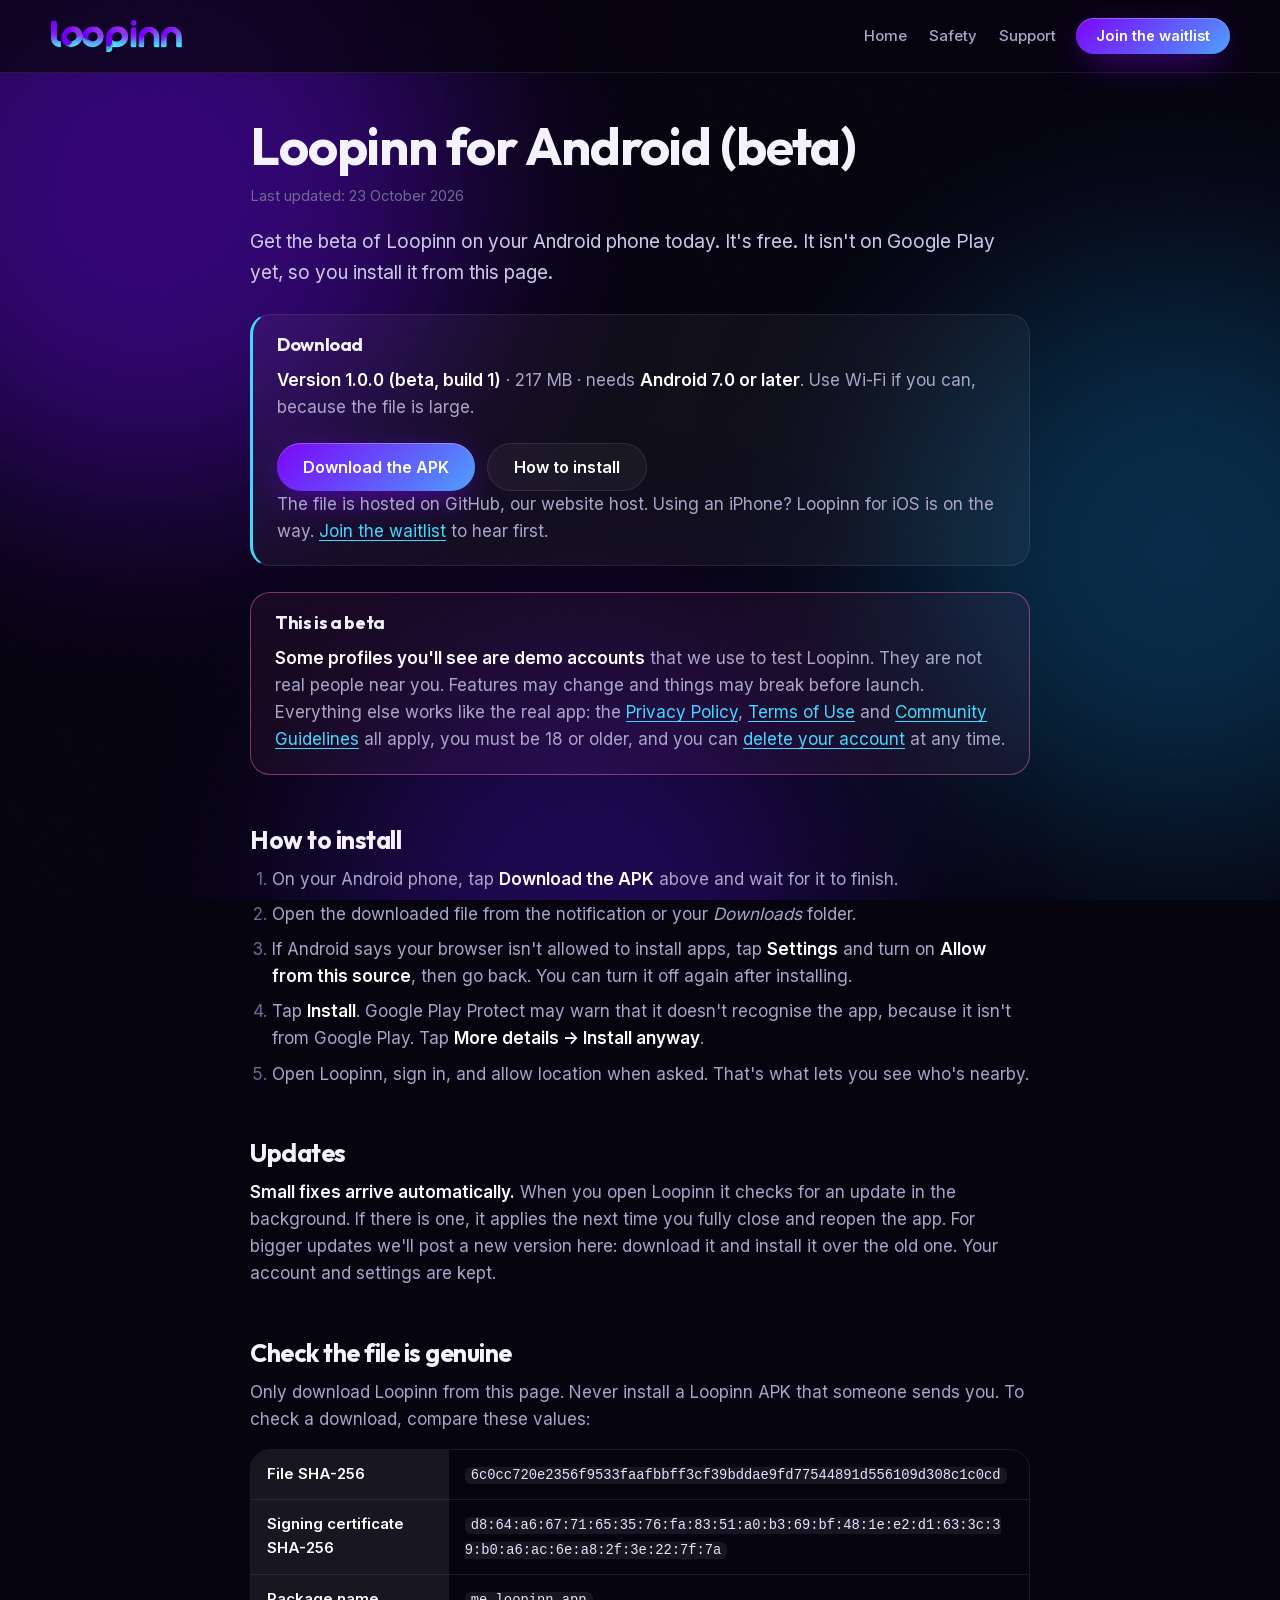
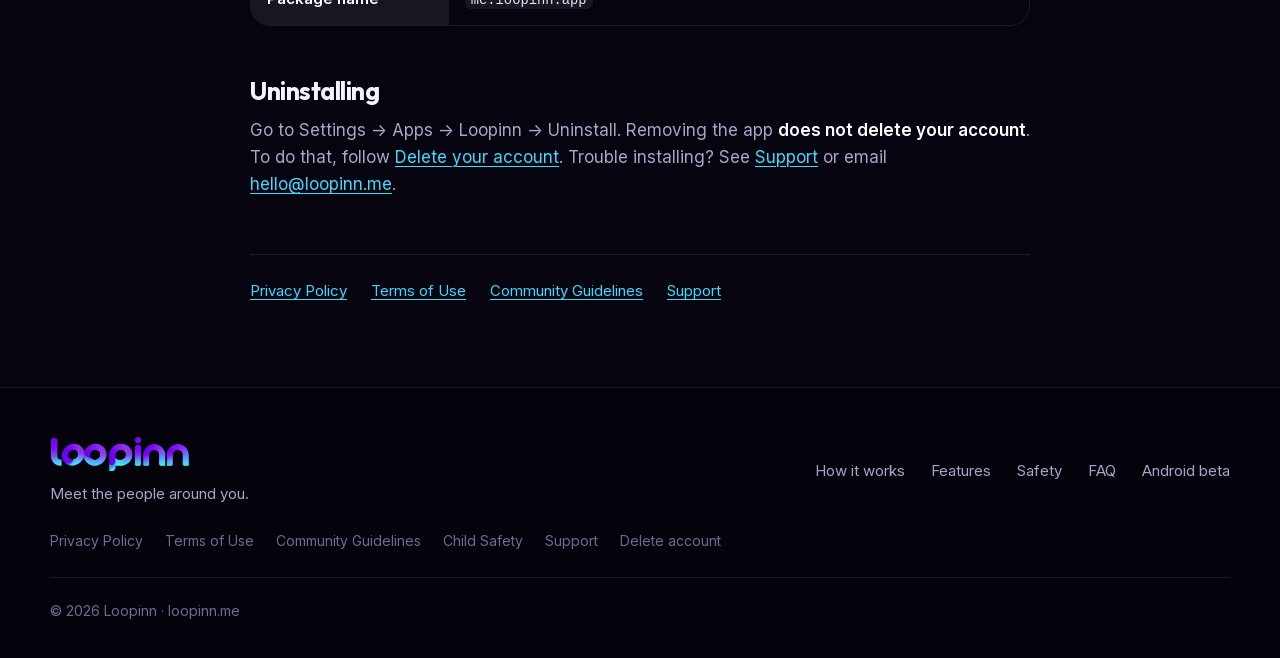
<file: android.html>
<!doctype html>
<html lang="en">
<head>
  <meta charset="utf-8">
  <meta name="viewport" content="width=device-width, initial-scale=1, viewport-fit=cover">
  <title>Download Loopinn for Android (beta) — Loopinn</title>
  <meta name="description" content="Download the Loopinn Android beta (APK) and see who's around you. Install steps, requirements, automatic updates and how to check the file is genuine.">
  <meta name="theme-color" content="#06040F">
  <meta name="robots" content="index,follow,max-image-preview:large">
  <link rel="canonical" href="https://loopinn.me/android.html">

  <meta property="og:type" content="website">
  <meta property="og:site_name" content="Loopinn">
  <meta property="og:title" content="Download Loopinn for Android (beta) — Loopinn">
  <meta property="og:description" content="Download the Loopinn Android beta (APK) and see who's around you. Install steps, requirements, automatic updates and how to check the file is genuine.">
  <meta property="og:url" content="https://loopinn.me/android.html">
  <meta property="og:image" content="https://loopinn.me/assets/og-image.png">
  <meta property="og:image:width" content="1200">
  <meta property="og:image:height" content="630">
  <meta property="og:image:alt" content="Loopinn — meet the people around you">
  <meta property="og:locale" content="en_US">
  <meta name="twitter:card" content="summary_large_image">
  <meta name="twitter:title" content="Download Loopinn for Android (beta) — Loopinn">
  <meta name="twitter:description" content="Download the Loopinn Android beta (APK) and see who's around you. Install steps, requirements, automatic updates and how to check the file is genuine.">
  <meta name="twitter:image" content="https://loopinn.me/assets/og-image.png">

  <link rel="icon" href="assets/logo/favicon.ico" sizes="any">
  <link rel="icon" type="image/png" sizes="48x48" href="assets/logo/favicon-48.png">
  <link rel="icon" type="image/png" sizes="32x32" href="assets/logo/favicon-32.png">
  <link rel="apple-touch-icon" href="assets/logo/apple-touch-icon.png">

  <link rel="preload" href="assets/fonts/Inter-Regular.woff2" as="font" type="font/woff2" crossorigin>
  <link rel="preload" href="assets/fonts/Outfit-Bold.woff2" as="font" type="font/woff2" crossorigin>
  <link rel="stylesheet" href="css/styles.css">

  <script type="application/ld+json">
{
  "@context": "https://schema.org",
  "@graph": [
    {
      "@type": "WebPage",
      "@id": "https://loopinn.me/android.html#page",
      "url": "https://loopinn.me/android.html",
      "name": "Download Loopinn for Android (beta) — Loopinn",
      "description": "Download the Loopinn Android beta (APK) and see who's around you. Install steps, requirements, automatic updates and how to check the file is genuine.",
      "inLanguage": "en",
      "dateModified": "2026-10-23",
      "isPartOf": {
        "@id": "https://loopinn.me/#website"
      },
      "publisher": {
        "@id": "https://loopinn.me/#org"
      },
      "mainEntity": {
        "@id": "https://loopinn.me/android.html#app"
      }
    },
    {
      "@type": "MobileApplication",
      "@id": "https://loopinn.me/android.html#app",
      "name": "Loopinn",
      "operatingSystem": "Android 7.0 or later",
      "applicationCategory": "SocialNetworkingApplication",
      "softwareVersion": "1.0.0 (beta)",
      "fileSize": "217 MB",
      "downloadUrl": "https://github.com/arunlals89/loopinn.me/releases/latest/download/loopinn-android-beta.apk",
      "offers": {
        "@type": "Offer",
        "price": "0",
        "priceCurrency": "USD"
      },
      "publisher": {
        "@id": "https://loopinn.me/#org"
      }
    },
    {
      "@type": "BreadcrumbList",
      "itemListElement": [
        {
          "@type": "ListItem",
          "position": 1,
          "name": "Loopinn",
          "item": "https://loopinn.me/"
        },
        {
          "@type": "ListItem",
          "position": 2,
          "name": "Android beta",
          "item": "https://loopinn.me/android.html"
        }
      ]
    }
  ]
}
  </script>
</head>
<body>
<a class="skip-link" href="#main">Skip to content</a>
<div class="bg-glow" aria-hidden="true"><i></i><i></i><i></i></div>

<header class="nav scrolled">
  <div class="container nav-inner nav-doc">
    <a class="brand" href="./" aria-label="Loopinn home"><img src="assets/logo/loopinn-wordmark-sm.png" alt="Loopinn" width="480" height="123"></a>
    <nav class="nav-links" aria-label="Primary">
      <a href="./">Home</a>
      <a href="community-guidelines.html">Safety</a>
      <a href="support.html">Support</a>
    </nav>
    <a class="btn btn-primary btn-sm nav-cta" href="./#waitlist">Join the waitlist</a>
  </div>
</header>

<main class="container doc" id="main">
    <h1>Loopinn for Android (beta)</h1>
    <p class="meta">Last updated: 23 October 2026</p>
    <p class="lede">Get the beta of Loopinn on your Android phone today. It's free. It isn't on Google Play yet, so you install it from this page.</p>

    <div class="box key">
      <h2>Download</h2>
      <p><strong>Version 1.0.0 (beta, build 1)</strong> · 217 MB · needs <strong>Android 7.0 or later</strong>. Use Wi-Fi if you can, because the file is large.</p>
      <div class="cta-row"><a class="btn btn-primary" href="https://github.com/arunlals89/loopinn.me/releases/latest/download/loopinn-android-beta.apk">Download the APK</a><a class="btn btn-ghost" href="#install">How to install</a></div>
      <p>The file is hosted on GitHub, our website host. Using an iPhone? Loopinn for iOS is on the way. <a href="./#waitlist">Join the waitlist</a> to hear first.</p>
    </div>

    <div class="box alert">
      <h2>This is a beta</h2>
      <p><strong>Some profiles you'll see are demo accounts</strong> that we use to test Loopinn. They are not real people near you. Features may change and things may break before launch. Everything else works like the real app: the <a href="privacy.html">Privacy Policy</a>, <a href="terms.html">Terms of Use</a> and <a href="community-guidelines.html">Community Guidelines</a> all apply, you must be 18 or older, and you can <a href="delete-account.html">delete your account</a> at any time.</p>
    </div>

    <h2 id="install">How to install</h2>
    <ol>
      <li>On your Android phone, tap <strong>Download the APK</strong> above and wait for it to finish.</li>
      <li>Open the downloaded file from the notification or your <em>Downloads</em> folder.</li>
      <li>If Android says your browser isn't allowed to install apps, tap <strong>Settings</strong> and turn on <strong>Allow from this source</strong>, then go back. You can turn it off again after installing.</li>
      <li>Tap <strong>Install</strong>. Google Play Protect may warn that it doesn't recognise the app, because it isn't from Google Play. Tap <strong>More details → Install anyway</strong>.</li>
      <li>Open Loopinn, sign in, and allow location when asked. That's what lets you see who's nearby.</li>
    </ol>

    <h2 id="updates">Updates</h2>
    <p><strong>Small fixes arrive automatically.</strong> When you open Loopinn it checks for an update in the background. If there is one, it applies the next time you fully close and reopen the app. For bigger updates we'll post a new version here: download it and install it over the old one. Your account and settings are kept.</p>

    <h2 id="verify">Check the file is genuine</h2>
    <p>Only download Loopinn from this page. Never install a Loopinn APK that someone sends you. To check a download, compare these values:</p>
    <div class="table-wrap"><table>
      <tr><th>File SHA-256</th><td><code>6c0cc720e2356f9533faafbbff3cf39bddae9fd77544891d556109d308c1c0cd</code></td></tr>
      <tr><th>Signing certificate SHA-256</th><td><code>d8:64:a6:67:71:65:35:76:fa:83:51:a0:b3:69:bf:48:1e:e2:d1:63:3c:39:b0:a6:ac:6e:a8:2f:3e:22:7f:7a</code></td></tr>
      <tr><th>Package name</th><td><code>me.loopinn.app</code></td></tr>
    </table></div>

    <h2 id="uninstall">Uninstalling</h2>
    <p>Go to Settings → Apps → Loopinn → Uninstall. Removing the app <strong>does not delete your account</strong>. To do that, follow <a href="delete-account.html">Delete your account</a>. Trouble installing? See <a href="support.html">Support</a> or email <a href="mailto:hello@loopinn.me">hello@loopinn.me</a>.</p>

    <nav class="related" aria-label="Related pages"><a href="privacy.html">Privacy Policy</a><a href="terms.html">Terms of Use</a><a href="community-guidelines.html">Community Guidelines</a><a href="support.html">Support</a></nav>
</main>

<footer class="footer">
  <div class="container footer-inner">
    <div class="footer-brand">
      <img src="assets/logo/loopinn-wordmark-sm.png" alt="Loopinn" width="480" height="123" loading="lazy">
      <p>Meet the people around you.</p>
    </div>
    <nav class="footer-links" aria-label="Footer">
      <a href="./#how">How it works</a><a href="./#features">Features</a><a href="./#safety">Safety</a><a href="./#faq">FAQ</a><a href="android.html">Android beta</a>
    </nav>
    <nav class="footer-legal" aria-label="Legal">
      <a href="privacy.html">Privacy Policy</a><a href="terms.html">Terms of Use</a><a href="community-guidelines.html">Community Guidelines</a><a href="child-safety.html">Child Safety</a><a href="support.html">Support</a><a href="delete-account.html">Delete account</a>
    </nav>
    <p class="copy">© <span id="year">2026</span> Loopinn · <a href="https://loopinn.me">loopinn.me</a></p>
  </div>
</footer>
<script>document.getElementById('year').textContent = new Date().getFullYear()</script>
</body>
</html>
</file>
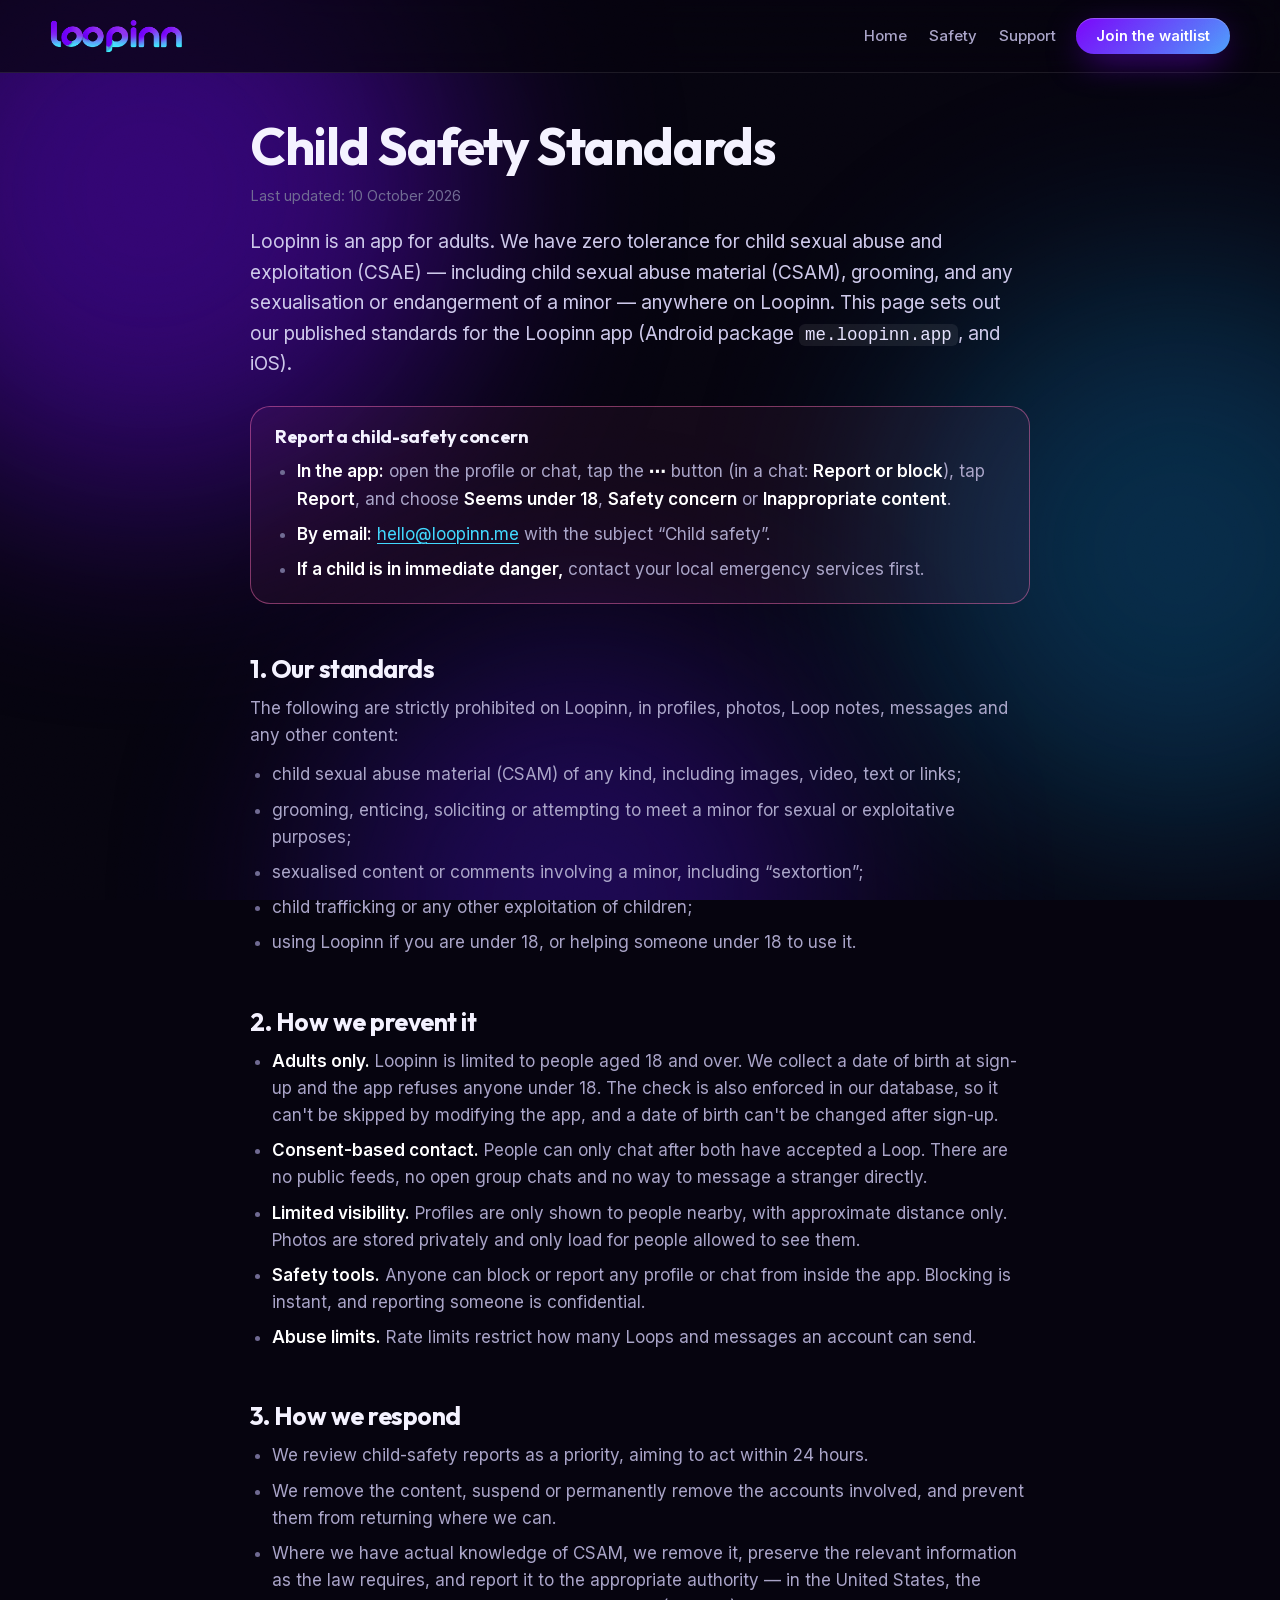
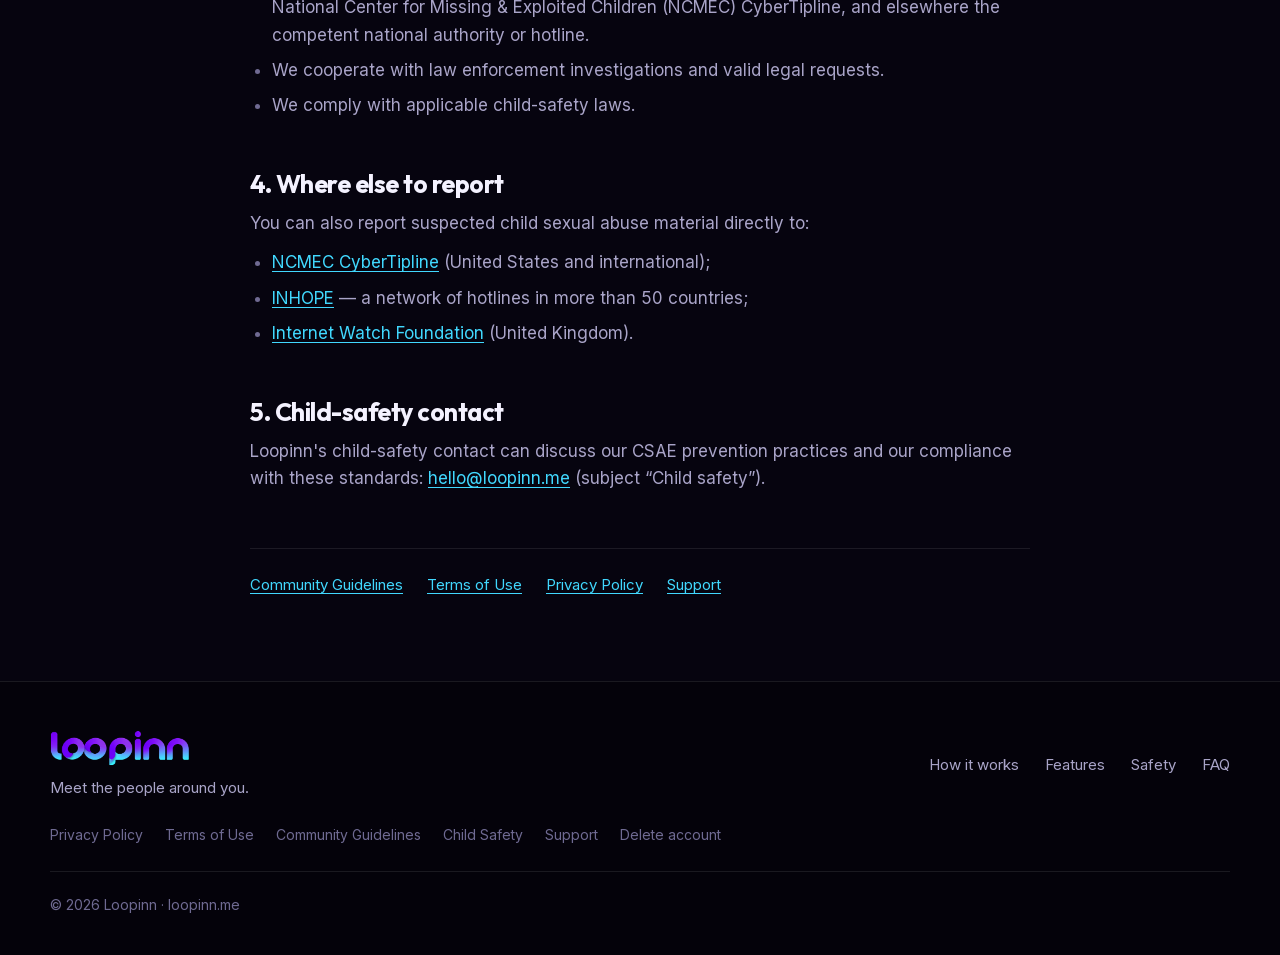
<file: child-safety.html>
<!doctype html>
<html lang="en">
<head>
  <meta charset="utf-8">
  <meta name="viewport" content="width=device-width, initial-scale=1, viewport-fit=cover">
  <title>Child Safety Standards — Loopinn</title>
  <meta name="description" content="Loopinn's child safety standards: adults-only (18+), zero tolerance for child sexual abuse and exploitation, how to report and how we respond.">
  <meta name="theme-color" content="#06040F">
  <meta name="robots" content="index,follow,max-image-preview:large">
  <link rel="canonical" href="https://loopinn.me/child-safety.html">

  <meta property="og:type" content="website">
  <meta property="og:site_name" content="Loopinn">
  <meta property="og:title" content="Child Safety Standards — Loopinn">
  <meta property="og:description" content="Loopinn's child safety standards: adults-only (18+), zero tolerance for child sexual abuse and exploitation, how to report and how we respond.">
  <meta property="og:url" content="https://loopinn.me/child-safety.html">
  <meta property="og:image" content="https://loopinn.me/assets/og-image.png">
  <meta property="og:image:width" content="1200">
  <meta property="og:image:height" content="630">
  <meta property="og:image:alt" content="Loopinn — meet the people around you">
  <meta property="og:locale" content="en_US">
  <meta name="twitter:card" content="summary_large_image">
  <meta name="twitter:title" content="Child Safety Standards — Loopinn">
  <meta name="twitter:description" content="Loopinn's child safety standards: adults-only (18+), zero tolerance for child sexual abuse and exploitation, how to report and how we respond.">
  <meta name="twitter:image" content="https://loopinn.me/assets/og-image.png">

  <link rel="icon" href="assets/logo/favicon.ico" sizes="any">
  <link rel="icon" type="image/png" sizes="48x48" href="assets/logo/favicon-48.png">
  <link rel="icon" type="image/png" sizes="32x32" href="assets/logo/favicon-32.png">
  <link rel="apple-touch-icon" href="assets/logo/apple-touch-icon.png">

  <link rel="preload" href="assets/fonts/Inter-Regular.woff2" as="font" type="font/woff2" crossorigin>
  <link rel="preload" href="assets/fonts/Outfit-Bold.woff2" as="font" type="font/woff2" crossorigin>
  <link rel="stylesheet" href="css/styles.css">

  <script type="application/ld+json">
{
  "@context": "https://schema.org",
  "@graph": [
    {
      "@type": "WebPage",
      "@id": "https://loopinn.me/child-safety.html#page",
      "url": "https://loopinn.me/child-safety.html",
      "name": "Child Safety Standards — Loopinn",
      "description": "Loopinn's child safety standards: adults-only (18+), zero tolerance for child sexual abuse and exploitation, how to report and how we respond.",
      "inLanguage": "en",
      "dateModified": "2026-10-10",
      "isPartOf": {
        "@id": "https://loopinn.me/#website"
      },
      "publisher": {
        "@id": "https://loopinn.me/#org"
      }
    },
    {
      "@type": "BreadcrumbList",
      "itemListElement": [
        {
          "@type": "ListItem",
          "position": 1,
          "name": "Loopinn",
          "item": "https://loopinn.me/"
        },
        {
          "@type": "ListItem",
          "position": 2,
          "name": "Child Safety Standards",
          "item": "https://loopinn.me/child-safety.html"
        }
      ]
    }
  ]
}
  </script>
</head>
<body>
<a class="skip-link" href="#main">Skip to content</a>
<div class="bg-glow" aria-hidden="true"><i></i><i></i><i></i></div>

<header class="nav scrolled">
  <div class="container nav-inner nav-doc">
    <a class="brand" href="./" aria-label="Loopinn home"><img src="assets/logo/loopinn-wordmark-sm.png" alt="Loopinn" width="480" height="123"></a>
    <nav class="nav-links" aria-label="Primary">
      <a href="./">Home</a>
      <a href="community-guidelines.html">Safety</a>
      <a href="support.html">Support</a>
    </nav>
    <a class="btn btn-primary btn-sm nav-cta" href="./#waitlist">Join the waitlist</a>
  </div>
</header>

<main class="container doc" id="main">
    <h1>Child Safety Standards</h1>
    <p class="meta">Last updated: 10 October 2026</p>
    <p class="lede">Loopinn is an app for adults. We have zero tolerance for child sexual abuse and exploitation (CSAE) — including child sexual abuse material (CSAM), grooming, and any sexualisation or endangerment of a minor — anywhere on Loopinn. This page sets out our published standards for the Loopinn app (Android package <code>me.loopinn.app</code>, and iOS).</p>

    <div class="box alert">
      <h2>Report a child-safety concern</h2>
      <ul>
        <li><strong>In the app:</strong> open the profile or chat, tap the <strong>⋯</strong> button (in a chat: <strong>Report or block</strong>), tap <strong>Report</strong>, and choose <strong>Seems under 18</strong>, <strong>Safety concern</strong> or <strong>Inappropriate content</strong>.</li>
        <li><strong>By email:</strong> <a href="mailto:hello@loopinn.me?subject=Child%20safety">hello@loopinn.me</a> with the subject “Child safety”.</li>
        <li><strong>If a child is in immediate danger,</strong> contact your local emergency services first.</li>
      </ul>
    </div>

    <h2 id="standards">1. Our standards</h2>
    <p>The following are strictly prohibited on Loopinn, in profiles, photos, Loop notes, messages and any other content:</p>
    <ul>
      <li>child sexual abuse material (CSAM) of any kind, including images, video, text or links;</li>
      <li>grooming, enticing, soliciting or attempting to meet a minor for sexual or exploitative purposes;</li>
      <li>sexualised content or comments involving a minor, including “sextortion”;</li>
      <li>child trafficking or any other exploitation of children;</li>
      <li>using Loopinn if you are under 18, or helping someone under 18 to use it.</li>
    </ul>

    <h2 id="prevention">2. How we prevent it</h2>
    <ul>
      <li><strong>Adults only.</strong> Loopinn is limited to people aged 18 and over. We collect a date of birth at sign-up and the app refuses anyone under 18. The check is also enforced in our database, so it can't be skipped by modifying the app, and a date of birth can't be changed after sign-up.</li>
      <li><strong>Consent-based contact.</strong> People can only chat after both have accepted a Loop. There are no public feeds, no open group chats and no way to message a stranger directly.</li>
      <li><strong>Limited visibility.</strong> Profiles are only shown to people nearby, with approximate distance only. Photos are stored privately and only load for people allowed to see them.</li>
      <li><strong>Safety tools.</strong> Anyone can block or report any profile or chat from inside the app. Blocking is instant, and reporting someone is confidential.</li>
      <li><strong>Abuse limits.</strong> Rate limits restrict how many Loops and messages an account can send.</li>
    </ul>

    <h2 id="response">3. How we respond</h2>
    <ul>
      <li>We review child-safety reports as a priority, aiming to act within 24 hours.</li>
      <li>We remove the content, suspend or permanently remove the accounts involved, and prevent them from returning where we can.</li>
      <li>Where we have actual knowledge of CSAM, we remove it, preserve the relevant information as the law requires, and report it to the appropriate authority — in the United States, the National Center for Missing &amp; Exploited Children (NCMEC) CyberTipline, and elsewhere the competent national authority or hotline.</li>
      <li>We cooperate with law enforcement investigations and valid legal requests.</li>
      <li>We comply with applicable child-safety laws.</li>
    </ul>

    <h2 id="report">4. Where else to report</h2>
    <p>You can also report suspected child sexual abuse material directly to:</p>
    <ul>
      <li><a href="https://report.cybertip.org">NCMEC CyberTipline</a> (United States and international);</li>
      <li><a href="https://www.inhope.org/EN/articles/report-illegal-content">INHOPE</a> — a network of hotlines in more than 50 countries;</li>
      <li><a href="https://report.iwf.org.uk">Internet Watch Foundation</a> (United Kingdom).</li>
    </ul>

    <h2 id="contact">5. Child-safety contact</h2>
    <p>Loopinn's child-safety contact can discuss our CSAE prevention practices and our compliance with these standards: <a href="mailto:hello@loopinn.me?subject=Child%20safety">hello@loopinn.me</a> (subject “Child safety”).</p>

    <nav class="related" aria-label="Related pages"><a href="community-guidelines.html">Community Guidelines</a><a href="terms.html">Terms of Use</a><a href="privacy.html">Privacy Policy</a><a href="support.html">Support</a></nav>
</main>

<footer class="footer">
  <div class="container footer-inner">
    <div class="footer-brand">
      <img src="assets/logo/loopinn-wordmark-sm.png" alt="Loopinn" width="480" height="123" loading="lazy">
      <p>Meet the people around you.</p>
    </div>
    <nav class="footer-links" aria-label="Footer">
      <a href="./#how">How it works</a><a href="./#features">Features</a><a href="./#safety">Safety</a><a href="./#faq">FAQ</a>
    </nav>
    <nav class="footer-legal" aria-label="Legal">
      <a href="privacy.html">Privacy Policy</a><a href="terms.html">Terms of Use</a><a href="community-guidelines.html">Community Guidelines</a><a href="child-safety.html">Child Safety</a><a href="support.html">Support</a><a href="delete-account.html">Delete account</a>
    </nav>
    <p class="copy">© <span id="year">2026</span> Loopinn · <a href="https://loopinn.me">loopinn.me</a></p>
  </div>
</footer>
<script>document.getElementById('year').textContent = new Date().getFullYear()</script>
</body>
</html>
</file>
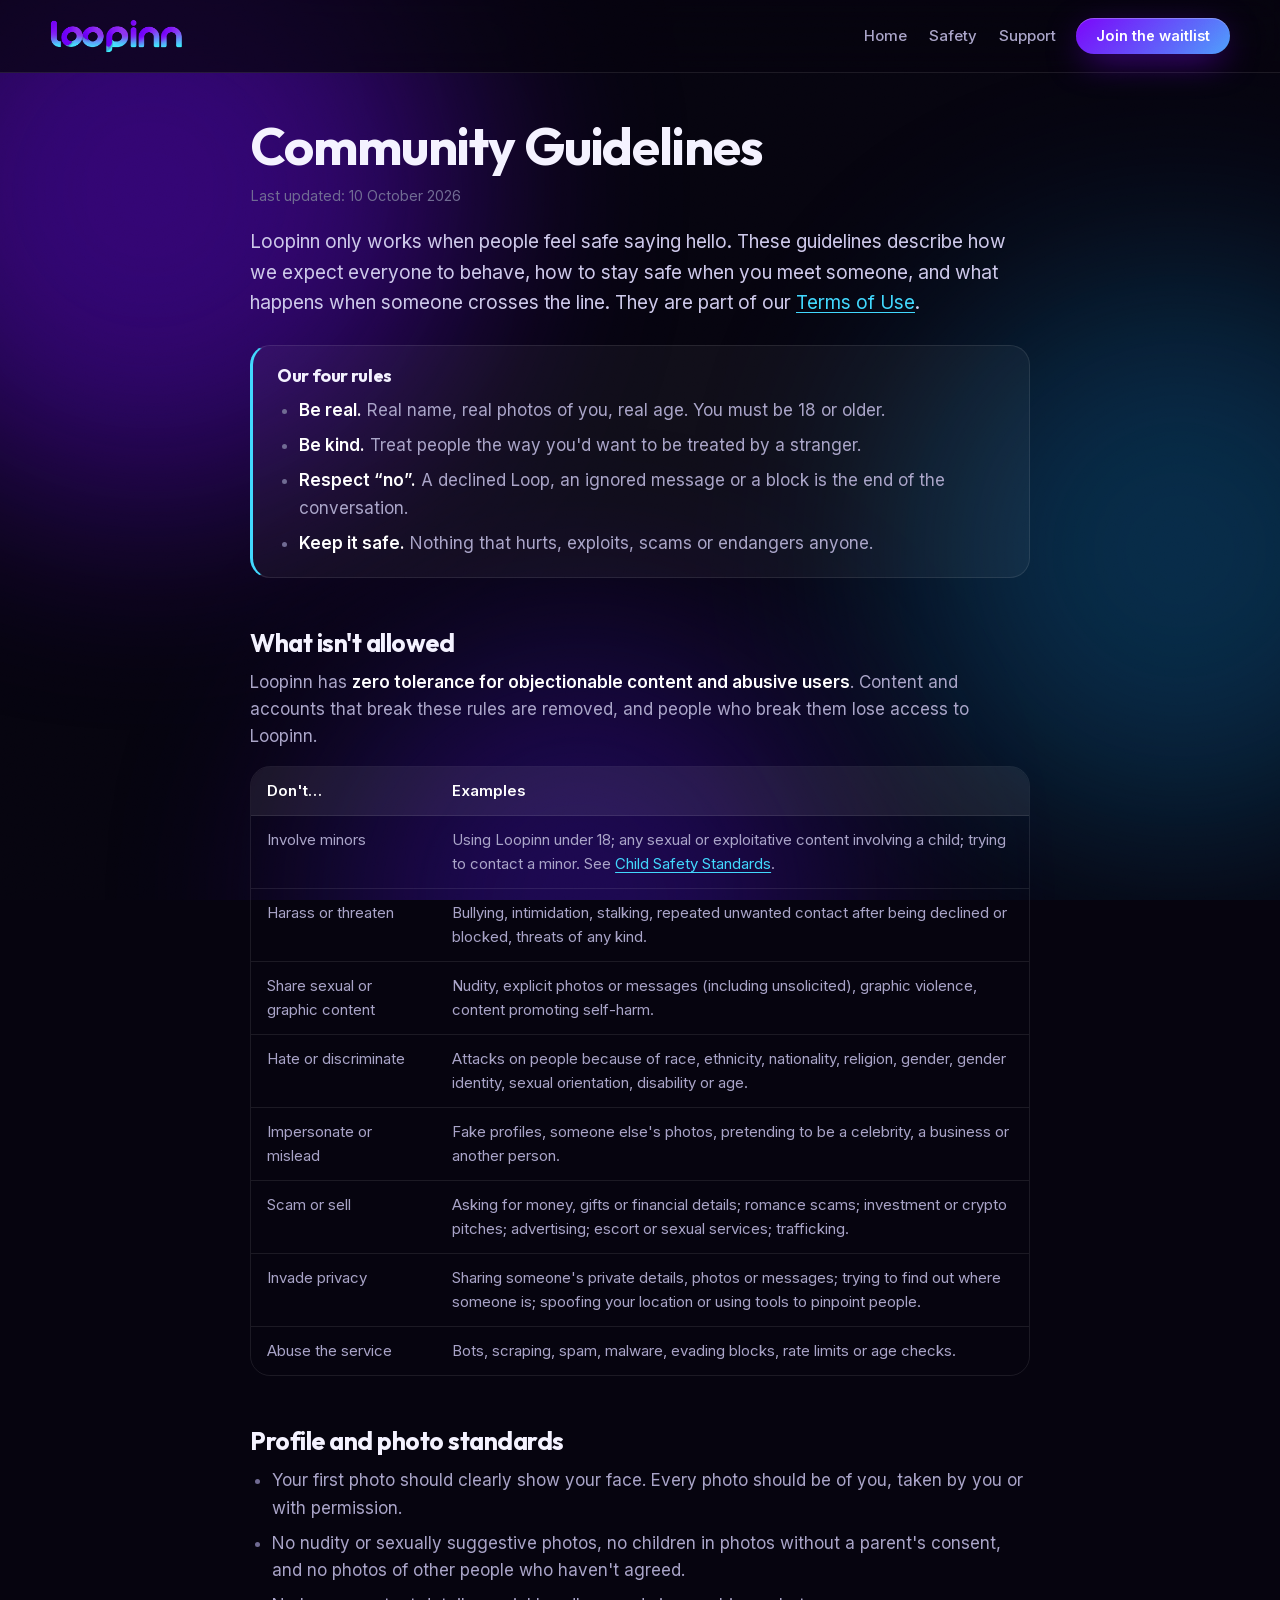
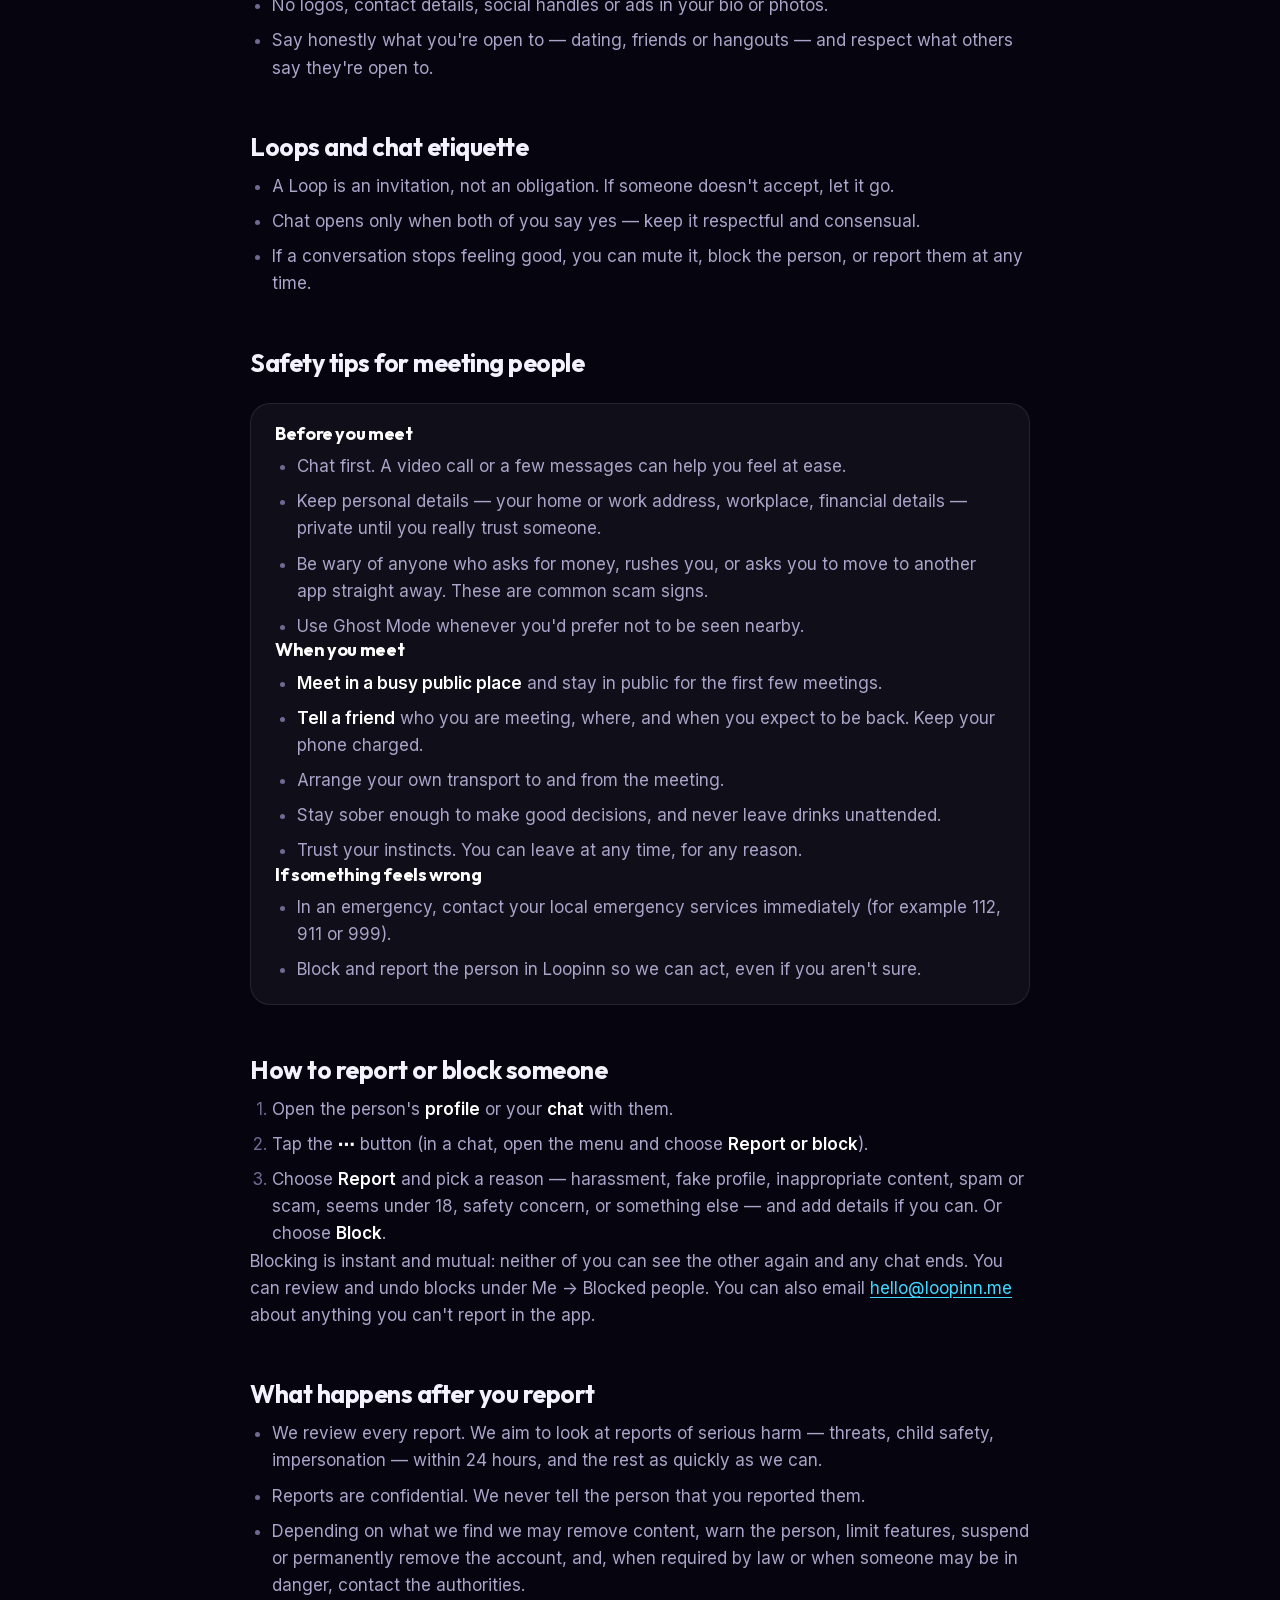
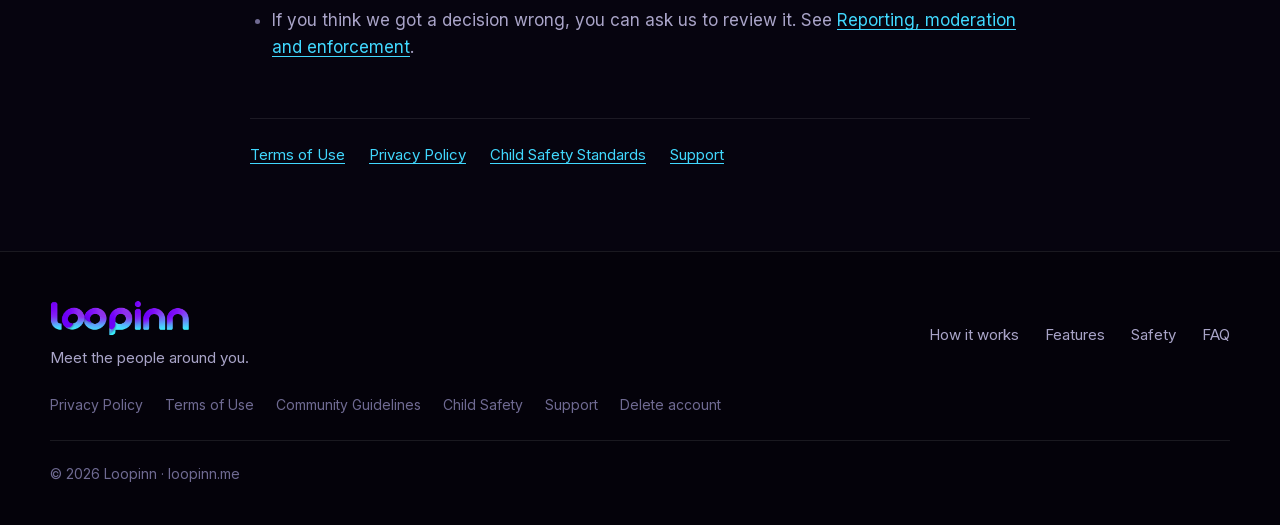
<file: community-guidelines.html>
<!doctype html>
<html lang="en">
<head>
  <meta charset="utf-8">
  <meta name="viewport" content="width=device-width, initial-scale=1, viewport-fit=cover">
  <title>Community Guidelines & Safety Tips — Loopinn</title>
  <meta name="description" content="Loopinn's community guidelines and safety tips for meeting people nearby: what's not allowed, how to report or block, and what happens next.">
  <meta name="theme-color" content="#06040F">
  <meta name="robots" content="index,follow,max-image-preview:large">
  <link rel="canonical" href="https://loopinn.me/community-guidelines.html">

  <meta property="og:type" content="website">
  <meta property="og:site_name" content="Loopinn">
  <meta property="og:title" content="Community Guidelines & Safety Tips — Loopinn">
  <meta property="og:description" content="Loopinn's community guidelines and safety tips for meeting people nearby: what's not allowed, how to report or block, and what happens next.">
  <meta property="og:url" content="https://loopinn.me/community-guidelines.html">
  <meta property="og:image" content="https://loopinn.me/assets/og-image.png">
  <meta property="og:image:width" content="1200">
  <meta property="og:image:height" content="630">
  <meta property="og:image:alt" content="Loopinn — meet the people around you">
  <meta property="og:locale" content="en_US">
  <meta name="twitter:card" content="summary_large_image">
  <meta name="twitter:title" content="Community Guidelines & Safety Tips — Loopinn">
  <meta name="twitter:description" content="Loopinn's community guidelines and safety tips for meeting people nearby: what's not allowed, how to report or block, and what happens next.">
  <meta name="twitter:image" content="https://loopinn.me/assets/og-image.png">

  <link rel="icon" href="assets/logo/favicon.ico" sizes="any">
  <link rel="icon" type="image/png" sizes="48x48" href="assets/logo/favicon-48.png">
  <link rel="icon" type="image/png" sizes="32x32" href="assets/logo/favicon-32.png">
  <link rel="apple-touch-icon" href="assets/logo/apple-touch-icon.png">

  <link rel="preload" href="assets/fonts/Inter-Regular.woff2" as="font" type="font/woff2" crossorigin>
  <link rel="preload" href="assets/fonts/Outfit-Bold.woff2" as="font" type="font/woff2" crossorigin>
  <link rel="stylesheet" href="css/styles.css">

  <script type="application/ld+json">
{
  "@context": "https://schema.org",
  "@graph": [
    {
      "@type": "WebPage",
      "@id": "https://loopinn.me/community-guidelines.html#page",
      "url": "https://loopinn.me/community-guidelines.html",
      "name": "Community Guidelines & Safety Tips — Loopinn",
      "description": "Loopinn's community guidelines and safety tips for meeting people nearby: what's not allowed, how to report or block, and what happens next.",
      "inLanguage": "en",
      "dateModified": "2026-10-10",
      "isPartOf": {
        "@id": "https://loopinn.me/#website"
      },
      "publisher": {
        "@id": "https://loopinn.me/#org"
      }
    },
    {
      "@type": "BreadcrumbList",
      "itemListElement": [
        {
          "@type": "ListItem",
          "position": 1,
          "name": "Loopinn",
          "item": "https://loopinn.me/"
        },
        {
          "@type": "ListItem",
          "position": 2,
          "name": "Community Guidelines",
          "item": "https://loopinn.me/community-guidelines.html"
        }
      ]
    }
  ]
}
  </script>
</head>
<body>
<a class="skip-link" href="#main">Skip to content</a>
<div class="bg-glow" aria-hidden="true"><i></i><i></i><i></i></div>

<header class="nav scrolled">
  <div class="container nav-inner nav-doc">
    <a class="brand" href="./" aria-label="Loopinn home"><img src="assets/logo/loopinn-wordmark-sm.png" alt="Loopinn" width="480" height="123"></a>
    <nav class="nav-links" aria-label="Primary">
      <a href="./">Home</a>
      <a href="community-guidelines.html">Safety</a>
      <a href="support.html">Support</a>
    </nav>
    <a class="btn btn-primary btn-sm nav-cta" href="./#waitlist">Join the waitlist</a>
  </div>
</header>

<main class="container doc" id="main">
    <h1>Community Guidelines</h1>
    <p class="meta">Last updated: 10 October 2026</p>
    <p class="lede">Loopinn only works when people feel safe saying hello. These guidelines describe how we expect everyone to behave, how to stay safe when you meet someone, and what happens when someone crosses the line. They are part of our <a href="terms.html">Terms of Use</a>.</p>

    <div class="box key">
      <h2>Our four rules</h2>
      <ul>
        <li><strong>Be real.</strong> Real name, real photos of you, real age. You must be 18 or older.</li>
        <li><strong>Be kind.</strong> Treat people the way you'd want to be treated by a stranger.</li>
        <li><strong>Respect “no”.</strong> A declined Loop, an ignored message or a block is the end of the conversation.</li>
        <li><strong>Keep it safe.</strong> Nothing that hurts, exploits, scams or endangers anyone.</li>
      </ul>
    </div>

    <h2 id="standards">What isn't allowed</h2>
    <p>Loopinn has <strong>zero tolerance for objectionable content and abusive users</strong>. Content and accounts that break these rules are removed, and people who break them lose access to Loopinn.</p>
    <div class="table-wrap"><table>
      <thead><tr><th>Don't…</th><th>Examples</th></tr></thead>
      <tbody>
        <tr><td>Involve minors</td><td>Using Loopinn under 18; any sexual or exploitative content involving a child; trying to contact a minor. See <a href="child-safety.html">Child Safety Standards</a>.</td></tr>
        <tr><td>Harass or threaten</td><td>Bullying, intimidation, stalking, repeated unwanted contact after being declined or blocked, threats of any kind.</td></tr>
        <tr><td>Share sexual or graphic content</td><td>Nudity, explicit photos or messages (including unsolicited), graphic violence, content promoting self-harm.</td></tr>
        <tr><td>Hate or discriminate</td><td>Attacks on people because of race, ethnicity, nationality, religion, gender, gender identity, sexual orientation, disability or age.</td></tr>
        <tr><td>Impersonate or mislead</td><td>Fake profiles, someone else's photos, pretending to be a celebrity, a business or another person.</td></tr>
        <tr><td>Scam or sell</td><td>Asking for money, gifts or financial details; romance scams; investment or crypto pitches; advertising; escort or sexual services; trafficking.</td></tr>
        <tr><td>Invade privacy</td><td>Sharing someone's private details, photos or messages; trying to find out where someone is; spoofing your location or using tools to pinpoint people.</td></tr>
        <tr><td>Abuse the service</td><td>Bots, scraping, spam, malware, evading blocks, rate limits or age checks.</td></tr>
      </tbody>
    </table></div>

    <h2 id="profiles">Profile and photo standards</h2>
    <ul>
      <li>Your first photo should clearly show your face. Every photo should be of you, taken by you or with permission.</li>
      <li>No nudity or sexually suggestive photos, no children in photos without a parent's consent, and no photos of other people who haven't agreed.</li>
      <li>No logos, contact details, social handles or ads in your bio or photos.</li>
      <li>Say honestly what you're open to — dating, friends or hangouts — and respect what others say they're open to.</li>
    </ul>

    <h2 id="messaging">Loops and chat etiquette</h2>
    <ul>
      <li>A Loop is an invitation, not an obligation. If someone doesn't accept, let it go.</li>
      <li>Chat opens only when both of you say yes — keep it respectful and consensual.</li>
      <li>If a conversation stops feeling good, you can mute it, block the person, or report them at any time.</li>
    </ul>

    <h2 id="safety-tips">Safety tips for meeting people</h2>
    <div class="box">
      <h3>Before you meet</h3>
      <ul>
        <li>Chat first. A video call or a few messages can help you feel at ease.</li>
        <li>Keep personal details — your home or work address, workplace, financial details — private until you really trust someone.</li>
        <li>Be wary of anyone who asks for money, rushes you, or asks you to move to another app straight away. These are common scam signs.</li>
        <li>Use Ghost Mode whenever you'd prefer not to be seen nearby.</li>
      </ul>
      <h3>When you meet</h3>
      <ul>
        <li><strong>Meet in a busy public place</strong> and stay in public for the first few meetings.</li>
        <li><strong>Tell a friend</strong> who you are meeting, where, and when you expect to be back. Keep your phone charged.</li>
        <li>Arrange your own transport to and from the meeting.</li>
        <li>Stay sober enough to make good decisions, and never leave drinks unattended.</li>
        <li>Trust your instincts. You can leave at any time, for any reason.</li>
      </ul>
      <h3>If something feels wrong</h3>
      <ul>
        <li>In an emergency, contact your local emergency services immediately (for example 112, 911 or 999).</li>
        <li>Block and report the person in Loopinn so we can act, even if you aren't sure.</li>
      </ul>
    </div>

    <h2 id="report">How to report or block someone</h2>
    <ol>
      <li>Open the person's <strong>profile</strong> or your <strong>chat</strong> with them.</li>
      <li>Tap the <strong>⋯</strong> button (in a chat, open the menu and choose <strong>Report or block</strong>).</li>
      <li>Choose <strong>Report</strong> and pick a reason — harassment, fake profile, inappropriate content, spam or scam, seems under 18, safety concern, or something else — and add details if you can. Or choose <strong>Block</strong>.</li>
    </ol>
    <p>Blocking is instant and mutual: neither of you can see the other again and any chat ends. You can review and undo blocks under Me → Blocked people. You can also email <a href="mailto:hello@loopinn.me">hello@loopinn.me</a> about anything you can't report in the app.</p>

    <h2 id="after">What happens after you report</h2>
    <ul>
      <li>We review every report. We aim to look at reports of serious harm — threats, child safety, impersonation — within 24 hours, and the rest as quickly as we can.</li>
      <li>Reports are confidential. We never tell the person that you reported them.</li>
      <li>Depending on what we find we may remove content, warn the person, limit features, suspend or permanently remove the account, and, when required by law or when someone may be in danger, contact the authorities.</li>
      <li>If you think we got a decision wrong, you can ask us to review it. See <a href="terms.html#enforcement">Reporting, moderation and enforcement</a>.</li>
    </ul>

    <nav class="related" aria-label="Related pages"><a href="terms.html">Terms of Use</a><a href="privacy.html">Privacy Policy</a><a href="child-safety.html">Child Safety Standards</a><a href="support.html">Support</a></nav>
</main>

<footer class="footer">
  <div class="container footer-inner">
    <div class="footer-brand">
      <img src="assets/logo/loopinn-wordmark-sm.png" alt="Loopinn" width="480" height="123" loading="lazy">
      <p>Meet the people around you.</p>
    </div>
    <nav class="footer-links" aria-label="Footer">
      <a href="./#how">How it works</a><a href="./#features">Features</a><a href="./#safety">Safety</a><a href="./#faq">FAQ</a>
    </nav>
    <nav class="footer-legal" aria-label="Legal">
      <a href="privacy.html">Privacy Policy</a><a href="terms.html">Terms of Use</a><a href="community-guidelines.html">Community Guidelines</a><a href="child-safety.html">Child Safety</a><a href="support.html">Support</a><a href="delete-account.html">Delete account</a>
    </nav>
    <p class="copy">© <span id="year">2026</span> Loopinn · <a href="https://loopinn.me">loopinn.me</a></p>
  </div>
</footer>
<script>document.getElementById('year').textContent = new Date().getFullYear()</script>
</body>
</html>
</file>
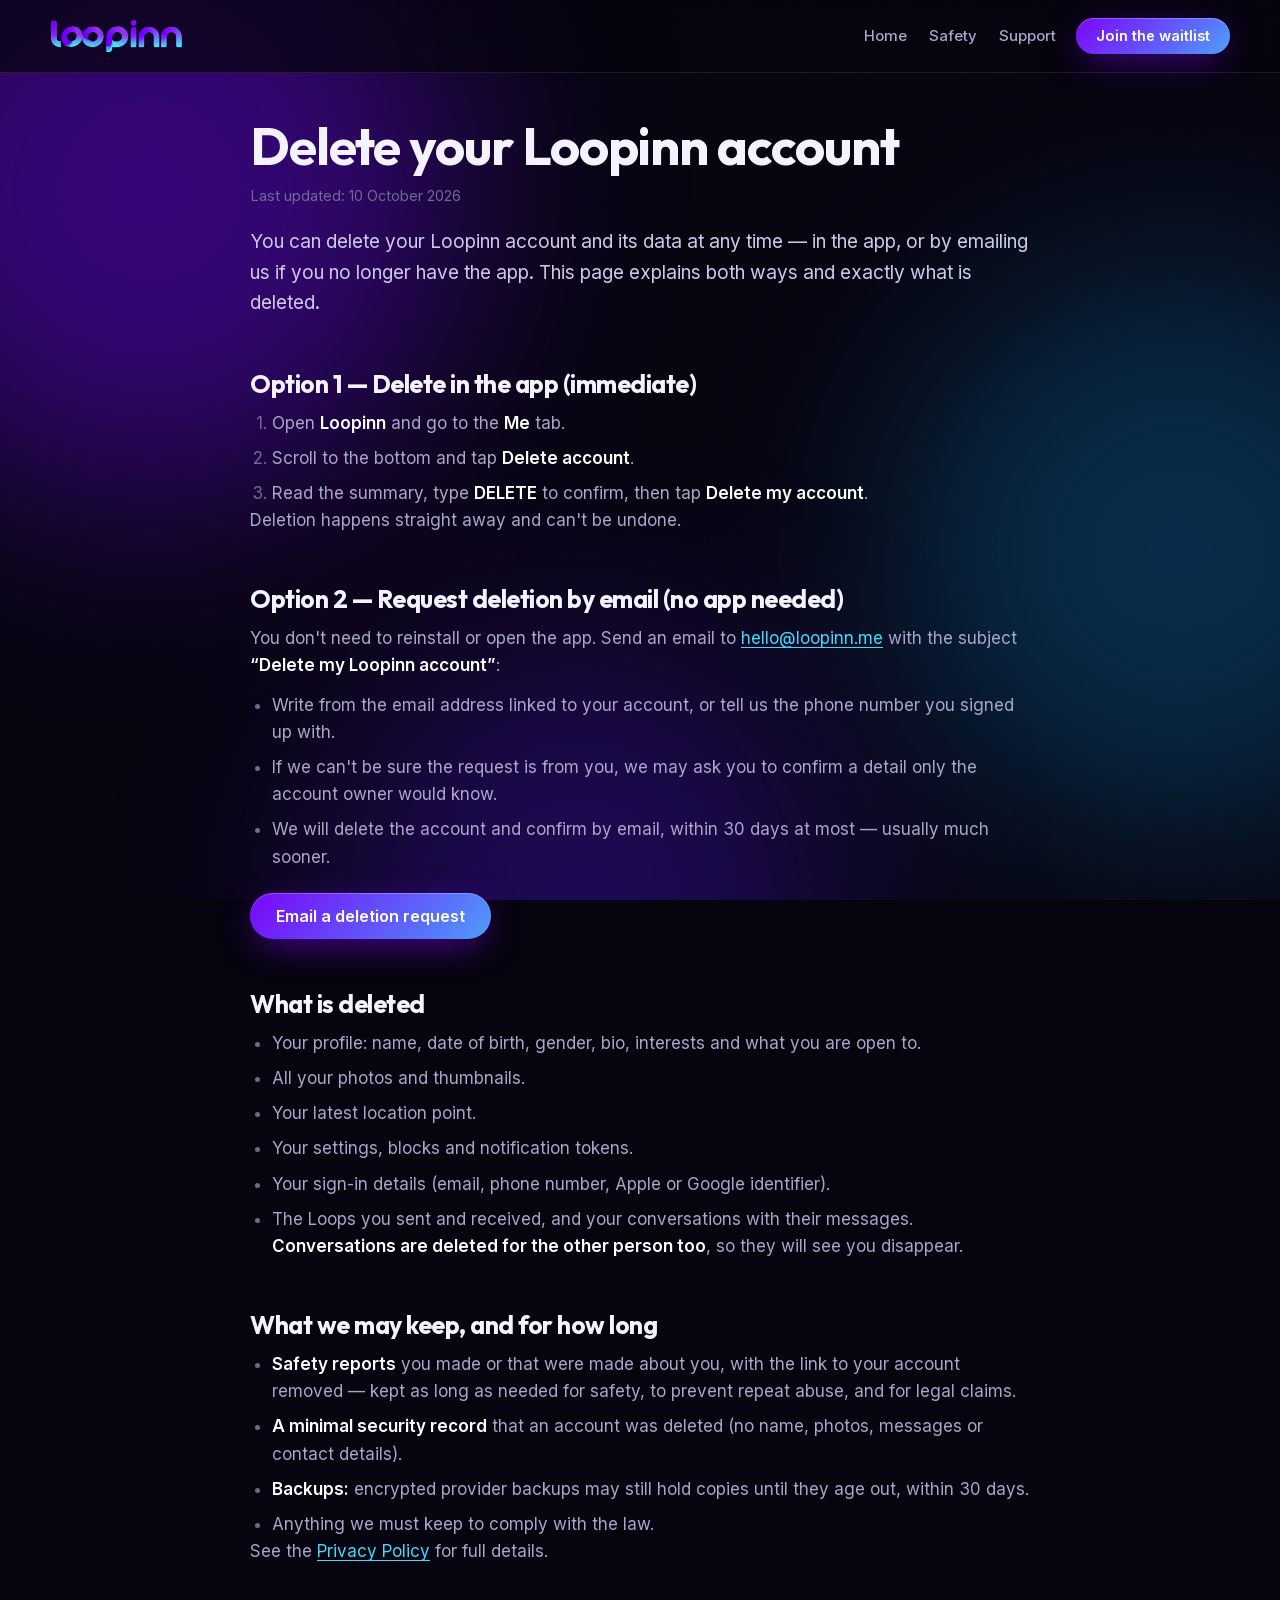
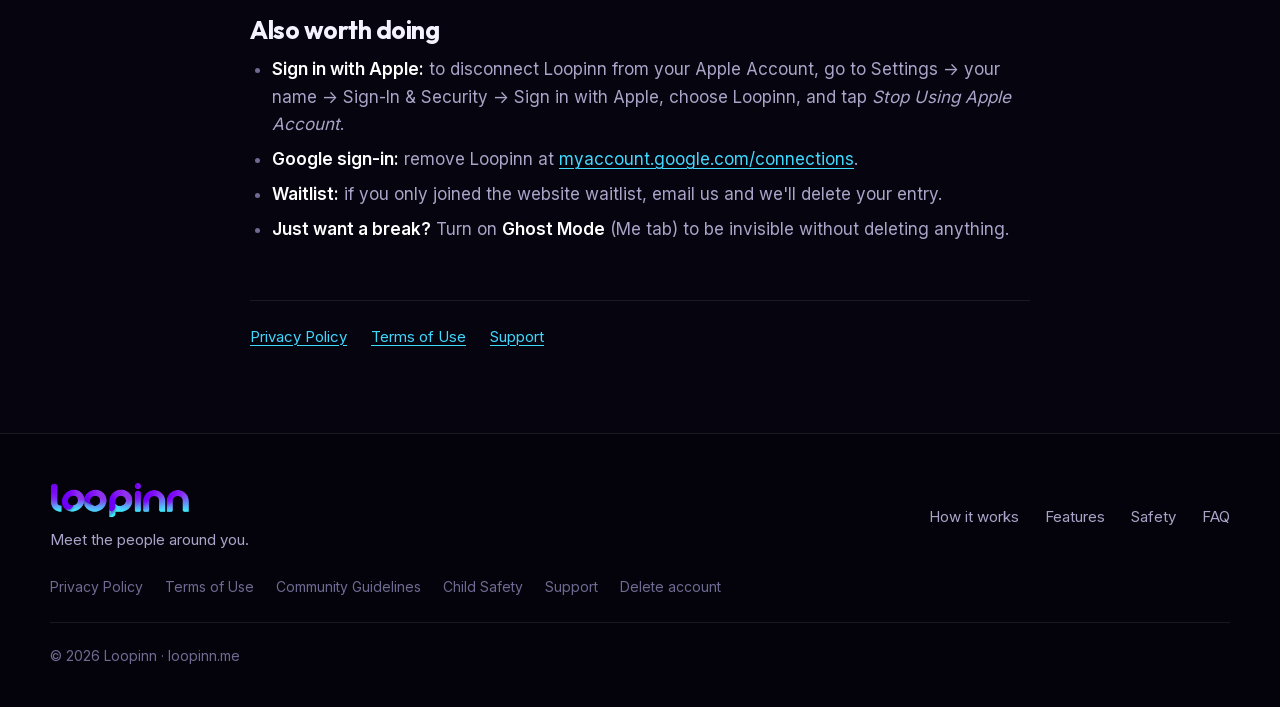
<file: delete-account.html>
<!doctype html>
<html lang="en">
<head>
  <meta charset="utf-8">
  <meta name="viewport" content="width=device-width, initial-scale=1, viewport-fit=cover">
  <title>Delete Your Loopinn Account</title>
  <meta name="description" content="Delete your Loopinn account in the app or by email. See exactly what data is deleted, what is kept and for how long.">
  <meta name="theme-color" content="#06040F">
  <meta name="robots" content="index,follow,max-image-preview:large">
  <link rel="canonical" href="https://loopinn.me/delete-account.html">

  <meta property="og:type" content="website">
  <meta property="og:site_name" content="Loopinn">
  <meta property="og:title" content="Delete Your Loopinn Account">
  <meta property="og:description" content="Delete your Loopinn account in the app or by email. See exactly what data is deleted, what is kept and for how long.">
  <meta property="og:url" content="https://loopinn.me/delete-account.html">
  <meta property="og:image" content="https://loopinn.me/assets/og-image.png">
  <meta property="og:image:width" content="1200">
  <meta property="og:image:height" content="630">
  <meta property="og:image:alt" content="Loopinn — meet the people around you">
  <meta property="og:locale" content="en_US">
  <meta name="twitter:card" content="summary_large_image">
  <meta name="twitter:title" content="Delete Your Loopinn Account">
  <meta name="twitter:description" content="Delete your Loopinn account in the app or by email. See exactly what data is deleted, what is kept and for how long.">
  <meta name="twitter:image" content="https://loopinn.me/assets/og-image.png">

  <link rel="icon" href="assets/logo/favicon.ico" sizes="any">
  <link rel="icon" type="image/png" sizes="48x48" href="assets/logo/favicon-48.png">
  <link rel="icon" type="image/png" sizes="32x32" href="assets/logo/favicon-32.png">
  <link rel="apple-touch-icon" href="assets/logo/apple-touch-icon.png">

  <link rel="preload" href="assets/fonts/Inter-Regular.woff2" as="font" type="font/woff2" crossorigin>
  <link rel="preload" href="assets/fonts/Outfit-Bold.woff2" as="font" type="font/woff2" crossorigin>
  <link rel="stylesheet" href="css/styles.css">

  <script type="application/ld+json">
{
  "@context": "https://schema.org",
  "@graph": [
    {
      "@type": "WebPage",
      "@id": "https://loopinn.me/delete-account.html#page",
      "url": "https://loopinn.me/delete-account.html",
      "name": "Delete Your Loopinn Account",
      "description": "Delete your Loopinn account in the app or by email. See exactly what data is deleted, what is kept and for how long.",
      "inLanguage": "en",
      "dateModified": "2026-10-10",
      "isPartOf": {
        "@id": "https://loopinn.me/#website"
      },
      "publisher": {
        "@id": "https://loopinn.me/#org"
      }
    },
    {
      "@type": "BreadcrumbList",
      "itemListElement": [
        {
          "@type": "ListItem",
          "position": 1,
          "name": "Loopinn",
          "item": "https://loopinn.me/"
        },
        {
          "@type": "ListItem",
          "position": 2,
          "name": "Delete your account",
          "item": "https://loopinn.me/delete-account.html"
        }
      ]
    }
  ]
}
  </script>
</head>
<body>
<a class="skip-link" href="#main">Skip to content</a>
<div class="bg-glow" aria-hidden="true"><i></i><i></i><i></i></div>

<header class="nav scrolled">
  <div class="container nav-inner nav-doc">
    <a class="brand" href="./" aria-label="Loopinn home"><img src="assets/logo/loopinn-wordmark-sm.png" alt="Loopinn" width="480" height="123"></a>
    <nav class="nav-links" aria-label="Primary">
      <a href="./">Home</a>
      <a href="community-guidelines.html">Safety</a>
      <a href="support.html">Support</a>
    </nav>
    <a class="btn btn-primary btn-sm nav-cta" href="./#waitlist">Join the waitlist</a>
  </div>
</header>

<main class="container doc" id="main">
    <h1>Delete your Loopinn account</h1>
    <p class="meta">Last updated: 10 October 2026</p>
    <p class="lede">You can delete your Loopinn account and its data at any time — in the app, or by emailing us if you no longer have the app. This page explains both ways and exactly what is deleted.</p>

    <h2 id="in-app">Option 1 — Delete in the app (immediate)</h2>
    <ol>
      <li>Open <strong>Loopinn</strong> and go to the <strong>Me</strong> tab.</li>
      <li>Scroll to the bottom and tap <strong>Delete account</strong>.</li>
      <li>Read the summary, type <strong>DELETE</strong> to confirm, then tap <strong>Delete my account</strong>.</li>
    </ol>
    <p>Deletion happens straight away and can't be undone.</p>

    <h2 id="by-email">Option 2 — Request deletion by email (no app needed)</h2>
    <p>You don't need to reinstall or open the app. Send an email to <a href="mailto:hello@loopinn.me?subject=Delete%20my%20Loopinn%20account">hello@loopinn.me</a> with the subject <strong>“Delete my Loopinn account”</strong>:</p>
    <ul>
      <li>Write from the email address linked to your account, or tell us the phone number you signed up with.</li>
      <li>If we can't be sure the request is from you, we may ask you to confirm a detail only the account owner would know.</li>
      <li>We will delete the account and confirm by email, within 30 days at most — usually much sooner.</li>
    </ul>
    <div class="cta-row"><a class="btn btn-primary" href="mailto:hello@loopinn.me?subject=Delete%20my%20Loopinn%20account&amp;body=Please%20delete%20my%20Loopinn%20account.%0A%0AAccount%20email%20or%20phone%3A%20">Email a deletion request</a></div>

    <h2 id="what-is-deleted">What is deleted</h2>
    <ul>
      <li>Your profile: name, date of birth, gender, bio, interests and what you are open to.</li>
      <li>All your photos and thumbnails.</li>
      <li>Your latest location point.</li>
      <li>Your settings, blocks and notification tokens.</li>
      <li>Your sign-in details (email, phone number, Apple or Google identifier).</li>
      <li>The Loops you sent and received, and your conversations with their messages. <strong>Conversations are deleted for the other person too</strong>, so they will see you disappear.</li>
    </ul>

    <h2 id="what-is-kept">What we may keep, and for how long</h2>
    <ul>
      <li><strong>Safety reports</strong> you made or that were made about you, with the link to your account removed — kept as long as needed for safety, to prevent repeat abuse, and for legal claims.</li>
      <li><strong>A minimal security record</strong> that an account was deleted (no name, photos, messages or contact details).</li>
      <li><strong>Backups:</strong> encrypted provider backups may still hold copies until they age out, within 30 days.</li>
      <li>Anything we must keep to comply with the law.</li>
    </ul>
    <p>See the <a href="privacy.html#retention">Privacy Policy</a> for full details.</p>

    <h2 id="other">Also worth doing</h2>
    <ul>
      <li><strong>Sign in with Apple:</strong> to disconnect Loopinn from your Apple Account, go to Settings → your name → Sign-In &amp; Security → Sign in with Apple, choose Loopinn, and tap <em>Stop Using Apple Account</em>.</li>
      <li><strong>Google sign-in:</strong> remove Loopinn at <a href="https://myaccount.google.com/connections">myaccount.google.com/connections</a>.</li>
      <li><strong>Waitlist:</strong> if you only joined the website waitlist, email us and we'll delete your entry.</li>
      <li><strong>Just want a break?</strong> Turn on <strong>Ghost Mode</strong> (Me tab) to be invisible without deleting anything.</li>
    </ul>

    <nav class="related" aria-label="Related pages"><a href="privacy.html">Privacy Policy</a><a href="terms.html">Terms of Use</a><a href="support.html">Support</a></nav>
</main>

<footer class="footer">
  <div class="container footer-inner">
    <div class="footer-brand">
      <img src="assets/logo/loopinn-wordmark-sm.png" alt="Loopinn" width="480" height="123" loading="lazy">
      <p>Meet the people around you.</p>
    </div>
    <nav class="footer-links" aria-label="Footer">
      <a href="./#how">How it works</a><a href="./#features">Features</a><a href="./#safety">Safety</a><a href="./#faq">FAQ</a>
    </nav>
    <nav class="footer-legal" aria-label="Legal">
      <a href="privacy.html">Privacy Policy</a><a href="terms.html">Terms of Use</a><a href="community-guidelines.html">Community Guidelines</a><a href="child-safety.html">Child Safety</a><a href="support.html">Support</a><a href="delete-account.html">Delete account</a>
    </nav>
    <p class="copy">© <span id="year">2026</span> Loopinn · <a href="https://loopinn.me">loopinn.me</a></p>
  </div>
</footer>
<script>document.getElementById('year').textContent = new Date().getFullYear()</script>
</body>
</html>
</file>
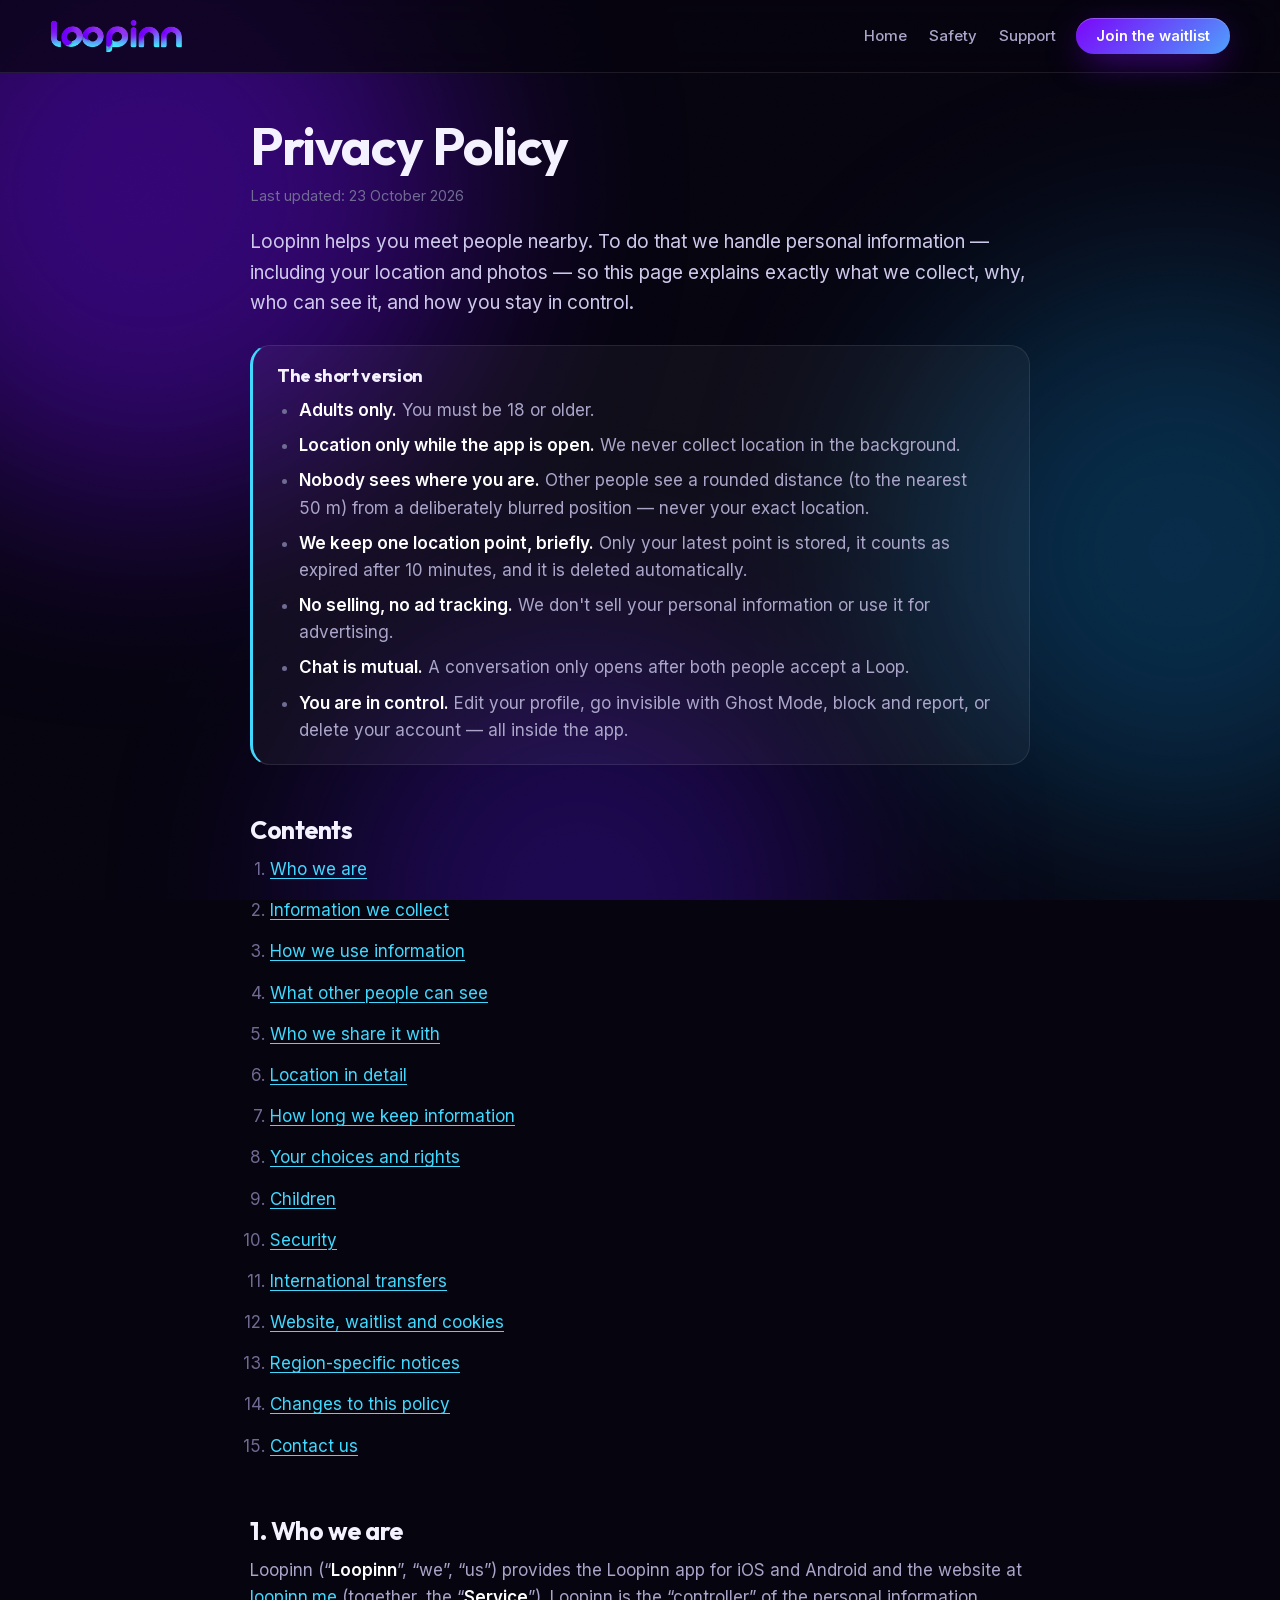
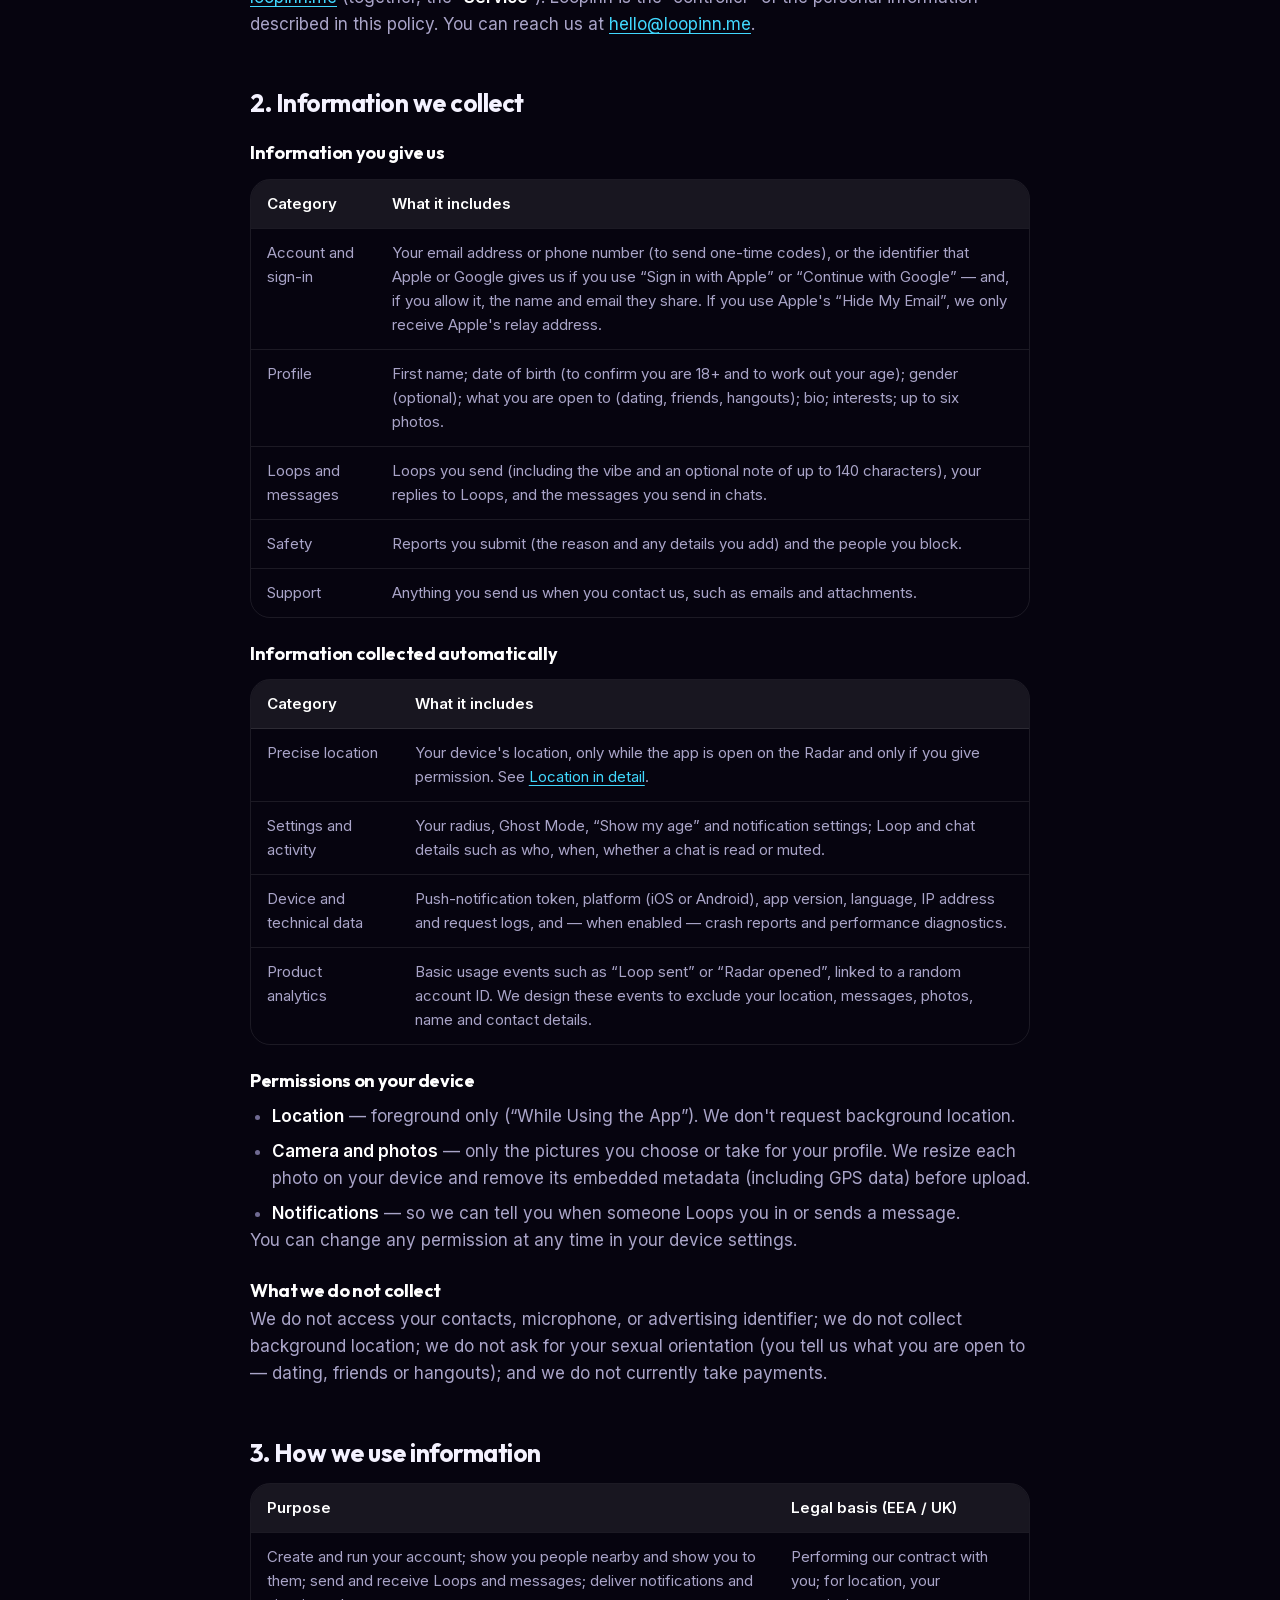
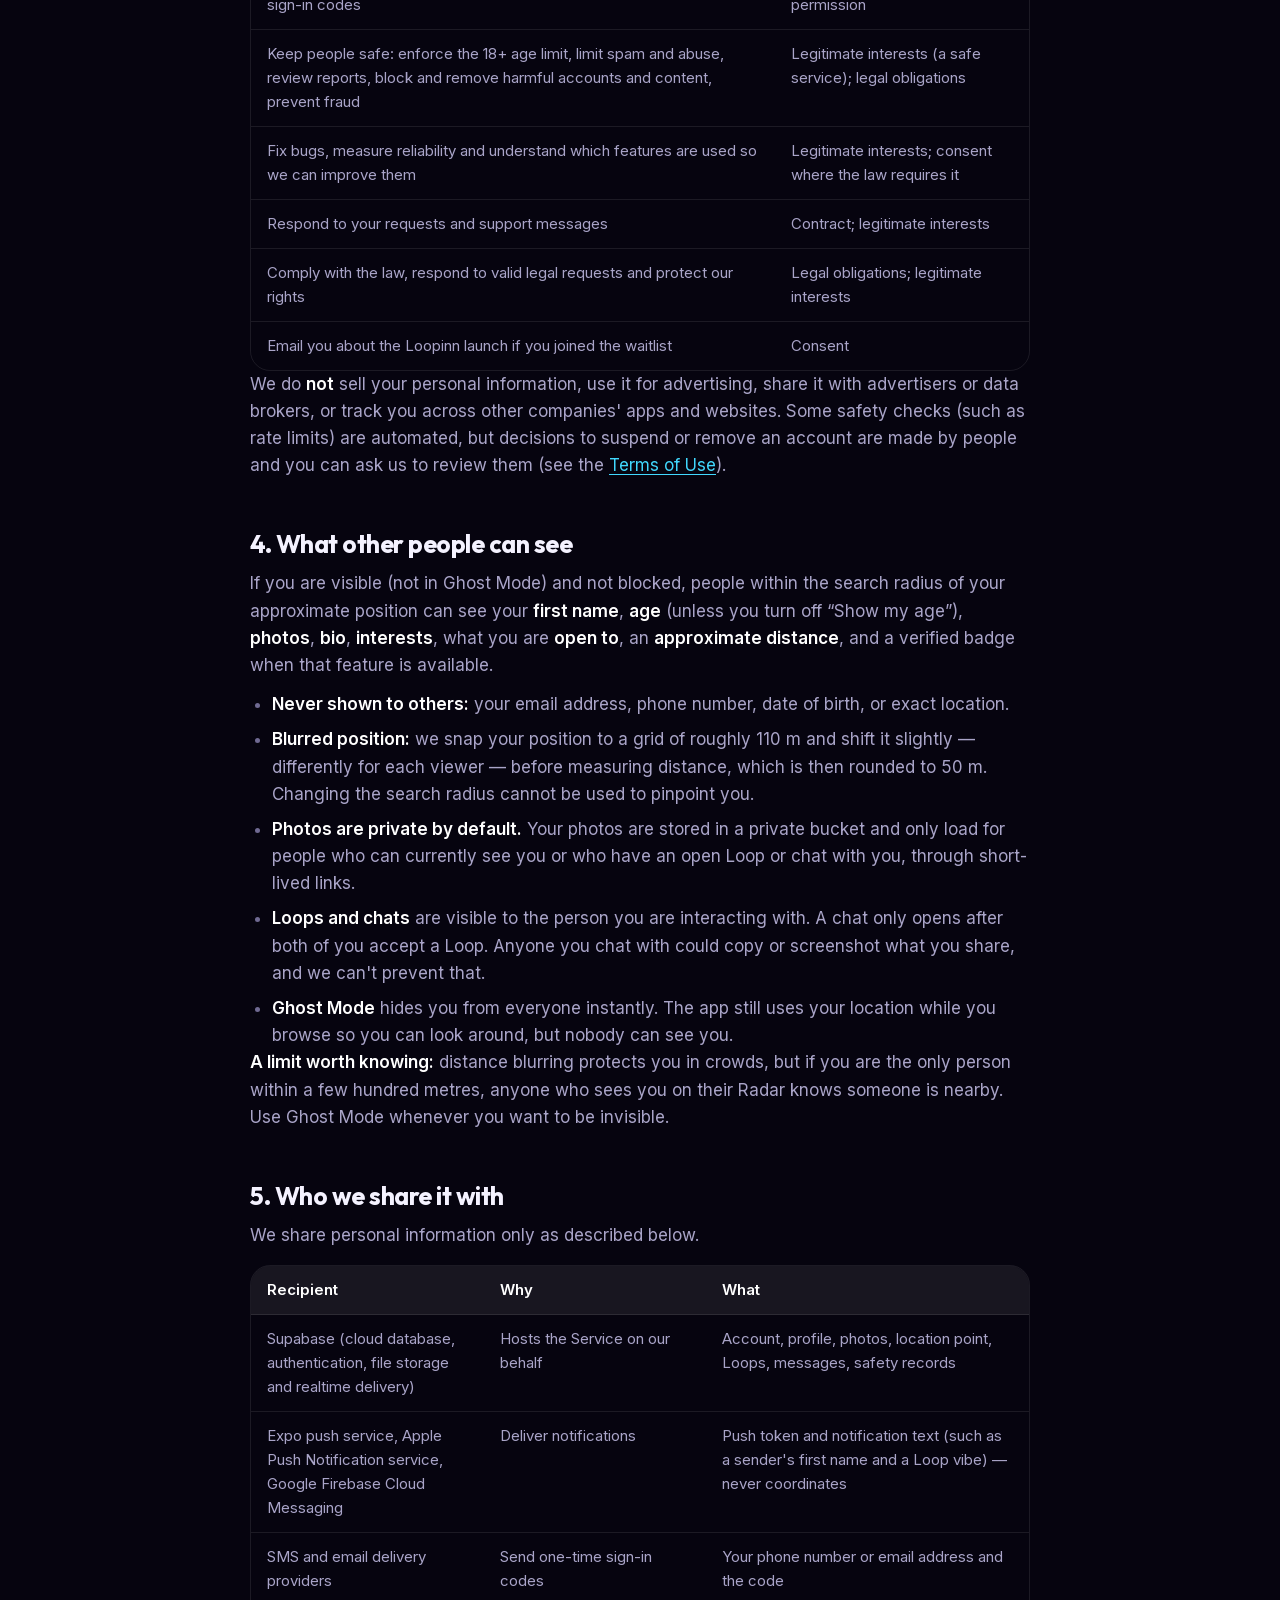
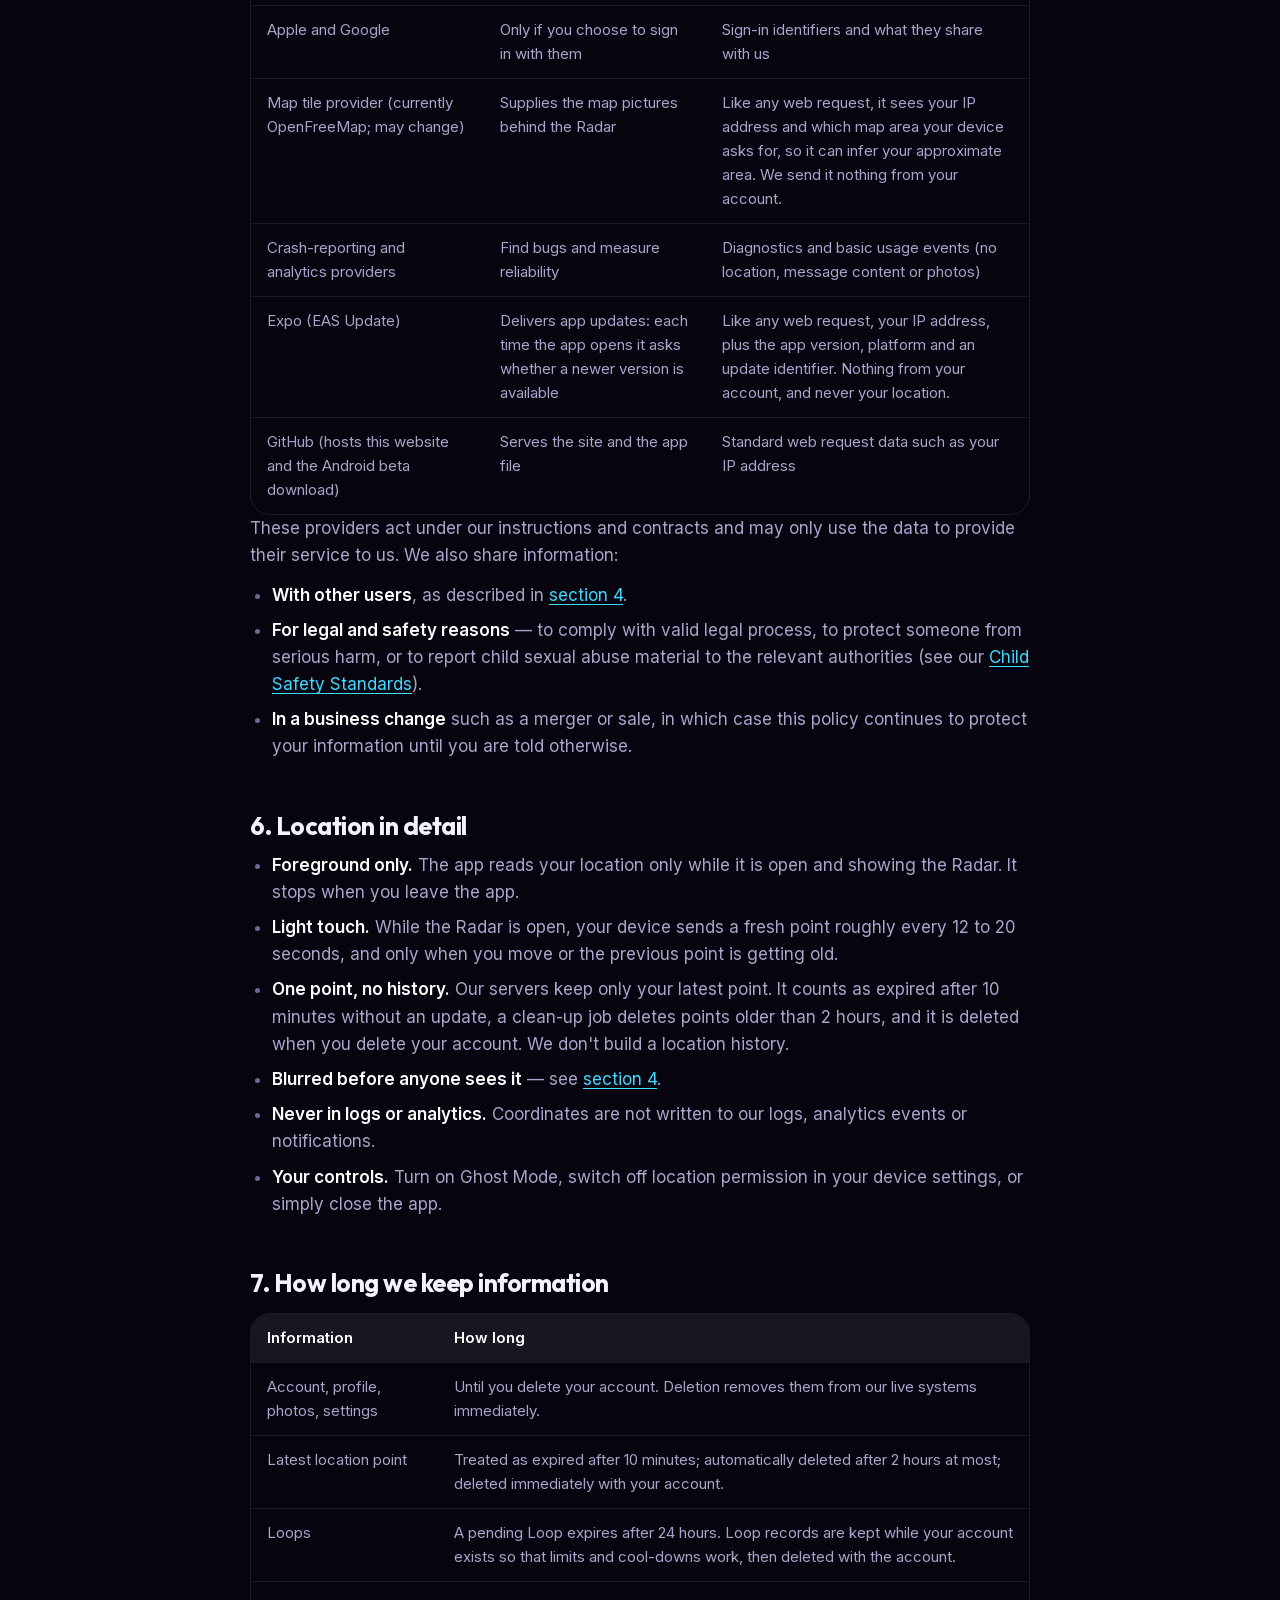
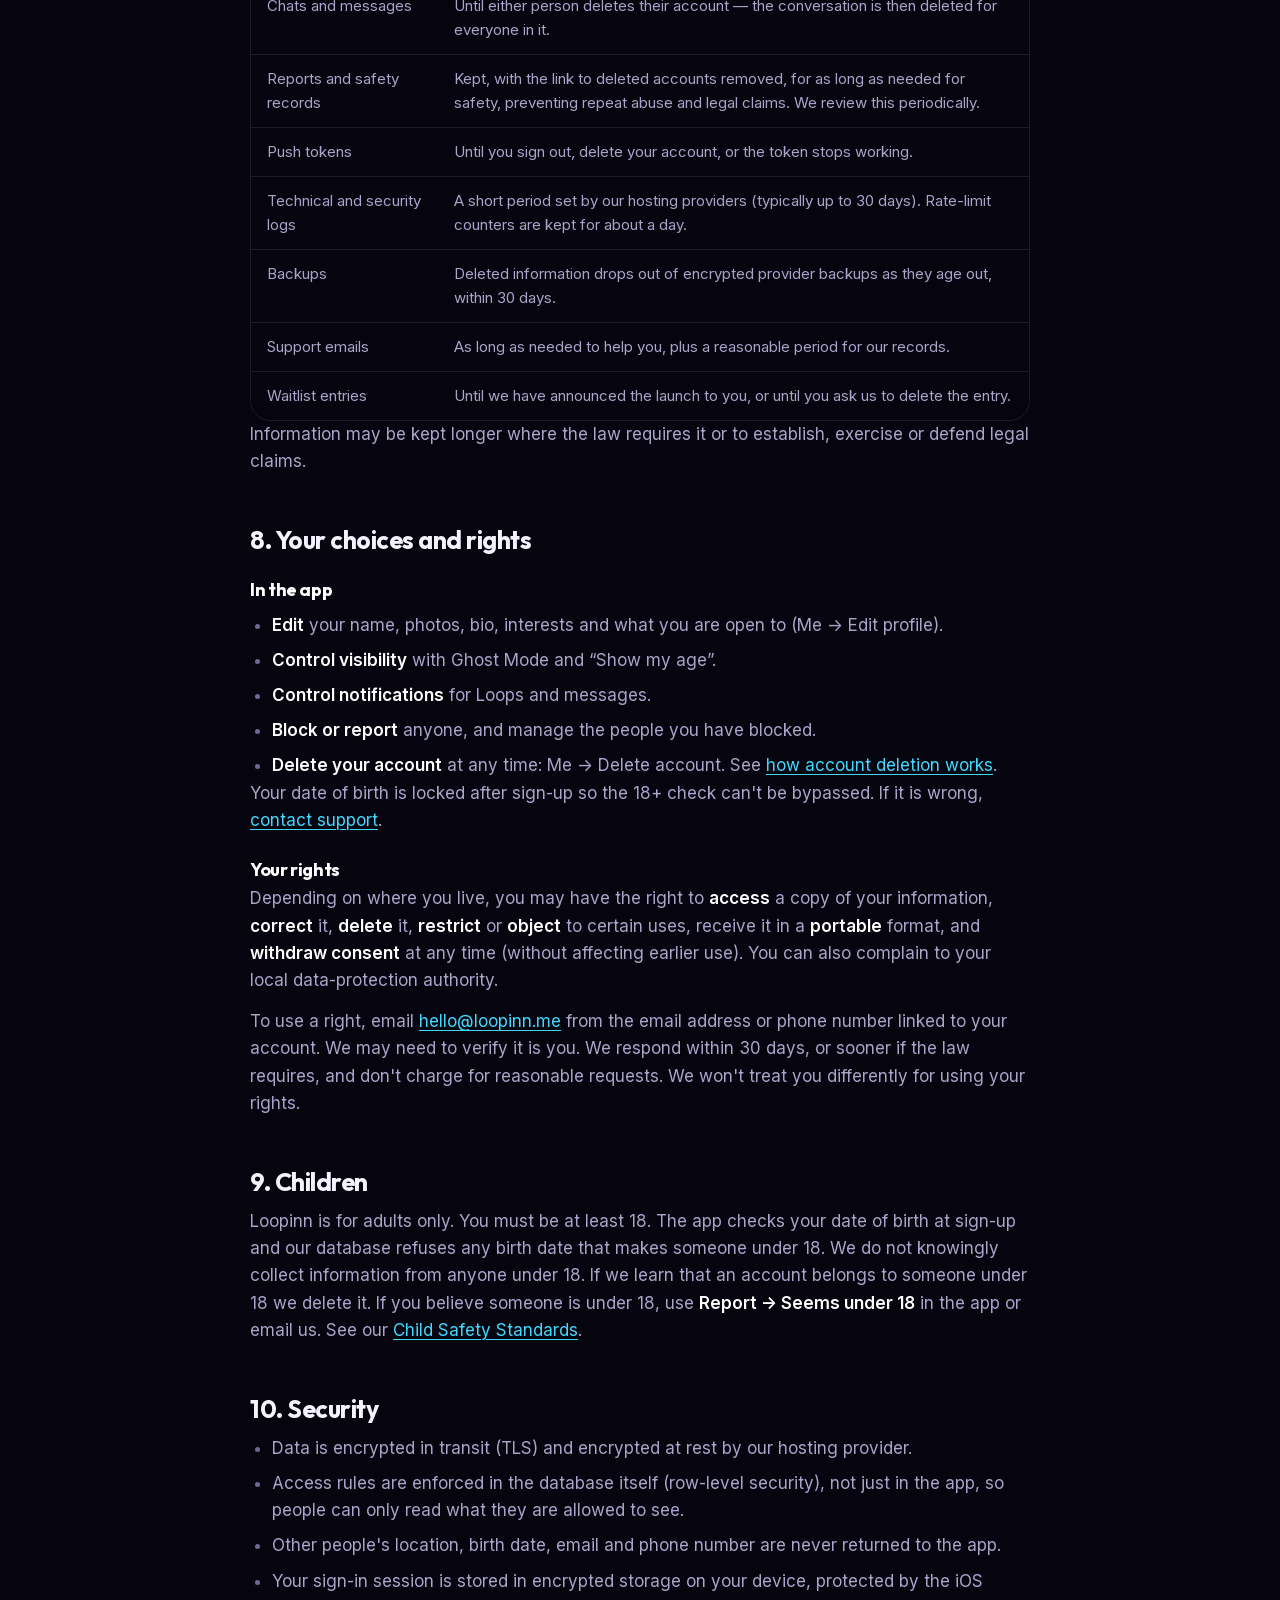
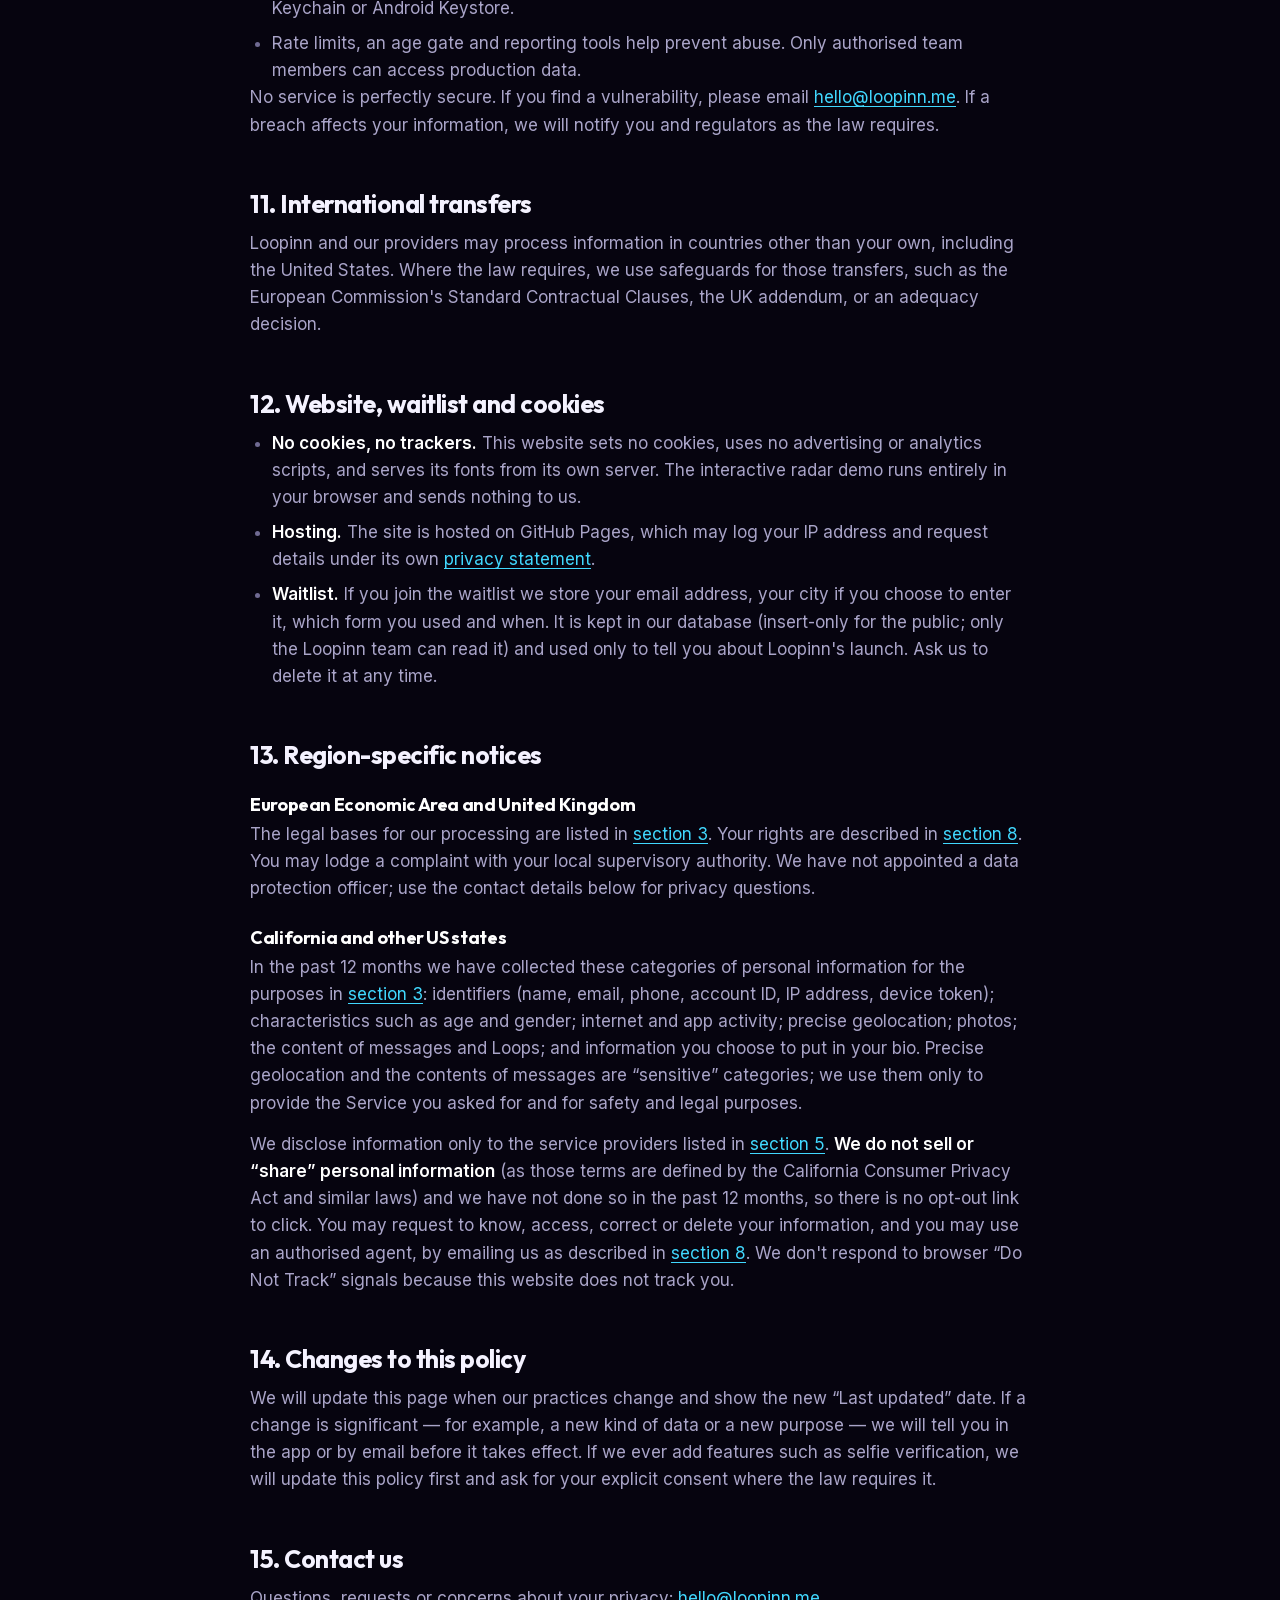
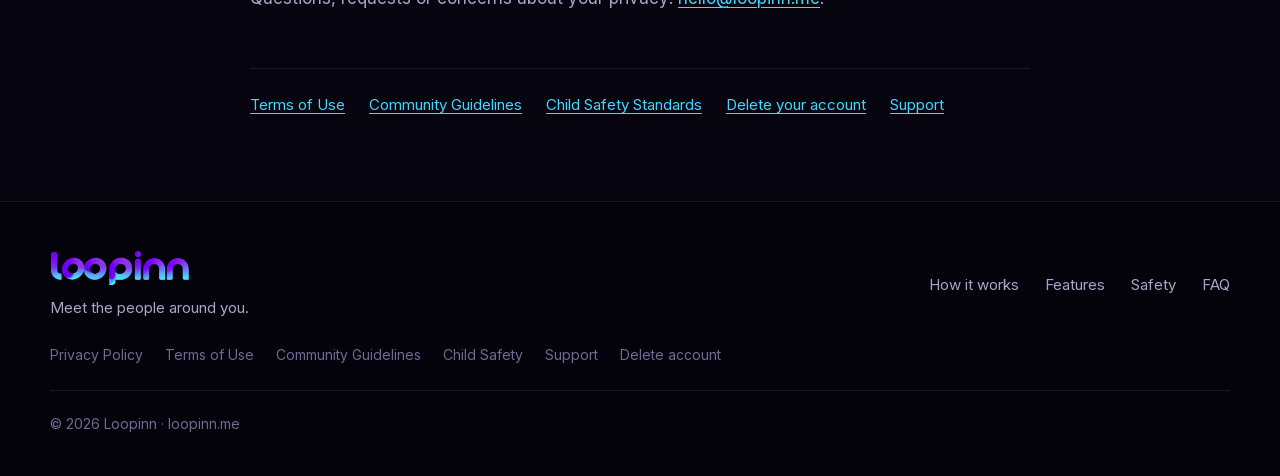
<file: privacy.html>
<!doctype html>
<html lang="en">
<head>
  <meta charset="utf-8">
  <meta name="viewport" content="width=device-width, initial-scale=1, viewport-fit=cover">
  <title>Privacy Policy — Loopinn</title>
  <meta name="description" content="How Loopinn handles your information: location only while the app is open, blurred distances, no selling or ad tracking, and full control to edit or delete.">
  <meta name="theme-color" content="#06040F">
  <meta name="robots" content="index,follow,max-image-preview:large">
  <link rel="canonical" href="https://loopinn.me/privacy.html">

  <meta property="og:type" content="website">
  <meta property="og:site_name" content="Loopinn">
  <meta property="og:title" content="Privacy Policy — Loopinn">
  <meta property="og:description" content="How Loopinn handles your information: location only while the app is open, blurred distances, no selling or ad tracking, and full control to edit or delete.">
  <meta property="og:url" content="https://loopinn.me/privacy.html">
  <meta property="og:image" content="https://loopinn.me/assets/og-image.png">
  <meta property="og:image:width" content="1200">
  <meta property="og:image:height" content="630">
  <meta property="og:image:alt" content="Loopinn — meet the people around you">
  <meta property="og:locale" content="en_US">
  <meta name="twitter:card" content="summary_large_image">
  <meta name="twitter:title" content="Privacy Policy — Loopinn">
  <meta name="twitter:description" content="How Loopinn handles your information: location only while the app is open, blurred distances, no selling or ad tracking, and full control to edit or delete.">
  <meta name="twitter:image" content="https://loopinn.me/assets/og-image.png">

  <link rel="icon" href="assets/logo/favicon.ico" sizes="any">
  <link rel="icon" type="image/png" sizes="48x48" href="assets/logo/favicon-48.png">
  <link rel="icon" type="image/png" sizes="32x32" href="assets/logo/favicon-32.png">
  <link rel="apple-touch-icon" href="assets/logo/apple-touch-icon.png">

  <link rel="preload" href="assets/fonts/Inter-Regular.woff2" as="font" type="font/woff2" crossorigin>
  <link rel="preload" href="assets/fonts/Outfit-Bold.woff2" as="font" type="font/woff2" crossorigin>
  <link rel="stylesheet" href="css/styles.css">

  <script type="application/ld+json">
{
  "@context": "https://schema.org",
  "@graph": [
    {
      "@type": "WebPage",
      "@id": "https://loopinn.me/privacy.html#page",
      "url": "https://loopinn.me/privacy.html",
      "name": "Privacy Policy — Loopinn",
      "description": "How Loopinn handles your information: location only while the app is open, blurred distances, no selling or ad tracking, and full control to edit or delete.",
      "inLanguage": "en",
      "dateModified": "2026-10-23",
      "isPartOf": {
        "@id": "https://loopinn.me/#website"
      },
      "publisher": {
        "@id": "https://loopinn.me/#org"
      }
    },
    {
      "@type": "BreadcrumbList",
      "itemListElement": [
        {
          "@type": "ListItem",
          "position": 1,
          "name": "Loopinn",
          "item": "https://loopinn.me/"
        },
        {
          "@type": "ListItem",
          "position": 2,
          "name": "Privacy Policy",
          "item": "https://loopinn.me/privacy.html"
        }
      ]
    }
  ]
}
  </script>
</head>
<body>
<a class="skip-link" href="#main">Skip to content</a>
<div class="bg-glow" aria-hidden="true"><i></i><i></i><i></i></div>

<header class="nav scrolled">
  <div class="container nav-inner nav-doc">
    <a class="brand" href="./" aria-label="Loopinn home"><img src="assets/logo/loopinn-wordmark-sm.png" alt="Loopinn" width="480" height="123"></a>
    <nav class="nav-links" aria-label="Primary">
      <a href="./">Home</a>
      <a href="community-guidelines.html">Safety</a>
      <a href="support.html">Support</a>
    </nav>
    <a class="btn btn-primary btn-sm nav-cta" href="./#waitlist">Join the waitlist</a>
  </div>
</header>

<main class="container doc" id="main">
    <h1>Privacy Policy</h1>
    <p class="meta">Last updated: 23 October 2026</p>
    <p class="lede">Loopinn helps you meet people nearby. To do that we handle personal information — including your location and photos — so this page explains exactly what we collect, why, who can see it, and how you stay in control.</p>

    <div class="box key">
      <h2>The short version</h2>
      <ul>
        <li><strong>Adults only.</strong> You must be 18 or older.</li>
        <li><strong>Location only while the app is open.</strong> We never collect location in the background.</li>
        <li><strong>Nobody sees where you are.</strong> Other people see a rounded distance (to the nearest 50&nbsp;m) from a deliberately blurred position — never your exact location.</li>
        <li><strong>We keep one location point, briefly.</strong> Only your latest point is stored, it counts as expired after 10 minutes, and it is deleted automatically.</li>
        <li><strong>No selling, no ad tracking.</strong> We don't sell your personal information or use it for advertising.</li>
        <li><strong>Chat is mutual.</strong> A conversation only opens after both people accept a Loop.</li>
        <li><strong>You are in control.</strong> Edit your profile, go invisible with Ghost Mode, block and report, or delete your account — all inside the app.</li>
      </ul>
    </div>

    <h2>Contents</h2>
    <ol class="toc">
      <li><a href="#who">Who we are</a></li>
      <li><a href="#collect">Information we collect</a></li>
      <li><a href="#use">How we use information</a></li>
      <li><a href="#visible">What other people can see</a></li>
      <li><a href="#sharing">Who we share it with</a></li>
      <li><a href="#location">Location in detail</a></li>
      <li><a href="#retention">How long we keep information</a></li>
      <li><a href="#rights">Your choices and rights</a></li>
      <li><a href="#children">Children</a></li>
      <li><a href="#security">Security</a></li>
      <li><a href="#transfers">International transfers</a></li>
      <li><a href="#website">Website, waitlist and cookies</a></li>
      <li><a href="#regions">Region-specific notices</a></li>
      <li><a href="#changes">Changes to this policy</a></li>
      <li><a href="#contact">Contact us</a></li>
    </ol>

    <h2 id="who">1. Who we are</h2>
    <p>Loopinn (“<strong>Loopinn</strong>”, “we”, “us”) provides the Loopinn app for iOS and Android and the website at <a href="https://loopinn.me">loopinn.me</a> (together, the “<strong>Service</strong>”). Loopinn is the “controller” of the personal information described in this policy. You can reach us at <a href="mailto:hello@loopinn.me">hello@loopinn.me</a>.</p>

    <h2 id="collect">2. Information we collect</h2>
    <h3>Information you give us</h3>
    <div class="table-wrap"><table>
      <thead><tr><th>Category</th><th>What it includes</th></tr></thead>
      <tbody>
        <tr><td>Account and sign-in</td><td>Your email address or phone number (to send one-time codes), or the identifier that Apple or Google gives us if you use “Sign in with Apple” or “Continue with Google” — and, if you allow it, the name and email they share. If you use Apple's “Hide My Email”, we only receive Apple's relay address.</td></tr>
        <tr><td>Profile</td><td>First name; date of birth (to confirm you are 18+ and to work out your age); gender (optional); what you are open to (dating, friends, hangouts); bio; interests; up to six photos.</td></tr>
        <tr><td>Loops and messages</td><td>Loops you send (including the vibe and an optional note of up to 140 characters), your replies to Loops, and the messages you send in chats.</td></tr>
        <tr><td>Safety</td><td>Reports you submit (the reason and any details you add) and the people you block.</td></tr>
        <tr><td>Support</td><td>Anything you send us when you contact us, such as emails and attachments.</td></tr>
      </tbody>
    </table></div>

    <h3>Information collected automatically</h3>
    <div class="table-wrap"><table>
      <thead><tr><th>Category</th><th>What it includes</th></tr></thead>
      <tbody>
        <tr><td>Precise location</td><td>Your device's location, only while the app is open on the Radar and only if you give permission. See <a href="#location">Location in detail</a>.</td></tr>
        <tr><td>Settings and activity</td><td>Your radius, Ghost Mode, “Show my age” and notification settings; Loop and chat details such as who, when, whether a chat is read or muted.</td></tr>
        <tr><td>Device and technical data</td><td>Push-notification token, platform (iOS or Android), app version, language, IP address and request logs, and — when enabled — crash reports and performance diagnostics.</td></tr>
        <tr><td>Product analytics</td><td>Basic usage events such as “Loop sent” or “Radar opened”, linked to a random account ID. We design these events to exclude your location, messages, photos, name and contact details.</td></tr>
      </tbody>
    </table></div>

    <h3>Permissions on your device</h3>
    <ul>
      <li><strong>Location</strong> — foreground only (“While Using the App”). We don't request background location.</li>
      <li><strong>Camera and photos</strong> — only the pictures you choose or take for your profile. We resize each photo on your device and remove its embedded metadata (including GPS data) before upload.</li>
      <li><strong>Notifications</strong> — so we can tell you when someone Loops you in or sends a message.</li>
    </ul>
    <p>You can change any permission at any time in your device settings.</p>

    <h3>What we do not collect</h3>
    <p>We do not access your contacts, microphone, or advertising identifier; we do not collect background location; we do not ask for your sexual orientation (you tell us what you are open to — dating, friends or hangouts); and we do not currently take payments.</p>

    <h2 id="use">3. How we use information</h2>
    <div class="table-wrap"><table>
      <thead><tr><th>Purpose</th><th>Legal basis (EEA / UK)</th></tr></thead>
      <tbody>
        <tr><td>Create and run your account; show you people nearby and show you to them; send and receive Loops and messages; deliver notifications and sign-in codes</td><td>Performing our contract with you; for location, your permission</td></tr>
        <tr><td>Keep people safe: enforce the 18+ age limit, limit spam and abuse, review reports, block and remove harmful accounts and content, prevent fraud</td><td>Legitimate interests (a safe service); legal obligations</td></tr>
        <tr><td>Fix bugs, measure reliability and understand which features are used so we can improve them</td><td>Legitimate interests; consent where the law requires it</td></tr>
        <tr><td>Respond to your requests and support messages</td><td>Contract; legitimate interests</td></tr>
        <tr><td>Comply with the law, respond to valid legal requests and protect our rights</td><td>Legal obligations; legitimate interests</td></tr>
        <tr><td>Email you about the Loopinn launch if you joined the waitlist</td><td>Consent</td></tr>
      </tbody>
    </table></div>
    <p>We do <strong>not</strong> sell your personal information, use it for advertising, share it with advertisers or data brokers, or track you across other companies' apps and websites. Some safety checks (such as rate limits) are automated, but decisions to suspend or remove an account are made by people and you can ask us to review them (see the <a href="terms.html#enforcement">Terms of Use</a>).</p>

    <h2 id="visible">4. What other people can see</h2>
    <p>If you are visible (not in Ghost Mode) and not blocked, people within the search radius of your approximate position can see your <strong>first name</strong>, <strong>age</strong> (unless you turn off “Show my age”), <strong>photos</strong>, <strong>bio</strong>, <strong>interests</strong>, what you are <strong>open to</strong>, an <strong>approximate distance</strong>, and a verified badge when that feature is available.</p>
    <ul>
      <li><strong>Never shown to others:</strong> your email address, phone number, date of birth, or exact location.</li>
      <li><strong>Blurred position:</strong> we snap your position to a grid of roughly 110&nbsp;m and shift it slightly — differently for each viewer — before measuring distance, which is then rounded to 50&nbsp;m. Changing the search radius cannot be used to pinpoint you.</li>
      <li><strong>Photos are private by default.</strong> Your photos are stored in a private bucket and only load for people who can currently see you or who have an open Loop or chat with you, through short-lived links.</li>
      <li><strong>Loops and chats</strong> are visible to the person you are interacting with. A chat only opens after both of you accept a Loop. Anyone you chat with could copy or screenshot what you share, and we can't prevent that.</li>
      <li><strong>Ghost Mode</strong> hides you from everyone instantly. The app still uses your location while you browse so you can look around, but nobody can see you.</li>
    </ul>
    <p><strong>A limit worth knowing:</strong> distance blurring protects you in crowds, but if you are the only person within a few hundred metres, anyone who sees you on their Radar knows someone is nearby. Use Ghost Mode whenever you want to be invisible.</p>

    <h2 id="sharing">5. Who we share it with</h2>
    <p>We share personal information only as described below.</p>
    <div class="table-wrap"><table>
      <thead><tr><th>Recipient</th><th>Why</th><th>What</th></tr></thead>
      <tbody>
        <tr><td>Supabase (cloud database, authentication, file storage and realtime delivery)</td><td>Hosts the Service on our behalf</td><td>Account, profile, photos, location point, Loops, messages, safety records</td></tr>
        <tr><td>Expo push service, Apple Push Notification service, Google Firebase Cloud Messaging</td><td>Deliver notifications</td><td>Push token and notification text (such as a sender's first name and a Loop vibe) — never coordinates</td></tr>
        <tr><td>SMS and email delivery providers</td><td>Send one-time sign-in codes</td><td>Your phone number or email address and the code</td></tr>
        <tr><td>Apple and Google</td><td>Only if you choose to sign in with them</td><td>Sign-in identifiers and what they share with us</td></tr>
        <tr><td>Map tile provider (currently OpenFreeMap; may change)</td><td>Supplies the map pictures behind the Radar</td><td>Like any web request, it sees your IP address and which map area your device asks for, so it can infer your approximate area. We send it nothing from your account.</td></tr>
        <tr><td>Crash-reporting and analytics providers</td><td>Find bugs and measure reliability</td><td>Diagnostics and basic usage events (no location, message content or photos)</td></tr>
        <tr><td>Expo (EAS Update)</td><td>Delivers app updates: each time the app opens it asks whether a newer version is available</td><td>Like any web request, your IP address, plus the app version, platform and an update identifier. Nothing from your account, and never your location.</td></tr>
        <tr><td>GitHub (hosts this website and the Android beta download)</td><td>Serves the site and the app file</td><td>Standard web request data such as your IP address</td></tr>
      </tbody>
    </table></div>
    <p>These providers act under our instructions and contracts and may only use the data to provide their service to us. We also share information:</p>
    <ul>
      <li><strong>With other users</strong>, as described in <a href="#visible">section 4</a>.</li>
      <li><strong>For legal and safety reasons</strong> — to comply with valid legal process, to protect someone from serious harm, or to report child sexual abuse material to the relevant authorities (see our <a href="child-safety.html">Child Safety Standards</a>).</li>
      <li><strong>In a business change</strong> such as a merger or sale, in which case this policy continues to protect your information until you are told otherwise.</li>
    </ul>

    <h2 id="location">6. Location in detail</h2>
    <ul>
      <li><strong>Foreground only.</strong> The app reads your location only while it is open and showing the Radar. It stops when you leave the app.</li>
      <li><strong>Light touch.</strong> While the Radar is open, your device sends a fresh point roughly every 12 to 20 seconds, and only when you move or the previous point is getting old.</li>
      <li><strong>One point, no history.</strong> Our servers keep only your latest point. It counts as expired after 10 minutes without an update, a clean-up job deletes points older than 2 hours, and it is deleted when you delete your account. We don't build a location history.</li>
      <li><strong>Blurred before anyone sees it</strong> — see <a href="#visible">section 4</a>.</li>
      <li><strong>Never in logs or analytics.</strong> Coordinates are not written to our logs, analytics events or notifications.</li>
      <li><strong>Your controls.</strong> Turn on Ghost Mode, switch off location permission in your device settings, or simply close the app.</li>
    </ul>

    <h2 id="retention">7. How long we keep information</h2>
    <div class="table-wrap"><table>
      <thead><tr><th>Information</th><th>How long</th></tr></thead>
      <tbody>
        <tr><td>Account, profile, photos, settings</td><td>Until you delete your account. Deletion removes them from our live systems immediately.</td></tr>
        <tr><td>Latest location point</td><td>Treated as expired after 10 minutes; automatically deleted after 2 hours at most; deleted immediately with your account.</td></tr>
        <tr><td>Loops</td><td>A pending Loop expires after 24 hours. Loop records are kept while your account exists so that limits and cool-downs work, then deleted with the account.</td></tr>
        <tr><td>Chats and messages</td><td>Until either person deletes their account — the conversation is then deleted for everyone in it.</td></tr>
        <tr><td>Reports and safety records</td><td>Kept, with the link to deleted accounts removed, for as long as needed for safety, preventing repeat abuse and legal claims. We review this periodically.</td></tr>
        <tr><td>Push tokens</td><td>Until you sign out, delete your account, or the token stops working.</td></tr>
        <tr><td>Technical and security logs</td><td>A short period set by our hosting providers (typically up to 30 days). Rate-limit counters are kept for about a day.</td></tr>
        <tr><td>Backups</td><td>Deleted information drops out of encrypted provider backups as they age out, within 30 days.</td></tr>
        <tr><td>Support emails</td><td>As long as needed to help you, plus a reasonable period for our records.</td></tr>
        <tr><td>Waitlist entries</td><td>Until we have announced the launch to you, or until you ask us to delete the entry.</td></tr>
      </tbody>
    </table></div>
    <p>Information may be kept longer where the law requires it or to establish, exercise or defend legal claims.</p>

    <h2 id="rights">8. Your choices and rights</h2>
    <h3>In the app</h3>
    <ul>
      <li><strong>Edit</strong> your name, photos, bio, interests and what you are open to (Me → Edit profile).</li>
      <li><strong>Control visibility</strong> with Ghost Mode and “Show my age”.</li>
      <li><strong>Control notifications</strong> for Loops and messages.</li>
      <li><strong>Block or report</strong> anyone, and manage the people you have blocked.</li>
      <li><strong>Delete your account</strong> at any time: Me → Delete account. See <a href="delete-account.html">how account deletion works</a>.</li>
    </ul>
    <p>Your date of birth is locked after sign-up so the 18+ check can't be bypassed. If it is wrong, <a href="support.html">contact support</a>.</p>

    <h3>Your rights</h3>
    <p>Depending on where you live, you may have the right to <strong>access</strong> a copy of your information, <strong>correct</strong> it, <strong>delete</strong> it, <strong>restrict</strong> or <strong>object</strong> to certain uses, receive it in a <strong>portable</strong> format, and <strong>withdraw consent</strong> at any time (without affecting earlier use). You can also complain to your local data-protection authority.</p>
    <p>To use a right, email <a href="mailto:hello@loopinn.me">hello@loopinn.me</a> from the email address or phone number linked to your account. We may need to verify it is you. We respond within 30 days, or sooner if the law requires, and don't charge for reasonable requests. We won't treat you differently for using your rights.</p>

    <h2 id="children">9. Children</h2>
    <p>Loopinn is for adults only. You must be at least 18. The app checks your date of birth at sign-up and our database refuses any birth date that makes someone under 18. We do not knowingly collect information from anyone under 18. If we learn that an account belongs to someone under 18 we delete it. If you believe someone is under 18, use <strong>Report → Seems under 18</strong> in the app or email us. See our <a href="child-safety.html">Child Safety Standards</a>.</p>

    <h2 id="security">10. Security</h2>
    <ul>
      <li>Data is encrypted in transit (TLS) and encrypted at rest by our hosting provider.</li>
      <li>Access rules are enforced in the database itself (row-level security), not just in the app, so people can only read what they are allowed to see.</li>
      <li>Other people's location, birth date, email and phone number are never returned to the app.</li>
      <li>Your sign-in session is stored in encrypted storage on your device, protected by the iOS Keychain or Android Keystore.</li>
      <li>Rate limits, an age gate and reporting tools help prevent abuse. Only authorised team members can access production data.</li>
    </ul>
    <p>No service is perfectly secure. If you find a vulnerability, please email <a href="mailto:hello@loopinn.me">hello@loopinn.me</a>. If a breach affects your information, we will notify you and regulators as the law requires.</p>

    <h2 id="transfers">11. International transfers</h2>
    <p>Loopinn and our providers may process information in countries other than your own, including the United States. Where the law requires, we use safeguards for those transfers, such as the European Commission's Standard Contractual Clauses, the UK addendum, or an adequacy decision.</p>

    <h2 id="website">12. Website, waitlist and cookies</h2>
    <ul>
      <li><strong>No cookies, no trackers.</strong> This website sets no cookies, uses no advertising or analytics scripts, and serves its fonts from its own server. The interactive radar demo runs entirely in your browser and sends nothing to us.</li>
      <li><strong>Hosting.</strong> The site is hosted on GitHub Pages, which may log your IP address and request details under its own <a href="https://docs.github.com/en/site-policy/privacy-policies/github-general-privacy-statement">privacy statement</a>.</li>
      <li><strong>Waitlist.</strong> If you join the waitlist we store your email address, your city if you choose to enter it, which form you used and when. It is kept in our database (insert-only for the public; only the Loopinn team can read it) and used only to tell you about Loopinn's launch. Ask us to delete it at any time.</li>
    </ul>

    <h2 id="regions">13. Region-specific notices</h2>
    <h3>European Economic Area and United Kingdom</h3>
    <p>The legal bases for our processing are listed in <a href="#use">section 3</a>. Your rights are described in <a href="#rights">section 8</a>. You may lodge a complaint with your local supervisory authority. We have not appointed a data protection officer; use the contact details below for privacy questions.</p>
    <h3>California and other US states</h3>
    <p>In the past 12 months we have collected these categories of personal information for the purposes in <a href="#use">section 3</a>: identifiers (name, email, phone, account ID, IP address, device token); characteristics such as age and gender; internet and app activity; precise geolocation; photos; the content of messages and Loops; and information you choose to put in your bio. Precise geolocation and the contents of messages are “sensitive” categories; we use them only to provide the Service you asked for and for safety and legal purposes.</p>
    <p>We disclose information only to the service providers listed in <a href="#sharing">section 5</a>. <strong>We do not sell or “share” personal information</strong> (as those terms are defined by the California Consumer Privacy Act and similar laws) and we have not done so in the past 12 months, so there is no opt-out link to click. You may request to know, access, correct or delete your information, and you may use an authorised agent, by emailing us as described in <a href="#rights">section 8</a>. We don't respond to browser “Do Not Track” signals because this website does not track you.</p>

    <h2 id="changes">14. Changes to this policy</h2>
    <p>We will update this page when our practices change and show the new “Last updated” date. If a change is significant — for example, a new kind of data or a new purpose — we will tell you in the app or by email before it takes effect. If we ever add features such as selfie verification, we will update this policy first and ask for your explicit consent where the law requires it.</p>

    <h2 id="contact">15. Contact us</h2>
    <p>Questions, requests or concerns about your privacy: <a href="mailto:hello@loopinn.me">hello@loopinn.me</a>.</p>

    <nav class="related" aria-label="Related pages"><a href="terms.html">Terms of Use</a><a href="community-guidelines.html">Community Guidelines</a><a href="child-safety.html">Child Safety Standards</a><a href="delete-account.html">Delete your account</a><a href="support.html">Support</a></nav>
</main>

<footer class="footer">
  <div class="container footer-inner">
    <div class="footer-brand">
      <img src="assets/logo/loopinn-wordmark-sm.png" alt="Loopinn" width="480" height="123" loading="lazy">
      <p>Meet the people around you.</p>
    </div>
    <nav class="footer-links" aria-label="Footer">
      <a href="./#how">How it works</a><a href="./#features">Features</a><a href="./#safety">Safety</a><a href="./#faq">FAQ</a>
    </nav>
    <nav class="footer-legal" aria-label="Legal">
      <a href="privacy.html">Privacy Policy</a><a href="terms.html">Terms of Use</a><a href="community-guidelines.html">Community Guidelines</a><a href="child-safety.html">Child Safety</a><a href="support.html">Support</a><a href="delete-account.html">Delete account</a>
    </nav>
    <p class="copy">© <span id="year">2026</span> Loopinn · <a href="https://loopinn.me">loopinn.me</a></p>
  </div>
</footer>
<script>document.getElementById('year').textContent = new Date().getFullYear()</script>
</body>
</html>
</file>
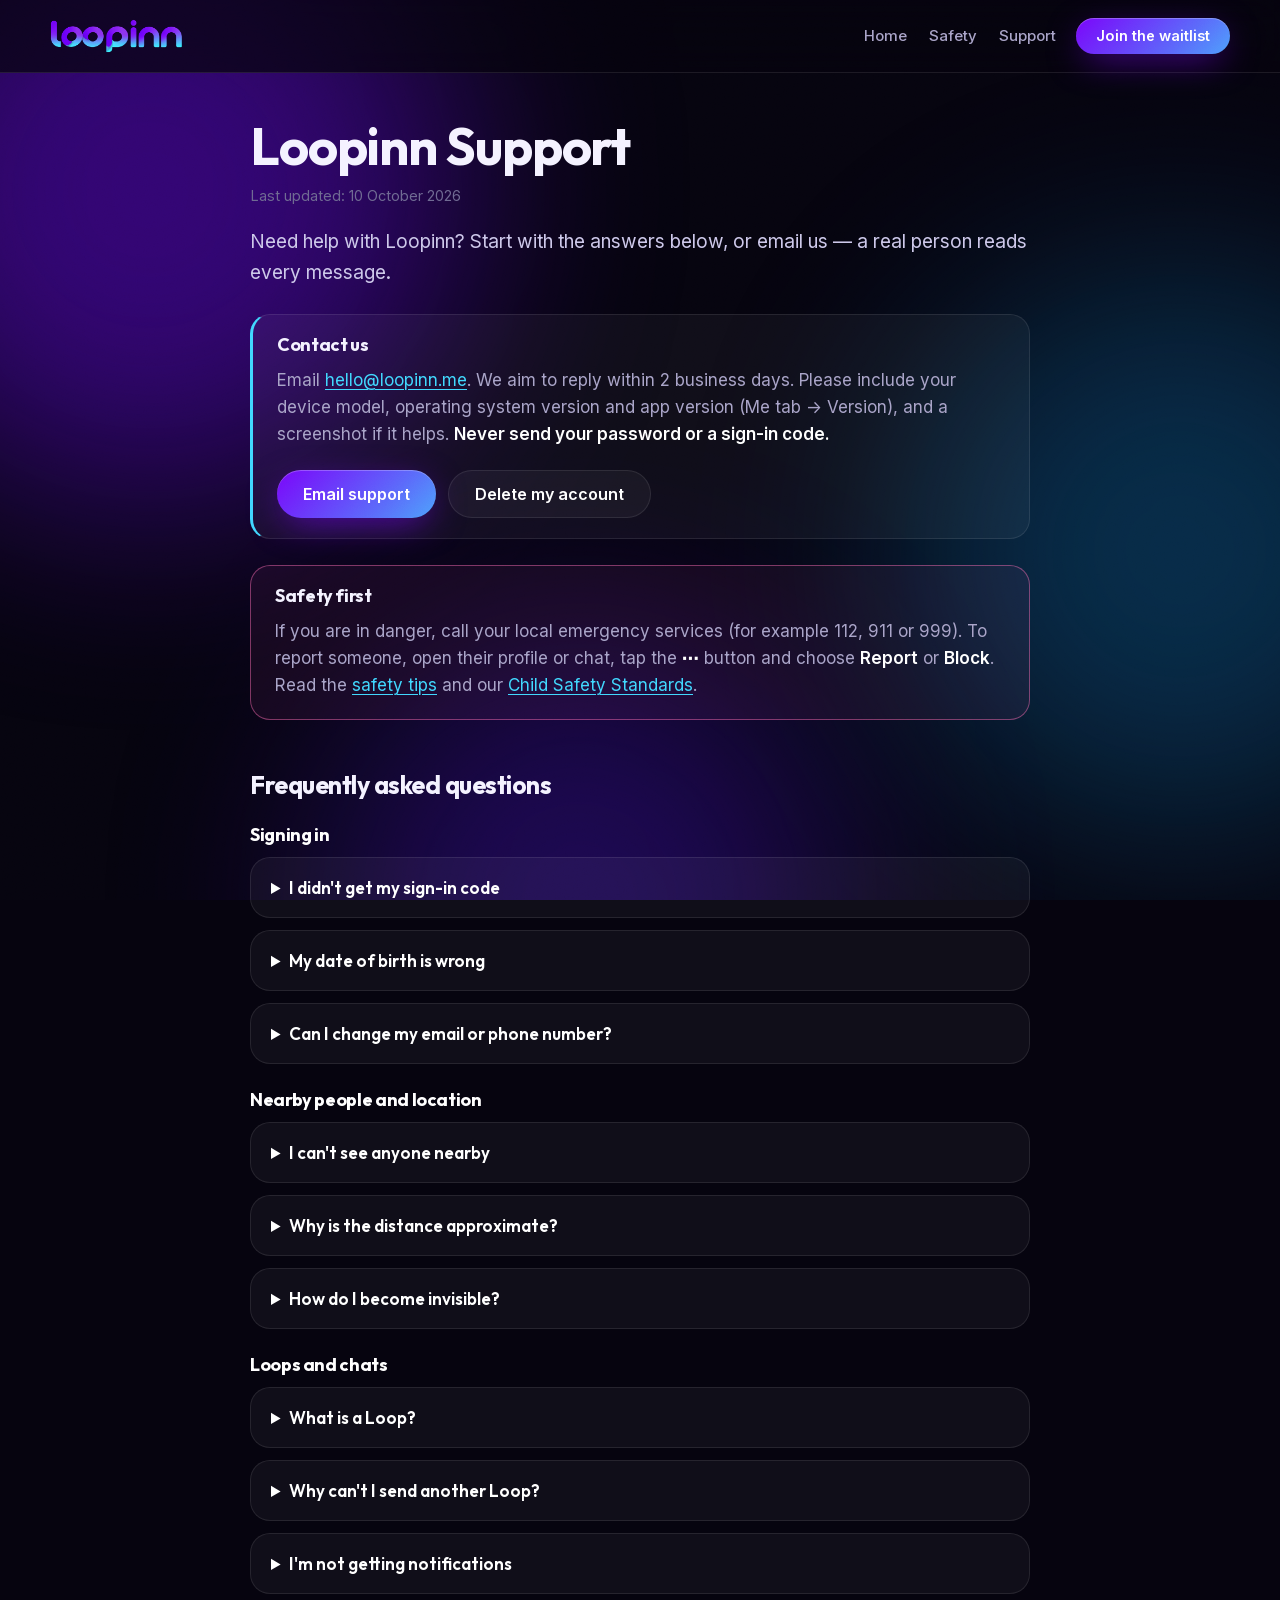
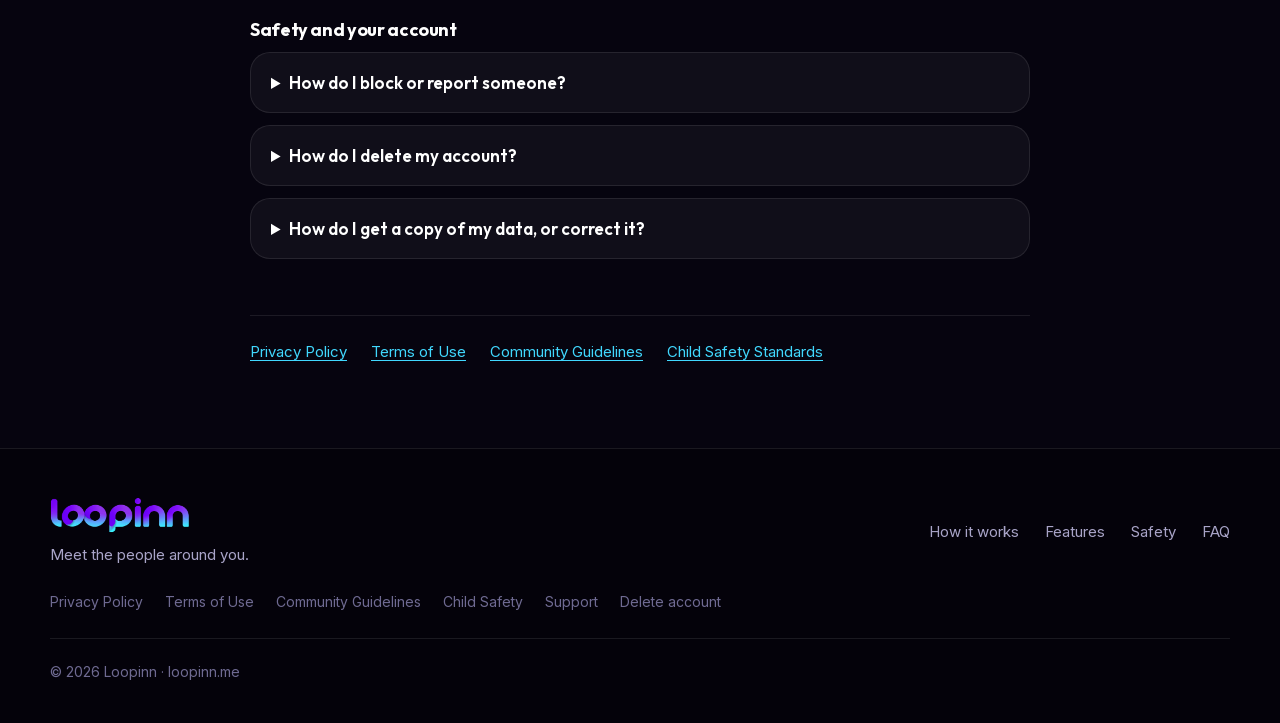
<file: support.html>
<!doctype html>
<html lang="en">
<head>
  <meta charset="utf-8">
  <meta name="viewport" content="width=device-width, initial-scale=1, viewport-fit=cover">
  <title>Support & Help Center — Loopinn</title>
  <meta name="description" content="Get help with Loopinn: contact support, fix sign-in and location problems, learn about Loops and Ghost Mode, report someone or delete your account.">
  <meta name="theme-color" content="#06040F">
  <meta name="robots" content="index,follow,max-image-preview:large">
  <link rel="canonical" href="https://loopinn.me/support.html">

  <meta property="og:type" content="website">
  <meta property="og:site_name" content="Loopinn">
  <meta property="og:title" content="Support & Help Center — Loopinn">
  <meta property="og:description" content="Get help with Loopinn: contact support, fix sign-in and location problems, learn about Loops and Ghost Mode, report someone or delete your account.">
  <meta property="og:url" content="https://loopinn.me/support.html">
  <meta property="og:image" content="https://loopinn.me/assets/og-image.png">
  <meta property="og:image:width" content="1200">
  <meta property="og:image:height" content="630">
  <meta property="og:image:alt" content="Loopinn — meet the people around you">
  <meta property="og:locale" content="en_US">
  <meta name="twitter:card" content="summary_large_image">
  <meta name="twitter:title" content="Support & Help Center — Loopinn">
  <meta name="twitter:description" content="Get help with Loopinn: contact support, fix sign-in and location problems, learn about Loops and Ghost Mode, report someone or delete your account.">
  <meta name="twitter:image" content="https://loopinn.me/assets/og-image.png">

  <link rel="icon" href="assets/logo/favicon.ico" sizes="any">
  <link rel="icon" type="image/png" sizes="48x48" href="assets/logo/favicon-48.png">
  <link rel="icon" type="image/png" sizes="32x32" href="assets/logo/favicon-32.png">
  <link rel="apple-touch-icon" href="assets/logo/apple-touch-icon.png">

  <link rel="preload" href="assets/fonts/Inter-Regular.woff2" as="font" type="font/woff2" crossorigin>
  <link rel="preload" href="assets/fonts/Outfit-Bold.woff2" as="font" type="font/woff2" crossorigin>
  <link rel="stylesheet" href="css/styles.css">

  <script type="application/ld+json">
{
  "@context": "https://schema.org",
  "@graph": [
    {
      "@type": "ContactPage",
      "@id": "https://loopinn.me/support.html#page",
      "url": "https://loopinn.me/support.html",
      "name": "Support & Help Center — Loopinn",
      "description": "Get help with Loopinn: contact support, fix sign-in and location problems, learn about Loops and Ghost Mode, report someone or delete your account.",
      "inLanguage": "en",
      "dateModified": "2026-10-10",
      "isPartOf": {
        "@id": "https://loopinn.me/#website"
      },
      "publisher": {
        "@id": "https://loopinn.me/#org"
      }
    },
    {
      "@type": "BreadcrumbList",
      "itemListElement": [
        {
          "@type": "ListItem",
          "position": 1,
          "name": "Loopinn",
          "item": "https://loopinn.me/"
        },
        {
          "@type": "ListItem",
          "position": 2,
          "name": "Support",
          "item": "https://loopinn.me/support.html"
        }
      ]
    }
  ]
}
  </script>
</head>
<body>
<a class="skip-link" href="#main">Skip to content</a>
<div class="bg-glow" aria-hidden="true"><i></i><i></i><i></i></div>

<header class="nav scrolled">
  <div class="container nav-inner nav-doc">
    <a class="brand" href="./" aria-label="Loopinn home"><img src="assets/logo/loopinn-wordmark-sm.png" alt="Loopinn" width="480" height="123"></a>
    <nav class="nav-links" aria-label="Primary">
      <a href="./">Home</a>
      <a href="community-guidelines.html">Safety</a>
      <a href="support.html">Support</a>
    </nav>
    <a class="btn btn-primary btn-sm nav-cta" href="./#waitlist">Join the waitlist</a>
  </div>
</header>

<main class="container doc" id="main">
    <h1>Loopinn Support</h1>
    <p class="meta">Last updated: 10 October 2026</p>
    <p class="lede">Need help with Loopinn? Start with the answers below, or email us — a real person reads every message.</p>

    <div class="box key">
      <h2>Contact us</h2>
      <p>Email <a href="mailto:hello@loopinn.me">hello@loopinn.me</a>. We aim to reply within 2 business days. Please include your device model, operating system version and app version (Me tab → Version), and a screenshot if it helps. <strong>Never send your password or a sign-in code.</strong></p>
      <div class="cta-row"><a class="btn btn-primary" href="mailto:hello@loopinn.me?subject=Loopinn%20support">Email support</a><a class="btn btn-ghost" href="delete-account.html">Delete my account</a></div>
    </div>

    <div class="box alert">
      <h2>Safety first</h2>
      <p>If you are in danger, call your local emergency services (for example 112, 911 or 999). To report someone, open their profile or chat, tap the <strong>⋯</strong> button and choose <strong>Report</strong> or <strong>Block</strong>. Read the <a href="community-guidelines.html#safety-tips">safety tips</a> and our <a href="child-safety.html">Child Safety Standards</a>.</p>
    </div>

    <h2 id="faq">Frequently asked questions</h2>

    <h3>Signing in</h3>
    <details><summary>I didn't get my sign-in code</summary><div><p>Check your spam folder (for email) and that you entered your number with the country code, for example +44 7700 900123. Wait a minute, then tap <em>Resend code</em>. Codes expire after a short time, so use the newest one. Still stuck? Email us from the same address.</p></div></details>
    <details><summary>My date of birth is wrong</summary><div><p>Your date of birth is locked after sign-up so that the 18+ check can't be bypassed. Email us from your account email with the correct date and we'll look at it.</p></div></details>
    <details><summary>Can I change my email or phone number?</summary><div><p>Not yet inside the app. Email us from the address on your account and we'll help.</p></div></details>

    <h3>Nearby people and location</h3>
    <details><summary>I can't see anyone nearby</summary><div><p>Loopinn only shows people who are visible, within your radius and have the app open. Try a wider radius (up to 1 km), check that Location is allowed in your device settings, and make sure Ghost Mode is off. In quiet places there may simply be nobody around right now.</p></div></details>
    <details><summary>Why is the distance approximate?</summary><div><p>To protect everyone, positions are blurred and distances are rounded to the nearest 50&nbsp;m. Nobody can see your exact location. <a href="privacy.html#visible">How it works</a>.</p></div></details>
    <details><summary>How do I become invisible?</summary><div><p>Turn on <strong>Ghost Mode</strong> on the Radar or in the Me tab. People nearby can no longer see you, but you can still look around.</p></div></details>

    <h3>Loops and chats</h3>
    <details><summary>What is a Loop?</summary><div><p>A Loop is a one-tap request to meet or hang out, with a vibe like coffee, a walk, dance or food. If the other person Loops you back it's a Loop — and chat opens. Chat never opens before that.</p></div></details>
    <details><summary>Why can't I send another Loop?</summary><div><p>There is a daily limit, and after a Loop is declined or ignored there is a short cool-down before you can Loop the same person again.</p></div></details>
    <details><summary>I'm not getting notifications</summary><div><p>Check notifications are allowed for Loopinn in your device settings, and that Loops and Messages are on under Me → Notifications. Muted chats don't notify.</p></div></details>

    <h3>Safety and your account</h3>
    <details><summary>How do I block or report someone?</summary><div><p>Open their profile or your chat, tap the <strong>⋯</strong> button (in a chat: <strong>Report or block</strong>), and choose <strong>Report</strong> or <strong>Block</strong>. Blocking is instant and mutual. Manage blocks under Me → Blocked people. Reports are confidential. <a href="community-guidelines.html#report">More details</a>.</p></div></details>
    <details><summary>How do I delete my account?</summary><div><p>Me tab → Delete account, or email us if you no longer have the app. See <a href="delete-account.html">Delete your account</a>.</p></div></details>
    <details><summary>How do I get a copy of my data, or correct it?</summary><div><p>Edit most details under Me → Edit profile. For a copy of your data or other privacy requests, email us from your account email; see <a href="privacy.html#rights">your rights</a>.</p></div></details>

    <nav class="related" aria-label="Related pages"><a href="privacy.html">Privacy Policy</a><a href="terms.html">Terms of Use</a><a href="community-guidelines.html">Community Guidelines</a><a href="child-safety.html">Child Safety Standards</a></nav>
</main>

<footer class="footer">
  <div class="container footer-inner">
    <div class="footer-brand">
      <img src="assets/logo/loopinn-wordmark-sm.png" alt="Loopinn" width="480" height="123" loading="lazy">
      <p>Meet the people around you.</p>
    </div>
    <nav class="footer-links" aria-label="Footer">
      <a href="./#how">How it works</a><a href="./#features">Features</a><a href="./#safety">Safety</a><a href="./#faq">FAQ</a>
    </nav>
    <nav class="footer-legal" aria-label="Legal">
      <a href="privacy.html">Privacy Policy</a><a href="terms.html">Terms of Use</a><a href="community-guidelines.html">Community Guidelines</a><a href="child-safety.html">Child Safety</a><a href="support.html">Support</a><a href="delete-account.html">Delete account</a>
    </nav>
    <p class="copy">© <span id="year">2026</span> Loopinn · <a href="https://loopinn.me">loopinn.me</a></p>
  </div>
</footer>
<script>document.getElementById('year').textContent = new Date().getFullYear()</script>
</body>
</html>
</file>
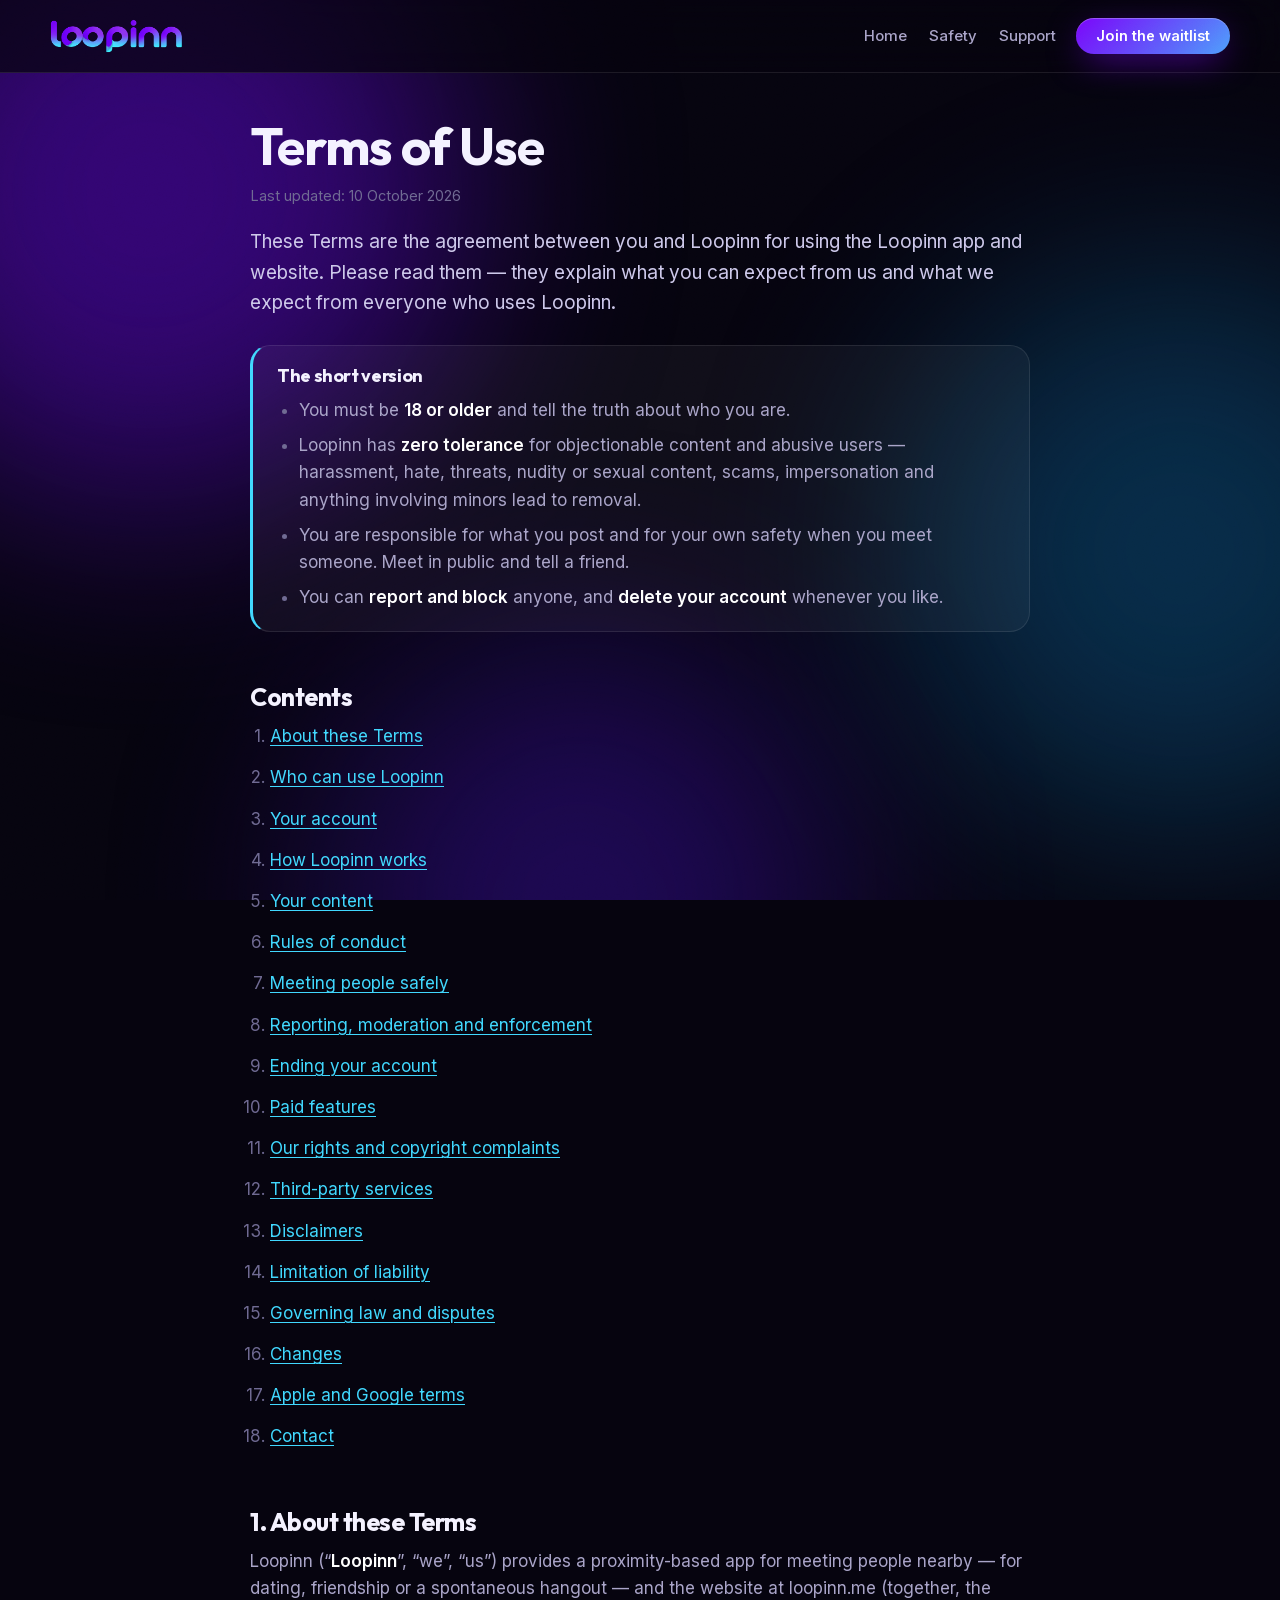
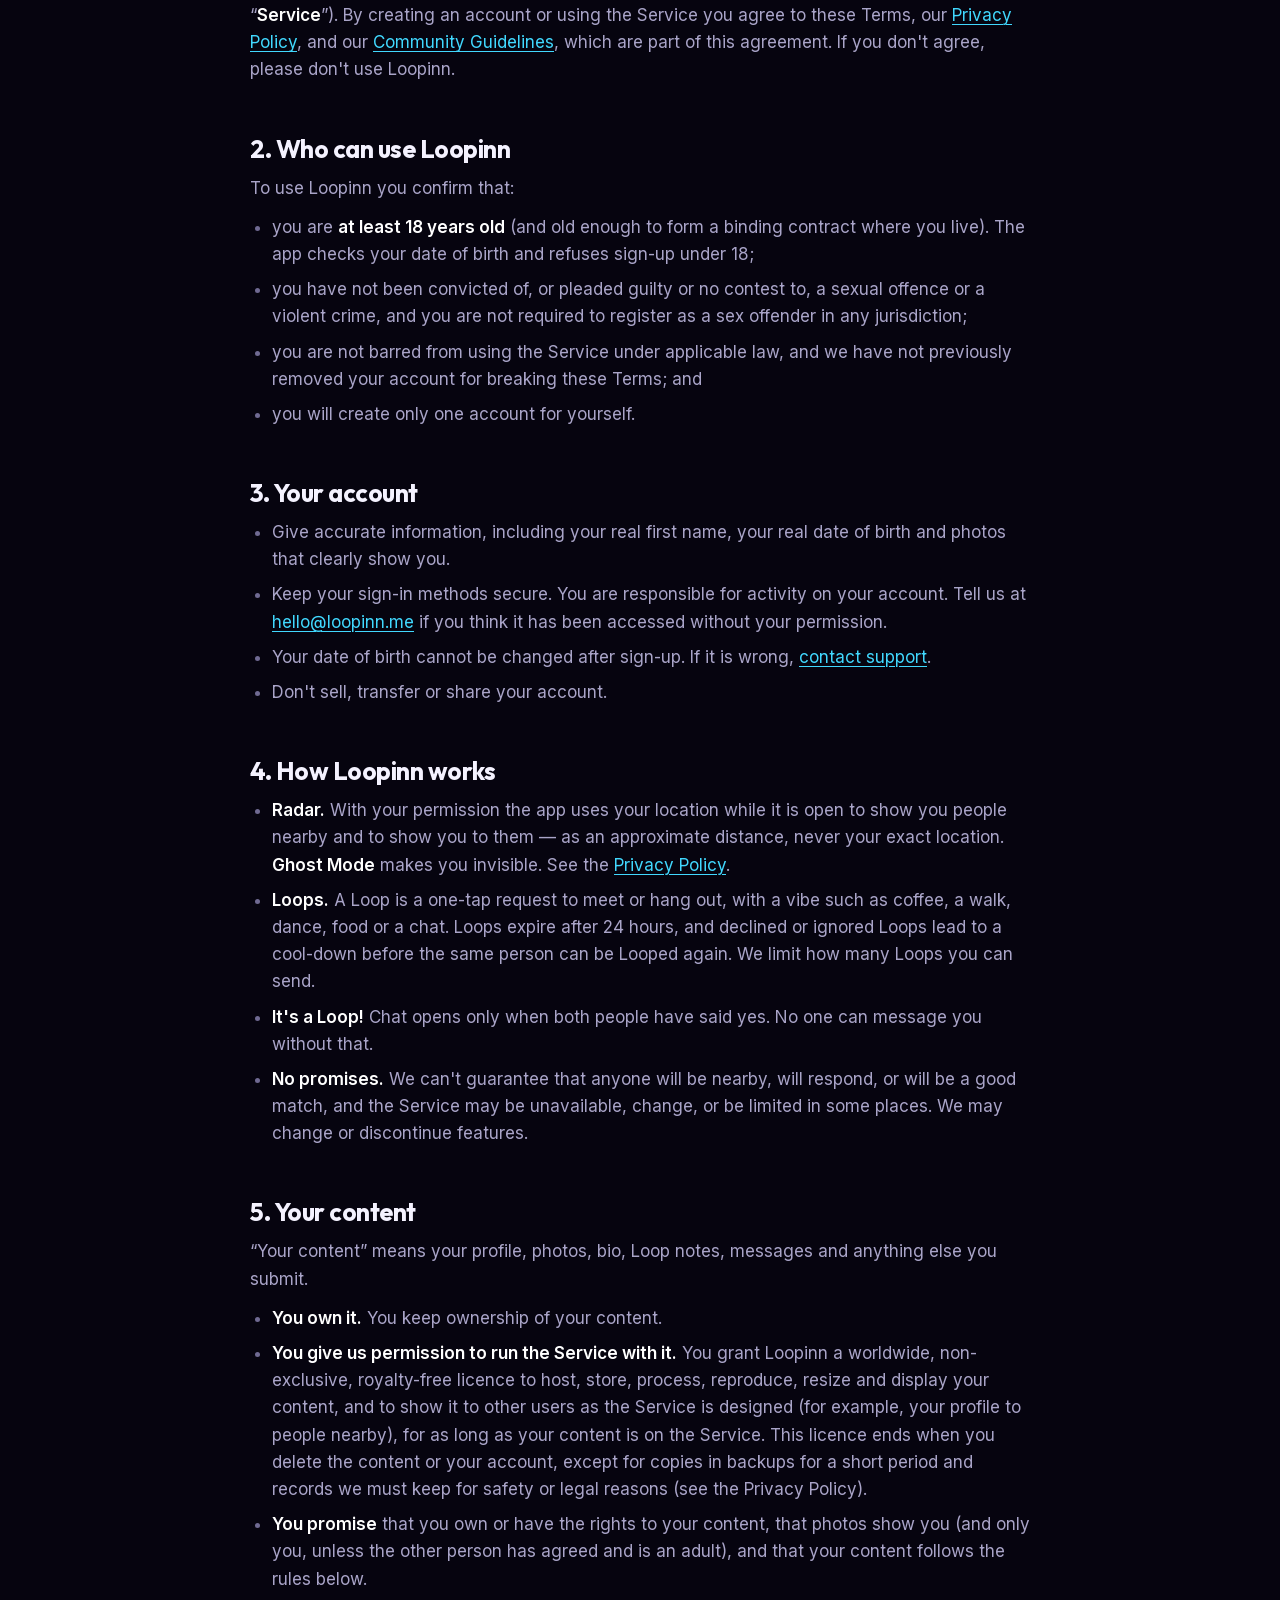
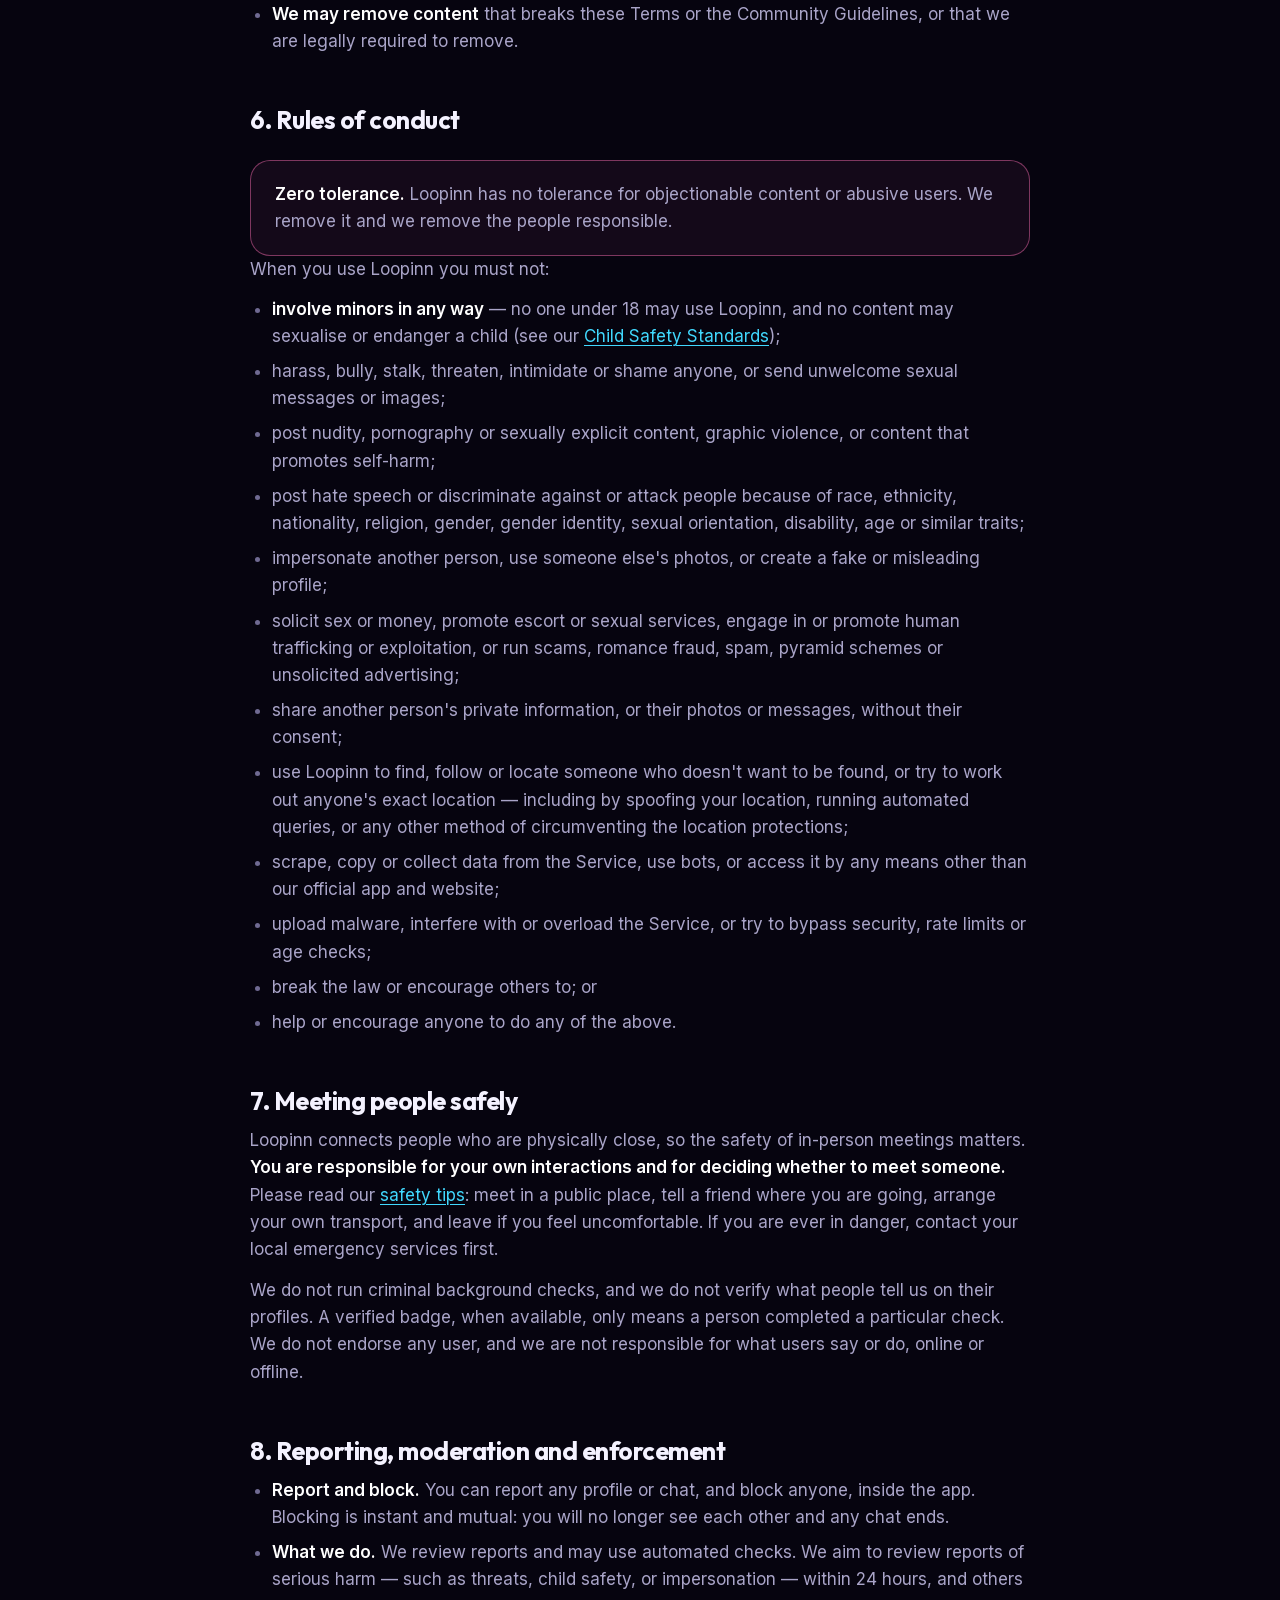
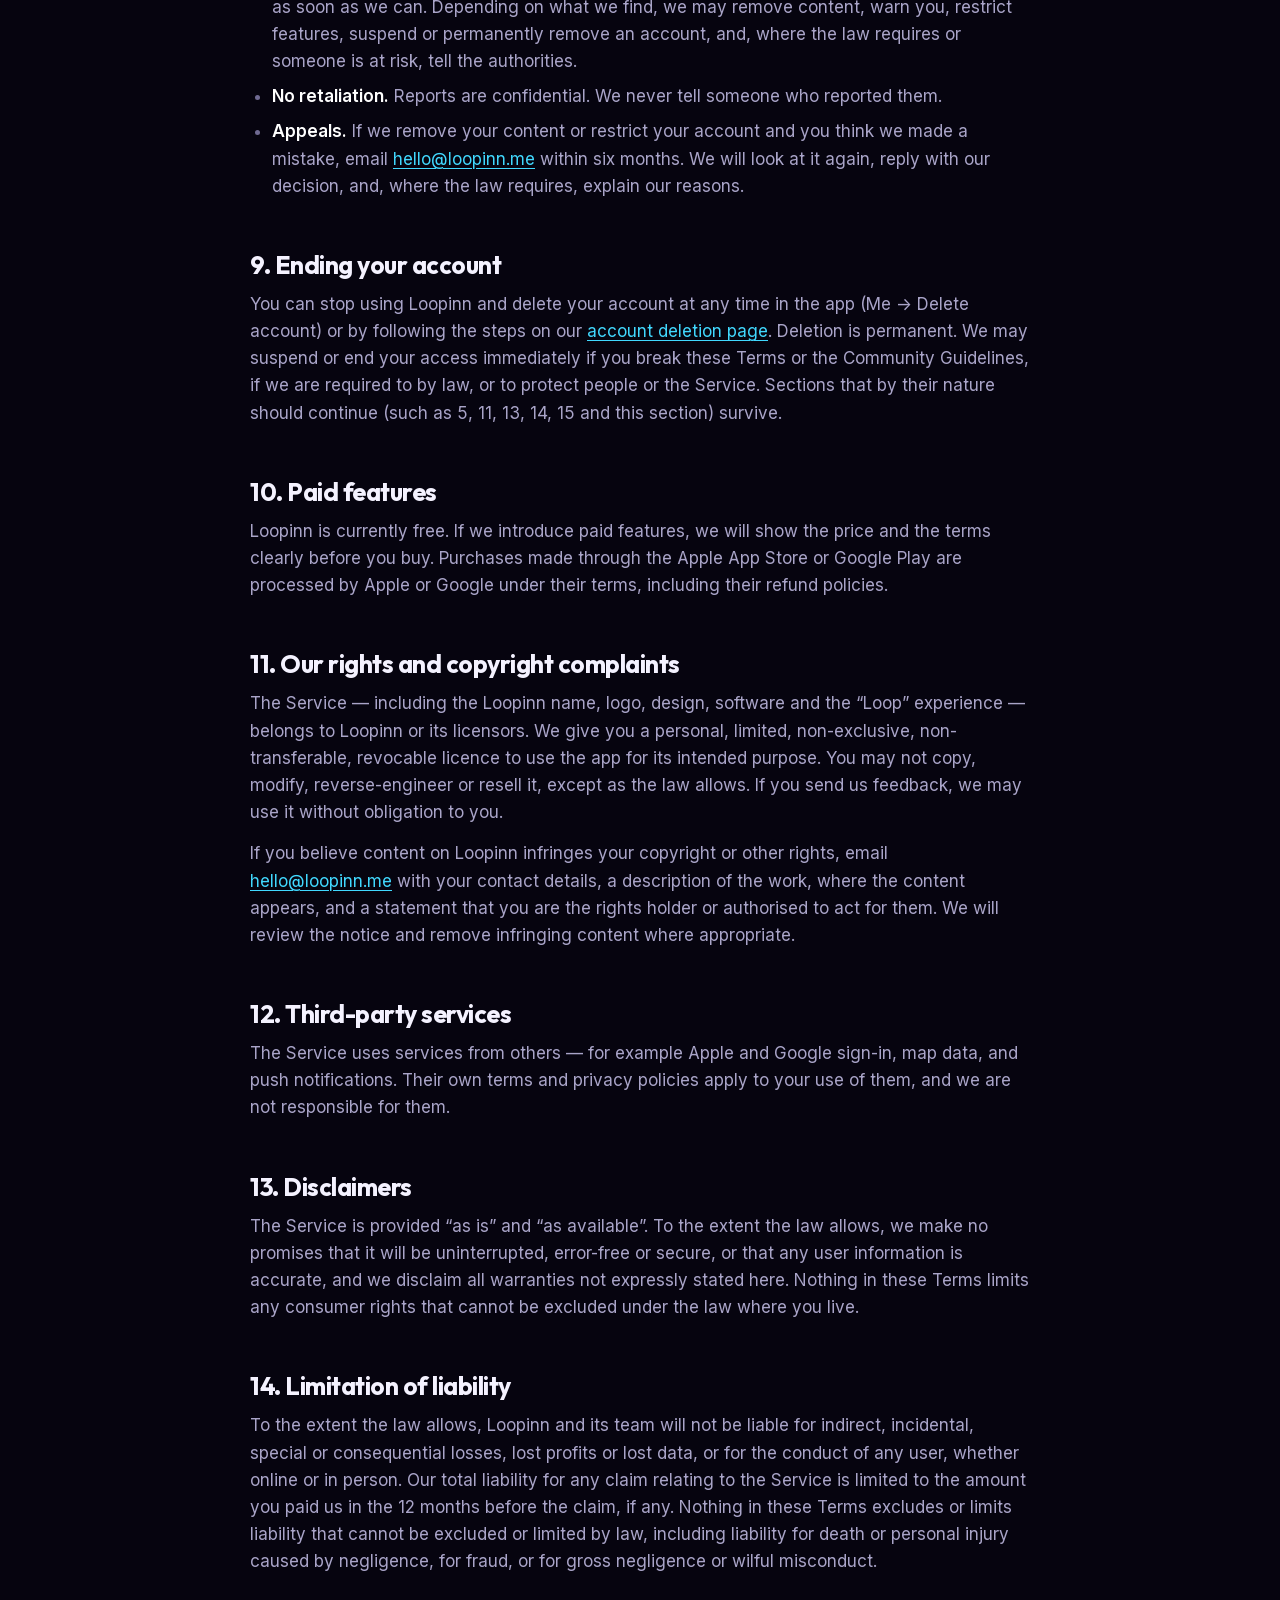
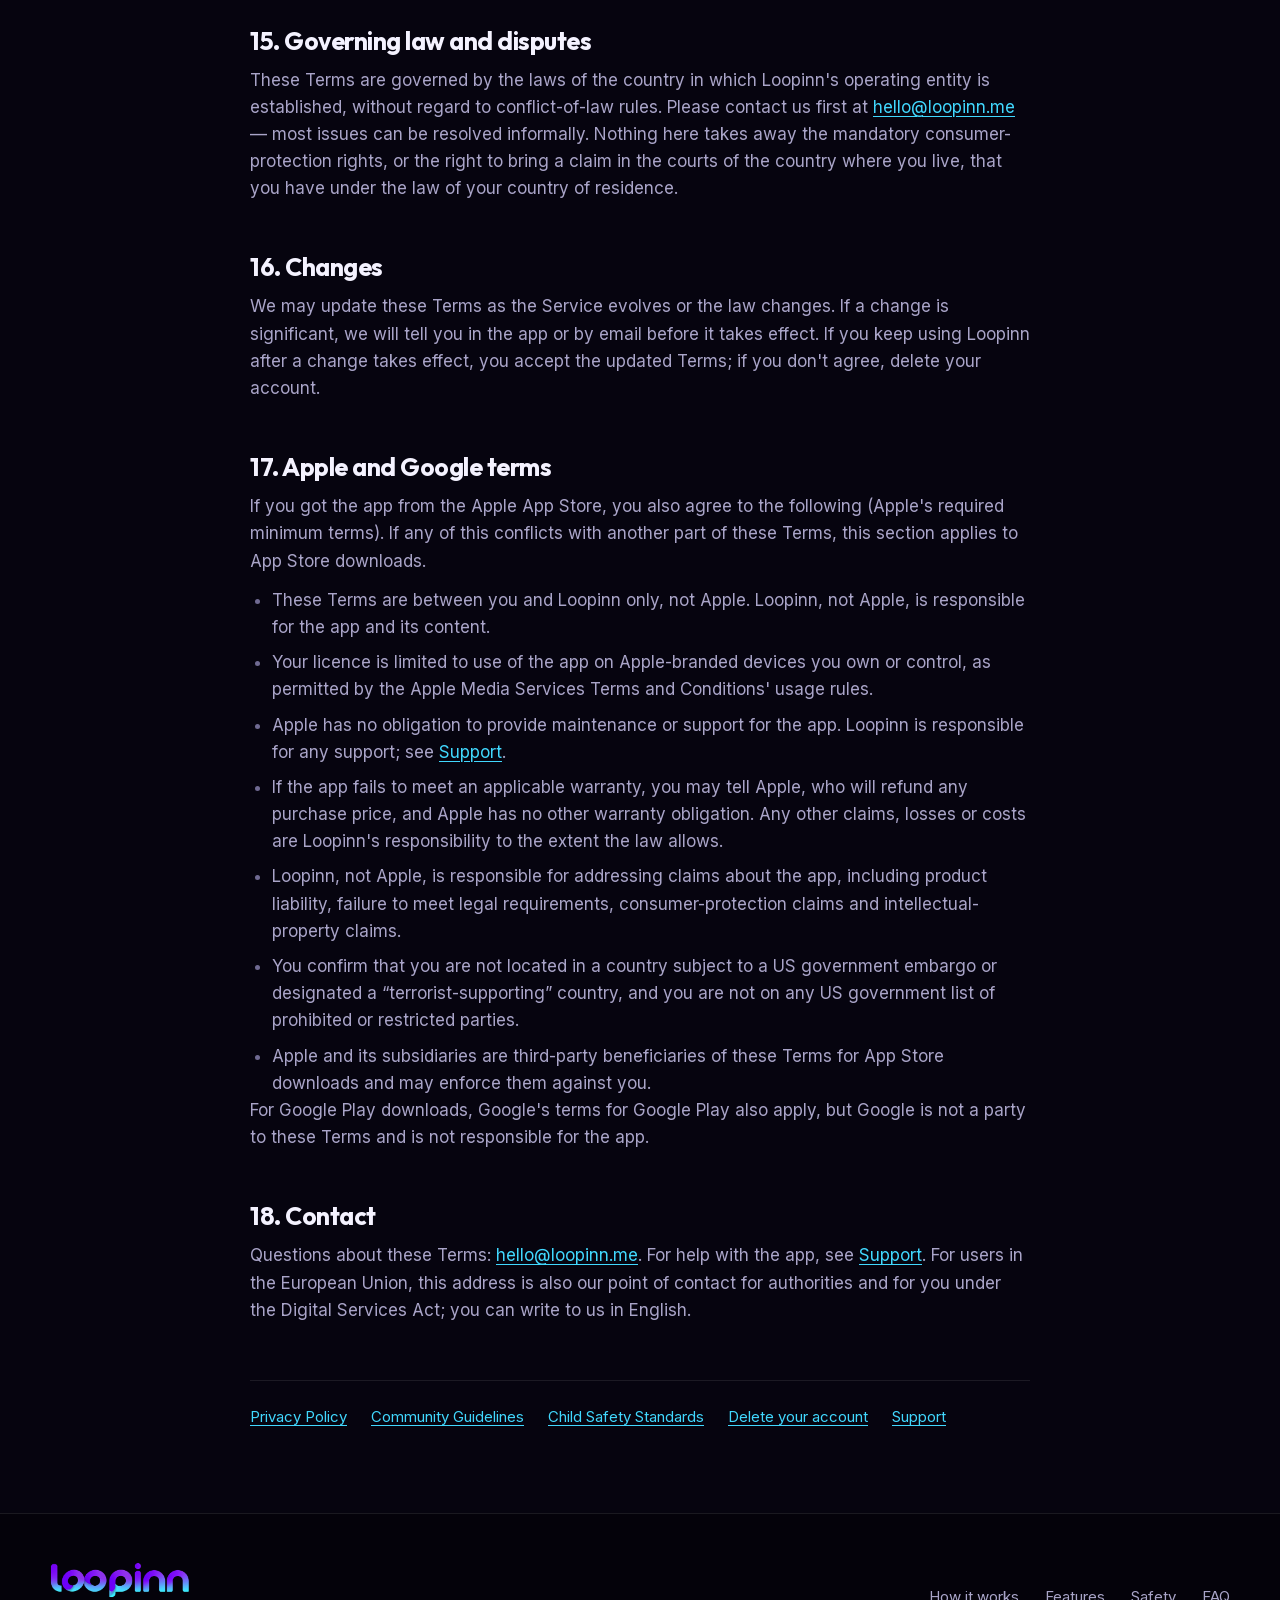
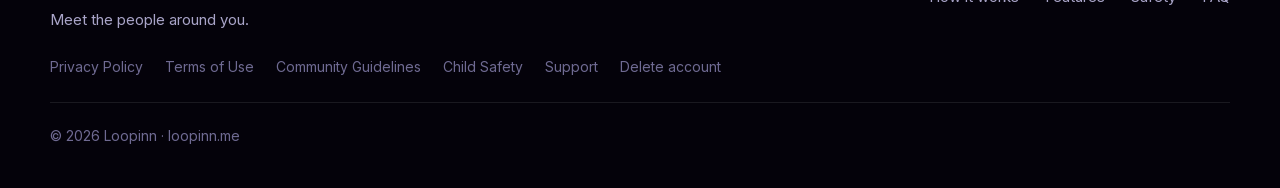
<file: terms.html>
<!doctype html>
<html lang="en">
<head>
  <meta charset="utf-8">
  <meta name="viewport" content="width=device-width, initial-scale=1, viewport-fit=cover">
  <title>Terms of Use — Loopinn</title>
  <meta name="description" content="The rules for using Loopinn: 18+ only, zero tolerance for abuse, how Loops and chat work, meeting safely, reporting, and ending your account.">
  <meta name="theme-color" content="#06040F">
  <meta name="robots" content="index,follow,max-image-preview:large">
  <link rel="canonical" href="https://loopinn.me/terms.html">

  <meta property="og:type" content="website">
  <meta property="og:site_name" content="Loopinn">
  <meta property="og:title" content="Terms of Use — Loopinn">
  <meta property="og:description" content="The rules for using Loopinn: 18+ only, zero tolerance for abuse, how Loops and chat work, meeting safely, reporting, and ending your account.">
  <meta property="og:url" content="https://loopinn.me/terms.html">
  <meta property="og:image" content="https://loopinn.me/assets/og-image.png">
  <meta property="og:image:width" content="1200">
  <meta property="og:image:height" content="630">
  <meta property="og:image:alt" content="Loopinn — meet the people around you">
  <meta property="og:locale" content="en_US">
  <meta name="twitter:card" content="summary_large_image">
  <meta name="twitter:title" content="Terms of Use — Loopinn">
  <meta name="twitter:description" content="The rules for using Loopinn: 18+ only, zero tolerance for abuse, how Loops and chat work, meeting safely, reporting, and ending your account.">
  <meta name="twitter:image" content="https://loopinn.me/assets/og-image.png">

  <link rel="icon" href="assets/logo/favicon.ico" sizes="any">
  <link rel="icon" type="image/png" sizes="48x48" href="assets/logo/favicon-48.png">
  <link rel="icon" type="image/png" sizes="32x32" href="assets/logo/favicon-32.png">
  <link rel="apple-touch-icon" href="assets/logo/apple-touch-icon.png">

  <link rel="preload" href="assets/fonts/Inter-Regular.woff2" as="font" type="font/woff2" crossorigin>
  <link rel="preload" href="assets/fonts/Outfit-Bold.woff2" as="font" type="font/woff2" crossorigin>
  <link rel="stylesheet" href="css/styles.css">

  <script type="application/ld+json">
{
  "@context": "https://schema.org",
  "@graph": [
    {
      "@type": "WebPage",
      "@id": "https://loopinn.me/terms.html#page",
      "url": "https://loopinn.me/terms.html",
      "name": "Terms of Use — Loopinn",
      "description": "The rules for using Loopinn: 18+ only, zero tolerance for abuse, how Loops and chat work, meeting safely, reporting, and ending your account.",
      "inLanguage": "en",
      "dateModified": "2026-10-10",
      "isPartOf": {
        "@id": "https://loopinn.me/#website"
      },
      "publisher": {
        "@id": "https://loopinn.me/#org"
      }
    },
    {
      "@type": "BreadcrumbList",
      "itemListElement": [
        {
          "@type": "ListItem",
          "position": 1,
          "name": "Loopinn",
          "item": "https://loopinn.me/"
        },
        {
          "@type": "ListItem",
          "position": 2,
          "name": "Terms of Use",
          "item": "https://loopinn.me/terms.html"
        }
      ]
    }
  ]
}
  </script>
</head>
<body>
<a class="skip-link" href="#main">Skip to content</a>
<div class="bg-glow" aria-hidden="true"><i></i><i></i><i></i></div>

<header class="nav scrolled">
  <div class="container nav-inner nav-doc">
    <a class="brand" href="./" aria-label="Loopinn home"><img src="assets/logo/loopinn-wordmark-sm.png" alt="Loopinn" width="480" height="123"></a>
    <nav class="nav-links" aria-label="Primary">
      <a href="./">Home</a>
      <a href="community-guidelines.html">Safety</a>
      <a href="support.html">Support</a>
    </nav>
    <a class="btn btn-primary btn-sm nav-cta" href="./#waitlist">Join the waitlist</a>
  </div>
</header>

<main class="container doc" id="main">
    <h1>Terms of Use</h1>
    <p class="meta">Last updated: 10 October 2026</p>
    <p class="lede">These Terms are the agreement between you and Loopinn for using the Loopinn app and website. Please read them — they explain what you can expect from us and what we expect from everyone who uses Loopinn.</p>

    <div class="box key">
      <h2>The short version</h2>
      <ul>
        <li>You must be <strong>18 or older</strong> and tell the truth about who you are.</li>
        <li>Loopinn has <strong>zero tolerance</strong> for objectionable content and abusive users — harassment, hate, threats, nudity or sexual content, scams, impersonation and anything involving minors lead to removal.</li>
        <li>You are responsible for what you post and for your own safety when you meet someone. Meet in public and tell a friend.</li>
        <li>You can <strong>report and block</strong> anyone, and <strong>delete your account</strong> whenever you like.</li>
      </ul>
    </div>

    <h2>Contents</h2>
    <ol class="toc">
      <li><a href="#about">About these Terms</a></li>
      <li><a href="#eligibility">Who can use Loopinn</a></li>
      <li><a href="#account">Your account</a></li>
      <li><a href="#how">How Loopinn works</a></li>
      <li><a href="#content">Your content</a></li>
      <li><a href="#conduct">Rules of conduct</a></li>
      <li><a href="#safety">Meeting people safely</a></li>
      <li><a href="#enforcement">Reporting, moderation and enforcement</a></li>
      <li><a href="#ending">Ending your account</a></li>
      <li><a href="#paid">Paid features</a></li>
      <li><a href="#ip">Our rights and copyright complaints</a></li>
      <li><a href="#third">Third-party services</a></li>
      <li><a href="#disclaimers">Disclaimers</a></li>
      <li><a href="#liability">Limitation of liability</a></li>
      <li><a href="#law">Governing law and disputes</a></li>
      <li><a href="#changes">Changes</a></li>
      <li><a href="#stores">Apple and Google terms</a></li>
      <li><a href="#contact">Contact</a></li>
    </ol>

    <h2 id="about">1. About these Terms</h2>
    <p>Loopinn (“<strong>Loopinn</strong>”, “we”, “us”) provides a proximity-based app for meeting people nearby — for dating, friendship or a spontaneous hangout — and the website at loopinn.me (together, the “<strong>Service</strong>”). By creating an account or using the Service you agree to these Terms, our <a href="privacy.html">Privacy Policy</a>, and our <a href="community-guidelines.html">Community Guidelines</a>, which are part of this agreement. If you don't agree, please don't use Loopinn.</p>

    <h2 id="eligibility">2. Who can use Loopinn</h2>
    <p>To use Loopinn you confirm that:</p>
    <ul>
      <li>you are <strong>at least 18 years old</strong> (and old enough to form a binding contract where you live). The app checks your date of birth and refuses sign-up under 18;</li>
      <li>you have not been convicted of, or pleaded guilty or no contest to, a sexual offence or a violent crime, and you are not required to register as a sex offender in any jurisdiction;</li>
      <li>you are not barred from using the Service under applicable law, and we have not previously removed your account for breaking these Terms; and</li>
      <li>you will create only one account for yourself.</li>
    </ul>

    <h2 id="account">3. Your account</h2>
    <ul>
      <li>Give accurate information, including your real first name, your real date of birth and photos that clearly show you.</li>
      <li>Keep your sign-in methods secure. You are responsible for activity on your account. Tell us at <a href="mailto:hello@loopinn.me">hello@loopinn.me</a> if you think it has been accessed without your permission.</li>
      <li>Your date of birth cannot be changed after sign-up. If it is wrong, <a href="support.html">contact support</a>.</li>
      <li>Don't sell, transfer or share your account.</li>
    </ul>

    <h2 id="how">4. How Loopinn works</h2>
    <ul>
      <li><strong>Radar.</strong> With your permission the app uses your location while it is open to show you people nearby and to show you to them — as an approximate distance, never your exact location. <strong>Ghost Mode</strong> makes you invisible. See the <a href="privacy.html#location">Privacy Policy</a>.</li>
      <li><strong>Loops.</strong> A Loop is a one-tap request to meet or hang out, with a vibe such as coffee, a walk, dance, food or a chat. Loops expire after 24 hours, and declined or ignored Loops lead to a cool-down before the same person can be Looped again. We limit how many Loops you can send.</li>
      <li><strong>It's a Loop!</strong> Chat opens only when both people have said yes. No one can message you without that.</li>
      <li><strong>No promises.</strong> We can't guarantee that anyone will be nearby, will respond, or will be a good match, and the Service may be unavailable, change, or be limited in some places. We may change or discontinue features.</li>
    </ul>

    <h2 id="content">5. Your content</h2>
    <p>“Your content” means your profile, photos, bio, Loop notes, messages and anything else you submit.</p>
    <ul>
      <li><strong>You own it.</strong> You keep ownership of your content.</li>
      <li><strong>You give us permission to run the Service with it.</strong> You grant Loopinn a worldwide, non-exclusive, royalty-free licence to host, store, process, reproduce, resize and display your content, and to show it to other users as the Service is designed (for example, your profile to people nearby), for as long as your content is on the Service. This licence ends when you delete the content or your account, except for copies in backups for a short period and records we must keep for safety or legal reasons (see the Privacy Policy).</li>
      <li><strong>You promise</strong> that you own or have the rights to your content, that photos show you (and only you, unless the other person has agreed and is an adult), and that your content follows the rules below.</li>
      <li><strong>We may remove content</strong> that breaks these Terms or the Community Guidelines, or that we are legally required to remove.</li>
    </ul>

    <h2 id="conduct">6. Rules of conduct</h2>
    <div class="box alert">
      <p><strong>Zero tolerance.</strong> Loopinn has no tolerance for objectionable content or abusive users. We remove it and we remove the people responsible.</p>
    </div>
    <p>When you use Loopinn you must not:</p>
    <ul>
      <li><strong>involve minors in any way</strong> — no one under 18 may use Loopinn, and no content may sexualise or endanger a child (see our <a href="child-safety.html">Child Safety Standards</a>);</li>
      <li>harass, bully, stalk, threaten, intimidate or shame anyone, or send unwelcome sexual messages or images;</li>
      <li>post nudity, pornography or sexually explicit content, graphic violence, or content that promotes self-harm;</li>
      <li>post hate speech or discriminate against or attack people because of race, ethnicity, nationality, religion, gender, gender identity, sexual orientation, disability, age or similar traits;</li>
      <li>impersonate another person, use someone else's photos, or create a fake or misleading profile;</li>
      <li>solicit sex or money, promote escort or sexual services, engage in or promote human trafficking or exploitation, or run scams, romance fraud, spam, pyramid schemes or unsolicited advertising;</li>
      <li>share another person's private information, or their photos or messages, without their consent;</li>
      <li>use Loopinn to find, follow or locate someone who doesn't want to be found, or try to work out anyone's exact location — including by spoofing your location, running automated queries, or any other method of circumventing the location protections;</li>
      <li>scrape, copy or collect data from the Service, use bots, or access it by any means other than our official app and website;</li>
      <li>upload malware, interfere with or overload the Service, or try to bypass security, rate limits or age checks;</li>
      <li>break the law or encourage others to; or</li>
      <li>help or encourage anyone to do any of the above.</li>
    </ul>

    <h2 id="safety">7. Meeting people safely</h2>
    <p>Loopinn connects people who are physically close, so the safety of in-person meetings matters. <strong>You are responsible for your own interactions and for deciding whether to meet someone.</strong> Please read our <a href="community-guidelines.html#safety-tips">safety tips</a>: meet in a public place, tell a friend where you are going, arrange your own transport, and leave if you feel uncomfortable. If you are ever in danger, contact your local emergency services first.</p>
    <p>We do not run criminal background checks, and we do not verify what people tell us on their profiles. A verified badge, when available, only means a person completed a particular check. We do not endorse any user, and we are not responsible for what users say or do, online or offline.</p>

    <h2 id="enforcement">8. Reporting, moderation and enforcement</h2>
    <ul>
      <li><strong>Report and block.</strong> You can report any profile or chat, and block anyone, inside the app. Blocking is instant and mutual: you will no longer see each other and any chat ends.</li>
      <li><strong>What we do.</strong> We review reports and may use automated checks. We aim to review reports of serious harm — such as threats, child safety, or impersonation — within 24 hours, and others as soon as we can. Depending on what we find, we may remove content, warn you, restrict features, suspend or permanently remove an account, and, where the law requires or someone is at risk, tell the authorities.</li>
      <li><strong>No retaliation.</strong> Reports are confidential. We never tell someone who reported them.</li>
      <li><strong>Appeals.</strong> If we remove your content or restrict your account and you think we made a mistake, email <a href="mailto:hello@loopinn.me">hello@loopinn.me</a> within six months. We will look at it again, reply with our decision, and, where the law requires, explain our reasons.</li>
    </ul>

    <h2 id="ending">9. Ending your account</h2>
    <p>You can stop using Loopinn and delete your account at any time in the app (Me → Delete account) or by following the steps on our <a href="delete-account.html">account deletion page</a>. Deletion is permanent. We may suspend or end your access immediately if you break these Terms or the Community Guidelines, if we are required to by law, or to protect people or the Service. Sections that by their nature should continue (such as 5, 11, 13, 14, 15 and this section) survive.</p>

    <h2 id="paid">10. Paid features</h2>
    <p>Loopinn is currently free. If we introduce paid features, we will show the price and the terms clearly before you buy. Purchases made through the Apple App Store or Google Play are processed by Apple or Google under their terms, including their refund policies.</p>

    <h2 id="ip">11. Our rights and copyright complaints</h2>
    <p>The Service — including the Loopinn name, logo, design, software and the “Loop” experience — belongs to Loopinn or its licensors. We give you a personal, limited, non-exclusive, non-transferable, revocable licence to use the app for its intended purpose. You may not copy, modify, reverse-engineer or resell it, except as the law allows. If you send us feedback, we may use it without obligation to you.</p>
    <p>If you believe content on Loopinn infringes your copyright or other rights, email <a href="mailto:hello@loopinn.me">hello@loopinn.me</a> with your contact details, a description of the work, where the content appears, and a statement that you are the rights holder or authorised to act for them. We will review the notice and remove infringing content where appropriate.</p>

    <h2 id="third">12. Third-party services</h2>
    <p>The Service uses services from others — for example Apple and Google sign-in, map data, and push notifications. Their own terms and privacy policies apply to your use of them, and we are not responsible for them.</p>

    <h2 id="disclaimers">13. Disclaimers</h2>
    <p>The Service is provided “as is” and “as available”. To the extent the law allows, we make no promises that it will be uninterrupted, error-free or secure, or that any user information is accurate, and we disclaim all warranties not expressly stated here. Nothing in these Terms limits any consumer rights that cannot be excluded under the law where you live.</p>

    <h2 id="liability">14. Limitation of liability</h2>
    <p>To the extent the law allows, Loopinn and its team will not be liable for indirect, incidental, special or consequential losses, lost profits or lost data, or for the conduct of any user, whether online or in person. Our total liability for any claim relating to the Service is limited to the amount you paid us in the 12 months before the claim, if any. Nothing in these Terms excludes or limits liability that cannot be excluded or limited by law, including liability for death or personal injury caused by negligence, for fraud, or for gross negligence or wilful misconduct.</p>

    <h2 id="law">15. Governing law and disputes</h2>
    <p>These Terms are governed by the laws of the country in which Loopinn's operating entity is established, without regard to conflict-of-law rules. Please contact us first at <a href="mailto:hello@loopinn.me">hello@loopinn.me</a> — most issues can be resolved informally. Nothing here takes away the mandatory consumer-protection rights, or the right to bring a claim in the courts of the country where you live, that you have under the law of your country of residence.</p>

    <h2 id="changes">16. Changes</h2>
    <p>We may update these Terms as the Service evolves or the law changes. If a change is significant, we will tell you in the app or by email before it takes effect. If you keep using Loopinn after a change takes effect, you accept the updated Terms; if you don't agree, delete your account.</p>

    <h2 id="stores">17. Apple and Google terms</h2>
    <p>If you got the app from the Apple App Store, you also agree to the following (Apple's required minimum terms). If any of this conflicts with another part of these Terms, this section applies to App Store downloads.</p>
    <ul>
      <li>These Terms are between you and Loopinn only, not Apple. Loopinn, not Apple, is responsible for the app and its content.</li>
      <li>Your licence is limited to use of the app on Apple-branded devices you own or control, as permitted by the Apple Media Services Terms and Conditions' usage rules.</li>
      <li>Apple has no obligation to provide maintenance or support for the app. Loopinn is responsible for any support; see <a href="support.html">Support</a>.</li>
      <li>If the app fails to meet an applicable warranty, you may tell Apple, who will refund any purchase price, and Apple has no other warranty obligation. Any other claims, losses or costs are Loopinn's responsibility to the extent the law allows.</li>
      <li>Loopinn, not Apple, is responsible for addressing claims about the app, including product liability, failure to meet legal requirements, consumer-protection claims and intellectual-property claims.</li>
      <li>You confirm that you are not located in a country subject to a US government embargo or designated a “terrorist-supporting” country, and you are not on any US government list of prohibited or restricted parties.</li>
      <li>Apple and its subsidiaries are third-party beneficiaries of these Terms for App Store downloads and may enforce them against you.</li>
    </ul>
    <p>For Google Play downloads, Google's terms for Google Play also apply, but Google is not a party to these Terms and is not responsible for the app.</p>

    <h2 id="contact">18. Contact</h2>
    <p>Questions about these Terms: <a href="mailto:hello@loopinn.me">hello@loopinn.me</a>. For help with the app, see <a href="support.html">Support</a>. For users in the European Union, this address is also our point of contact for authorities and for you under the Digital Services Act; you can write to us in English.</p>

    <nav class="related" aria-label="Related pages"><a href="privacy.html">Privacy Policy</a><a href="community-guidelines.html">Community Guidelines</a><a href="child-safety.html">Child Safety Standards</a><a href="delete-account.html">Delete your account</a><a href="support.html">Support</a></nav>
</main>

<footer class="footer">
  <div class="container footer-inner">
    <div class="footer-brand">
      <img src="assets/logo/loopinn-wordmark-sm.png" alt="Loopinn" width="480" height="123" loading="lazy">
      <p>Meet the people around you.</p>
    </div>
    <nav class="footer-links" aria-label="Footer">
      <a href="./#how">How it works</a><a href="./#features">Features</a><a href="./#safety">Safety</a><a href="./#faq">FAQ</a>
    </nav>
    <nav class="footer-legal" aria-label="Legal">
      <a href="privacy.html">Privacy Policy</a><a href="terms.html">Terms of Use</a><a href="community-guidelines.html">Community Guidelines</a><a href="child-safety.html">Child Safety</a><a href="support.html">Support</a><a href="delete-account.html">Delete account</a>
    </nav>
    <p class="copy">© <span id="year">2026</span> Loopinn · <a href="https://loopinn.me">loopinn.me</a></p>
  </div>
</footer>
<script>document.getElementById('year').textContent = new Date().getFullYear()</script>
</body>
</html>
</file>
<file: css/styles.css>
/* ==========================================================================
   Loopinn — landing page styles
   Palette sampled from the logo wordmark (violet → blue → cyan on near-black).
   Sections: tokens · base · buttons · nav · hero · phone · marquee · how · try
             · bento · moments · profiles · band · safety · faq · cta · footer
             · documents (legal/support pages) · match overlay · reveal · responsive
   ========================================================================== */

/* Self-hosted fonts (Latin subset WOFF2, SIL OFL 1.1) — built by scripts/build_web_fonts.py. No third-party requests. */
@font-face { font-family: "Inter"; font-weight: 400; font-style: normal; font-display: swap; src: url("../assets/fonts/Inter-Regular.woff2") format("woff2"); }
@font-face { font-family: "Inter"; font-weight: 500; font-style: normal; font-display: swap; src: url("../assets/fonts/Inter-Medium.woff2") format("woff2"); }
@font-face { font-family: "Inter"; font-weight: 600; font-style: normal; font-display: swap; src: url("../assets/fonts/Inter-SemiBold.woff2") format("woff2"); }
@font-face { font-family: "Outfit"; font-weight: 500; font-style: normal; font-display: swap; src: url("../assets/fonts/Outfit-Medium.woff2") format("woff2"); }
@font-face { font-family: "Outfit"; font-weight: 600; font-style: normal; font-display: swap; src: url("../assets/fonts/Outfit-SemiBold.woff2") format("woff2"); }
@font-face { font-family: "Outfit"; font-weight: 700; font-style: normal; font-display: swap; src: url("../assets/fonts/Outfit-Bold.woff2") format("woff2"); }
@font-face { font-family: "Outfit"; font-weight: 800; font-style: normal; font-display: swap; src: url("../assets/fonts/Outfit-ExtraBold.woff2") format("woff2"); }

:root {
  --ink: #06040f;
  --ink-2: #0b0820;
  --ink-3: #120d2e;
  --text: #f4f2ff;
  --muted: #a9a4c8;
  --faint: #6f6a92;
  --line: rgba(255, 255, 255, .09);
  --glass: rgba(255, 255, 255, .045);
  --glass-2: rgba(255, 255, 255, .075);

  --violet: #7a05fa;
  --violet-2: #9b5cff;
  --blue: #5b8cf9;
  --cyan: #41d8fe;
  --rose: #ff6fb5;

  --grad: linear-gradient(135deg, #7a05fa 0%, #5b6bfa 52%, #41d8fe 100%);
  --grad-text: linear-gradient(100deg, #a56bff 0%, #6e8bff 48%, #41d8fe 100%);

  --font-display: "Outfit", system-ui, sans-serif;
  --font-body: "Inter", system-ui, -apple-system, "Segoe UI", sans-serif;

  --r-sm: 12px;
  --r-md: 20px;
  --r-lg: 28px;
  --maxw: 1180px;
  --ease: cubic-bezier(.2, .8, .2, 1);
}

/* ───────── base ───────── */
*, *::before, *::after { box-sizing: border-box; }
html { scroll-behavior: smooth; scroll-padding-top: 84px; -webkit-text-size-adjust: 100%; }
body {
  margin: 0; background: var(--ink); color: var(--text);
  font-family: var(--font-body); font-size: 17px; line-height: 1.6;
  -webkit-font-smoothing: antialiased; overflow-x: hidden;
}
img { max-width: 100%; display: block; }
[hidden] { display: none !important; }
a { color: inherit; text-decoration: none; }
button { font: inherit; color: inherit; cursor: pointer; }
ul, ol { margin: 0; padding: 0; list-style: none; }
h1, h2, h3, p, figure { margin: 0; }
h1, h2, h3 { font-family: var(--font-display); letter-spacing: -.02em; line-height: 1.08; }
:focus-visible { outline: 2px solid var(--cyan); outline-offset: 3px; border-radius: 8px; }
::selection { background: rgba(122, 5, 250, .55); }

.container { width: min(var(--maxw), 100% - 40px); margin-inline: auto; }
.sr-only { position: absolute; width: 1px; height: 1px; overflow: hidden; clip: rect(0 0 0 0); white-space: nowrap; }
.hp { position: absolute; left: -9999px; opacity: 0; height: 0; width: 0; }

.ico { width: 1.15em; height: 1.15em; flex: none; fill: none; stroke: currentColor; stroke-width: 2; stroke-linecap: round; stroke-linejoin: round; }
.grad-text { background: var(--grad-text); -webkit-background-clip: text; background-clip: text; color: transparent; }
.verified { color: var(--cyan); width: 1.05em; height: 1.05em; }

/* ambient background */
.bg-glow { position: fixed; inset: 0; z-index: -1; overflow: hidden; pointer-events: none; }
.bg-glow i { position: absolute; border-radius: 50%; filter: blur(110px); opacity: .55; }
.bg-glow i:nth-child(1) { width: 620px; height: 620px; left: -160px; top: -120px; background: #5a08c9; }
.bg-glow i:nth-child(2) { width: 560px; height: 560px; right: -180px; top: 30vh; background: #0b6fa8; opacity: .38; }
.bg-glow i:nth-child(3) { width: 520px; height: 520px; left: 25vw; bottom: -260px; background: #3b0fa6; opacity: .45; }
body::after { /* fine grain */
  content: ""; position: fixed; inset: 0; z-index: 100; pointer-events: none; opacity: .045; mix-blend-mode: overlay;
  background-image: url("data:image/svg+xml;utf8,<svg xmlns='http://www.w3.org/2000/svg' width='160' height='160'><filter id='n'><feTurbulence type='fractalNoise' baseFrequency='.9' numOctaves='2' stitchTiles='stitch'/></filter><rect width='100%' height='100%' filter='url(%23n)'/></svg>");
}

.glass {
  background: var(--glass); border: 1px solid var(--line);
  -webkit-backdrop-filter: blur(18px) saturate(140%); backdrop-filter: blur(18px) saturate(140%);
}

.pill {
  display: inline-flex; align-items: center; gap: 10px; padding: 8px 16px; border-radius: 999px;
  background: var(--glass); border: 1px solid var(--line); font-size: 14px; color: #d8d3f5; font-weight: 500;
}
.live-dot { position: relative; width: 8px; height: 8px; border-radius: 50%; background: var(--cyan); display: inline-block; flex: none; box-shadow: 0 0 10px var(--cyan); }
.live-dot::after { content: ""; position: absolute; inset: -4px; border-radius: 50%; border: 1px solid var(--cyan); animation: ping 2s ease-out infinite; }
@keyframes ping { from { transform: scale(.5); opacity: .9; } to { transform: scale(1.8); opacity: 0; } }

.eyebrow { display: inline-block; font-size: 13px; letter-spacing: .14em; text-transform: uppercase; font-weight: 600; color: var(--cyan); margin-bottom: 14px; }

.section { padding-block: clamp(72px, 10vw, 128px); position: relative; }
.section-head { text-align: center; max-width: 760px; margin: 0 auto clamp(40px, 6vw, 64px); }
.section-head.left { text-align: left; margin-inline: 0; margin-bottom: 32px; }
.section-head h2 { font-size: clamp(32px, 5vw, 56px); font-weight: 700; }
.section-head p { margin-top: 18px; color: var(--muted); font-size: clamp(16px, 1.5vw, 19px); }

/* ───────── buttons ───────── */
.btn {
  display: inline-flex; align-items: center; justify-content: center; gap: 10px; border: 0; border-radius: 999px;
  padding: 15px 26px; font-weight: 600; font-size: 16px; line-height: 1; white-space: nowrap;
  transition: transform .25s var(--ease), box-shadow .25s var(--ease), background-position .4s, border-color .2s;
}
.btn-primary {
  color: #fff; background: var(--grad); background-size: 140% 100%; background-position: 0 0;
  box-shadow: 0 10px 36px -8px rgba(122, 5, 250, .7), inset 0 1px 0 rgba(255, 255, 255, .25);
}
.btn-primary:hover { transform: translateY(-2px); background-position: 100% 0; box-shadow: 0 16px 44px -8px rgba(91, 107, 250, .8), inset 0 1px 0 rgba(255, 255, 255, .3); }
.btn-primary:active { transform: translateY(0) scale(.98); }
.btn-ghost { background: var(--glass); border: 1px solid var(--line); color: var(--text); }
.btn-ghost:hover { background: var(--glass-2); transform: translateY(-2px); }
.btn-sm { padding: 11px 20px; font-size: 14.5px; }
.btn-block { width: 100%; }
.btn[disabled] { opacity: .8; cursor: progress; transform: none; }

/* ───────── nav ───────── */
.nav { position: fixed; inset: 0 0 auto 0; z-index: 60; transition: background .3s, border-color .3s, backdrop-filter .3s; border-bottom: 1px solid transparent; }
.nav.scrolled { background: rgba(6, 4, 15, .72); -webkit-backdrop-filter: blur(18px); backdrop-filter: blur(18px); border-color: var(--line); }
.nav-inner { display: flex; align-items: center; gap: 28px; height: 72px; }
.brand img { height: 34px; width: auto; }
.nav-links { display: flex; gap: 30px; margin-left: auto; font-size: 15px; color: var(--muted); font-weight: 500; }
.nav-links a { position: relative; padding: 6px 0; transition: color .2s; }
.nav-links a:hover { color: #fff; }
.nav-links a::after { content: ""; position: absolute; left: 0; right: 0; bottom: 0; height: 2px; border-radius: 2px; background: var(--grad); transform: scaleX(0); transform-origin: left; transition: transform .3s var(--ease); }
.nav-links a:hover::after { transform: scaleX(1); }
.burger { display: none; width: 42px; height: 42px; border-radius: 12px; border: 1px solid var(--line); background: var(--glass); position: relative; }
.burger span { position: absolute; left: 12px; right: 12px; height: 2px; background: #fff; border-radius: 2px; transition: transform .3s, top .3s; }
.burger span:nth-child(1) { top: 16px; } .burger span:nth-child(2) { top: 24px; }
.burger[aria-expanded="true"] span:nth-child(1) { top: 20px; transform: rotate(45deg); }
.burger[aria-expanded="true"] span:nth-child(2) { top: 20px; transform: rotate(-45deg); }

/* ───────── hero ───────── */
.hero { position: relative; padding: clamp(120px, 14vw, 168px) 0 clamp(56px, 8vw, 96px); overflow: clip; }
.hero-swirl { position: absolute; width: min(720px, 110vw); right: 2%; top: 3%; opacity: .2; filter: blur(1px); animation: spin 60s linear infinite; pointer-events: none; z-index: 0; }
@keyframes spin { to { transform: rotate(360deg); } }
.hero-grid { display: grid; grid-template-columns: 1.05fr .95fr; gap: clamp(28px, 5vw, 72px); align-items: center; position: relative; z-index: 1; }
.hero h1 { font-size: clamp(42px, 5.5vw, 72px); font-weight: 800; margin: 22px 0 22px; letter-spacing: -.035em; line-height: 1.04; text-wrap: balance; }
.lead { font-size: clamp(17px, 1.6vw, 20px); color: var(--muted); max-width: 540px; }
.lead strong { color: #fff; font-weight: 600; }

.waitlist { position: relative; display: flex; gap: 10px; margin-top: 34px; max-width: 540px; flex-wrap: wrap; padding: 7px; border-radius: 999px; background: var(--glass); border: 1px solid var(--line); -webkit-backdrop-filter: blur(14px); backdrop-filter: blur(14px); transition: border-color .2s, box-shadow .2s; }
.waitlist:focus-within { border-color: rgba(65, 216, 254, .55); box-shadow: 0 0 0 4px rgba(65, 216, 254, .12); }
.waitlist input[type="email"], .waitlist input[type="text"]:not(.hp) { flex: 1 1 200px; min-width: 0; background: transparent; border: 0; outline: 0; color: #fff; font: inherit; font-size: 16px; padding: 0 18px; height: 50px; }
.waitlist input::placeholder { color: var(--faint); }
.waitlist .btn { height: 50px; padding-inline: 24px; }
.form-msg { flex-basis: 100%; font-size: 14px; padding: 0 16px; min-height: 0; }
.form-msg:not(:empty) { padding: 8px 16px 6px; }
.form-msg.ok { color: #7ff0c4; } .form-msg.err { color: #ff9db8; }

.trust { display: flex; flex-wrap: wrap; gap: 10px 22px; margin-top: 24px; color: var(--muted); font-size: 14.5px; }
.trust li { display: inline-flex; align-items: center; gap: 8px; }
.trust .ico { color: var(--cyan); }
.stores { display: flex; flex-wrap: wrap; gap: 12px; margin-top: 30px; }
.store { display: inline-flex; align-items: center; gap: 12px; padding: 10px 18px 10px 14px; border-radius: 14px; border: 1px solid var(--line); background: var(--glass); font-weight: 600; font-size: 16px; line-height: 1.15; opacity: .9; }
.store small { display: block; font-size: 11px; font-weight: 500; color: var(--muted); letter-spacing: .02em; }
.store .ico { width: 24px; height: 24px; color: #fff; }
a.store-live { opacity: 1; border-color: rgba(65, 216, 254, .45); transition: border-color .2s, background .2s; }
a.store-live:hover, a.store-live:focus-visible { border-color: var(--cyan); background: var(--glass-2); }

.hero-visual { position: relative; display: flex; justify-content: center; }
.phone-tilt { position: relative; transition: transform .25s ease-out; will-change: transform; }

/* floating glass cards around the phone */
.float { position: absolute; display: flex; align-items: center; gap: 12px; padding: 12px 16px 12px 12px; border-radius: 18px; box-shadow: 0 20px 50px -12px rgba(0, 0, 0, .6); z-index: 3; animation: bob 6s ease-in-out infinite; }
.float img { width: 42px; height: 42px; border-radius: 50%; object-fit: cover; border: 2px solid rgba(255, 255, 255, .25); }
.float b { display: block; font-size: 14.5px; line-height: 1.2; font-family: var(--font-display); font-weight: 600; }
.float small { display: block; font-size: 12.5px; color: var(--muted); line-height: 1.3; }
.f-notif { left: -16%; top: 13%; background: rgba(20, 14, 46, .72); }
.f-count { right: -14%; bottom: 24%; animation-delay: -2s; background: rgba(20, 14, 46, .72); }
.stack { display: flex; } .stack img { width: 32px; height: 32px; margin-left: -10px; border-width: 2px; border-color: #1a1238; } .stack img:first-child { margin-left: 0; }
@keyframes bob { 0%, 100% { transform: translateY(0); } 50% { transform: translateY(-12px); } }

/* ───────── phone mockup (all inner sizes in cqw so it scales) ───────── */
.phone {
  --pw: 300px; position: relative; width: var(--pw); aspect-ratio: 9 / 19; container-type: inline-size;
  border-radius: calc(var(--pw) * .145); padding: calc(var(--pw) * .021); background: linear-gradient(160deg, #3a3361, #14102c 40%, #2a2250);
  box-shadow: 0 0 0 1px rgba(255, 255, 255, .14), 0 50px 120px -24px rgba(122, 5, 250, .6), 0 30px 70px -10px rgba(0, 0, 0, .7);
}
.phone-island { position: absolute; z-index: 20; top: 4.2cqw; left: 50%; transform: translateX(-50%); width: 27cqw; height: 7.4cqw; border-radius: 99px; background: #000; }
.screen { position: relative; width: 100%; height: 100%; border-radius: 12.5cqw; overflow: hidden; background: #0a0720; color: #fff; font-family: var(--font-body); }

.statusbar { position: absolute; z-index: 15; top: 4.6cqw; left: 8.5cqw; right: 8.5cqw; display: flex; justify-content: space-between; align-items: center; font-size: 3.7cqw; }
.sb-icons { display: flex; gap: 1.3cqw; align-items: center; }
.sb-icons i { display: block; width: 4.4cqw; height: 2.6cqw; border-radius: 1px; background: #fff; opacity: .9; }
.sb-icons .batt { width: 6.6cqw; border-radius: 1.2cqw; }

/* map screen */
.map-screen { background: #0a0720 url("../assets/map.svg") center / cover; }
.map-top { position: absolute; z-index: 12; top: 14.5cqw; left: 4.5cqw; right: 4.5cqw; display: flex; justify-content: space-between; align-items: center; padding: 2.6cqw 4cqw; border-radius: 99px; font-size: 3.8cqw; background: rgba(14, 10, 36, .6); }
.map-top-title { display: inline-flex; gap: 2cqw; align-items: center; font-weight: 600; font-family: var(--font-display); } .map-top-title .ico { color: var(--cyan); width: 4.6cqw; height: 4.6cqw; }
.map-top-r { display: inline-flex; gap: 2cqw; align-items: center; color: var(--cyan); font-weight: 600; }

.radar { position: absolute; left: 50%; top: 45%; width: 150cqw; height: 150cqw; transform: translate(-50%, -50%); border-radius: 50%; pointer-events: none; }
.radar .ring { position: absolute; left: 50%; top: 50%; border-radius: 50%; transform: translate(-50%, -50%); border: 1px solid rgba(65, 216, 254, .32); }
.radar .r1 { width: 30%; height: 30%; background: rgba(65, 216, 254, .05); }
.radar .r2 { width: 55%; height: 55%; border-style: dashed; border-color: rgba(155, 92, 255, .38); }
.radar .r3 { width: 80%; height: 80%; background: radial-gradient(circle, transparent 62%, rgba(122, 5, 250, .14)); }
.radar .sweep { position: absolute; inset: 10%; border-radius: 50%; background: conic-gradient(from 0deg, rgba(65, 216, 254, 0) 0deg, rgba(65, 216, 254, .34) 70deg, rgba(65, 216, 254, 0) 72deg); animation: spin 5.5s linear infinite; mask: radial-gradient(circle, transparent 0 10%, #000 30%); -webkit-mask: radial-gradient(circle, transparent 0 10%, #000 30%); }
.radar .wave { position: absolute; left: 50%; top: 50%; width: 80%; height: 80%; border-radius: 50%; border: 2px solid rgba(65, 216, 254, .55); transform: translate(-50%, -50%) scale(.05); animation: wave 4.5s ease-out infinite; }
.radar .w2 { animation-delay: -2.25s; border-color: rgba(155, 92, 255, .6); }
@keyframes wave { 0% { transform: translate(-50%, -50%) scale(.05); opacity: .9; } 100% { transform: translate(-50%, -50%) scale(1); opacity: 0; } }

.you { position: absolute; left: 50%; top: 45%; width: 5.4cqw; height: 5.4cqw; transform: translate(-50%, -50%); border-radius: 50%; background: var(--grad); border: .8cqw solid #fff; box-shadow: 0 0 0 1.6cqw rgba(65, 216, 254, .25), 0 0 5cqw var(--cyan); z-index: 6; }

.pin { position: absolute; z-index: 8; width: 12.5cqw; height: 12.5cqw; padding: 0; border: 0; background: none; transform: translate(-50%, -50%); animation: drift 7s ease-in-out infinite; transition: filter .2s; }
.pin:nth-of-type(2n) { animation-delay: -2s; animation-duration: 8s; } .pin:nth-of-type(3n) { animation-delay: -4s; }
.pin img { width: 100%; height: 100%; object-fit: cover; border-radius: 50%; border: .75cqw solid transparent; background: var(--grad) border-box; box-shadow: 0 1.6cqw 4cqw rgba(0, 0, 0, .55), 0 0 4cqw rgba(122, 5, 250, .55); transition: transform .3s var(--ease); }
.pin:hover img { transform: scale(1.14); }
.pin em { position: absolute; left: 50%; top: 105%; transform: translateX(-50%); font-style: normal; font-size: 3cqw; font-weight: 600; padding: .6cqw 2cqw; border-radius: 99px; background: rgba(10, 7, 32, .85); border: 1px solid var(--line); white-space: nowrap; display: none; }
.pin.is-selected { z-index: 9; width: 15cqw; height: 15cqw; } .pin.is-selected em { display: block; }
.pin.is-selected::before { content: ""; position: absolute; inset: -2cqw; border-radius: 50%; border: .5cqw solid var(--cyan); animation: ping 2s ease-out infinite; }
@keyframes drift { 0%, 100% { transform: translate(-50%, -50%); } 50% { transform: translate(-50%, calc(-50% - 1.6cqw)); } }

.sheet { position: absolute; z-index: 14; left: 3.5cqw; right: 3.5cqw; bottom: 3.5cqw; padding: 3.6cqw; border-radius: 7cqw; background: rgba(16, 11, 40, .78); display: grid; gap: 3cqw; }
.sheet-row { display: flex; align-items: center; gap: 3.2cqw; }
.sheet-av { width: 13cqw; height: 13cqw; border-radius: 50%; object-fit: cover; border: .6cqw solid rgba(255, 255, 255, .3); }
.sheet-id b { display: flex; align-items: center; gap: 1.4cqw; font-family: var(--font-display); font-size: 4.6cqw; line-height: 1.2; }
.sheet-id small { display: block; font-size: 3.2cqw; color: var(--muted); line-height: 1.35; margin-top: .4cqw; }
.sheet-cta { display: flex; align-items: center; justify-content: center; gap: 2cqw; border: 0; border-radius: 99px; padding: 3.1cqw; font-size: 3.9cqw; font-weight: 600; color: #fff; background: var(--grad); box-shadow: 0 2cqw 6cqw -1cqw rgba(122, 5, 250, .8); transition: transform .2s; }
.sheet-cta:hover { transform: translateY(-.4cqw); } .sheet-cta:disabled { opacity: .85; }
.sheet-cta .ico { width: 4.4cqw; height: 4.4cqw; }

/* ───────── marquee ───────── */
.marquee { overflow: hidden; border-block: 1px solid var(--line); background: rgba(255, 255, 255, .02); padding: 22px 0; -webkit-mask: linear-gradient(90deg, transparent, #000 10%, #000 90%, transparent); mask: linear-gradient(90deg, transparent, #000 10%, #000 90%, transparent); }
.marquee-track { display: flex; gap: 14px; width: max-content; animation: marquee 48s linear infinite; }
.marquee-track span { padding: 10px 22px; border-radius: 99px; border: 1px solid var(--line); background: var(--glass); font-family: var(--font-display); font-weight: 500; font-size: 17px; color: #d8d3f5; white-space: nowrap; }
@keyframes marquee { to { transform: translateX(calc(-50% - 7px)); } }

/* ───────── how it works ───────── */
.steps { display: grid; grid-template-columns: repeat(4, 1fr); gap: 18px; counter-reset: s; position: relative; }
.step { position: relative; padding: 30px 26px 32px; border-radius: var(--r-lg); transition: transform .35s var(--ease), border-color .3s; overflow: hidden; }
.step:hover { transform: translateY(-6px); border-color: rgba(155, 92, 255, .5); }
.step::before { content: ""; position: absolute; inset: auto -30% -60% -30%; height: 80%; background: radial-gradient(closest-side, rgba(122, 5, 250, .28), transparent); opacity: 0; transition: opacity .4s; }
.step:hover::before { opacity: 1; }
.step-n { position: absolute; top: 22px; right: 24px; font-family: var(--font-display); font-weight: 700; font-size: 15px; letter-spacing: .1em; color: var(--faint); }
.step-ico, .b-ico { display: grid; place-items: center; width: 52px; height: 52px; border-radius: 16px; background: linear-gradient(135deg, rgba(122, 5, 250, .35), rgba(65, 216, 254, .2)); border: 1px solid rgba(255, 255, 255, .14); color: #fff; margin-bottom: 22px; }
.step-ico .ico, .b-ico .ico { width: 24px; height: 24px; }
.step h3, .bcard h3, .scard h3 { font-size: 22px; font-weight: 600; margin-bottom: 10px; letter-spacing: -.01em; }
.step p, .bcard p, .scard p { color: var(--muted); font-size: 15.5px; line-height: 1.6; }

/* ───────── interactive radar demo ───────── */
.try::before { content: ""; position: absolute; inset: 10% 0 auto; height: 70%; background: radial-gradient(60% 60% at 70% 50%, rgba(122, 5, 250, .18), transparent); pointer-events: none; }
.try-grid { display: grid; grid-template-columns: 1fr 1.05fr; gap: clamp(28px, 5vw, 72px); align-items: center; position: relative; }
.slider { padding: 22px 24px 20px; border-radius: var(--r-md); }
.slider-top { display: flex; justify-content: space-between; align-items: baseline; margin-bottom: 14px; }
.slider-top label { font-weight: 600; font-family: var(--font-display); font-size: 18px; }
.slider-top output b { font-size: 22px; font-family: var(--font-display); color: var(--cyan); }
.slider input[type="range"] { -webkit-appearance: none; appearance: none; width: 100%; height: 8px; border-radius: 99px; outline: none; cursor: pointer; background: linear-gradient(90deg, var(--violet), var(--cyan)) 0 / var(--fill, 100%) 100% no-repeat, rgba(255, 255, 255, .12); }
.slider input[type="range"]::-webkit-slider-thumb { -webkit-appearance: none; width: 28px; height: 28px; border-radius: 50%; background: #fff; border: 5px solid var(--violet); box-shadow: 0 0 0 6px rgba(122, 5, 250, .25), 0 6px 18px rgba(0, 0, 0, .5); transition: transform .15s; }
.slider input[type="range"]::-webkit-slider-thumb:hover { transform: scale(1.12); }
.slider input[type="range"]::-moz-range-thumb { width: 18px; height: 18px; border-radius: 50%; background: #fff; border: 5px solid var(--violet); box-shadow: 0 0 0 6px rgba(122, 5, 250, .25); }
.slider-scale { display: flex; justify-content: space-between; font-size: 12.5px; color: var(--faint); margin-top: 12px; }
.slider-count { margin-top: 14px; padding-top: 14px; border-top: 1px solid var(--line); color: var(--muted); font-size: 15px; }
.slider-count span { color: #fff; font-weight: 700; font-family: var(--font-display); font-size: 18px; }

.pcard { margin-top: 18px; padding: 22px; border-radius: var(--r-md); min-height: 150px; display: grid; align-items: center; }
.pcard-empty { display: flex; align-items: center; gap: 16px; color: var(--muted); font-size: 15.5px; }
.pcard-empty .ico { width: 34px; height: 34px; color: var(--violet-2); animation: bob 3s ease-in-out infinite; }
.pcard-empty b { color: #fff; }
.pcard-body { display: grid; gap: 14px; animation: pop .45s var(--ease); }
@keyframes pop { from { opacity: 0; transform: translateY(10px) scale(.98); } to { opacity: 1; transform: none; } }
.pcard-head { display: flex; gap: 16px; align-items: center; }
.pcard-head img { width: 72px; height: 72px; border-radius: 50%; object-fit: cover; border: 3px solid transparent; background: var(--grad) border-box; }
.pcard-head h3 { font-size: 24px; display: flex; gap: 8px; align-items: center; }
.pcard-head small { color: var(--cyan); font-size: 14px; font-weight: 500; }
.pc-bio { color: #d4cff0; font-size: 15.5px; }
.tags { display: flex; flex-wrap: wrap; gap: 8px; }
.tags li { padding: 5px 12px; border-radius: 99px; font-size: 13px; background: rgba(155, 92, 255, .16); border: 1px solid rgba(155, 92, 255, .3); color: #ddd0ff; }
.vibes { display: flex; flex-wrap: wrap; gap: 8px; }
.vibe { padding: 8px 14px; border-radius: 99px; border: 1px solid var(--line); background: var(--glass); font-size: 14px; transition: all .2s; }
.vibe:hover { border-color: rgba(65, 216, 254, .5); }
.vibe.is-on { background: linear-gradient(135deg, rgba(122, 5, 250, .5), rgba(65, 216, 254, .28)); border-color: rgba(155, 92, 255, .7); color: #fff; }
.spin { width: 1em; height: 1em; border-radius: 50%; border: 2px solid rgba(255, 255, 255, .35); border-top-color: #fff; animation: spin .8s linear infinite; }

.try-right { display: grid; justify-items: center; gap: 14px; }
.radar-demo { position: relative; width: min(540px, 100%); aspect-ratio: 1; border-radius: 50%; isolation: isolate; box-shadow: 0 0 0 1px rgba(255, 255, 255, .12), 0 40px 120px -30px rgba(122, 5, 250, .65), inset 0 0 80px rgba(6, 4, 15, .7); }
.rd-map { position: absolute; inset: 0; border-radius: 50%; background: #0a0720 url("../assets/map.svg") center / 190% auto; overflow: hidden; }
.rd-map::after { content: ""; position: absolute; inset: 0; background: radial-gradient(circle, transparent 55%, rgba(6, 4, 15, .75)); }
.rd-rings i { position: absolute; left: 50%; top: 50%; width: var(--s); height: var(--s); transform: translate(-50%, -50%); border-radius: 50%; border: 1px dashed rgba(155, 92, 255, .35); }
.rd-rings i:last-child { border: 1px solid rgba(65, 216, 254, .45); }
.rd-rings b { position: absolute; left: 50%; top: -9px; transform: translateX(-50%); font-size: 11px; font-weight: 500; padding: 1px 8px; border-radius: 99px; background: #0d0a26; color: var(--muted); }
.rd-range { position: absolute; left: 50%; top: 50%; width: var(--rr, 100%); height: var(--rr, 100%); transform: translate(-50%, -50%); border-radius: 50%; border: 2px solid var(--cyan); background: radial-gradient(circle, rgba(65, 216, 254, .04), rgba(122, 5, 250, .2)); box-shadow: 0 0 40px rgba(65, 216, 254, .35), inset 0 0 40px rgba(65, 216, 254, .12); transition: width .25s var(--ease), height .25s var(--ease); }
.rd-sweep { position: absolute; inset: 0; border-radius: 50%; background: conic-gradient(from 0deg, transparent 0, rgba(65, 216, 254, .3) 60deg, transparent 62deg); animation: spin 6s linear infinite; mask: radial-gradient(circle, transparent 5%, #000 20%); -webkit-mask: radial-gradient(circle, transparent 5%, #000 20%); }
.rd-you { position: absolute; left: 50%; top: 50%; transform: translate(-50%, -50%); z-index: 5; display: grid; justify-items: center; gap: 2px; }
.rd-you img { width: 44px; height: 44px; padding: 9px; border-radius: 50%; background: #0d0a26; border: 2px solid var(--cyan); box-shadow: 0 0 0 8px rgba(65, 216, 254, .14), 0 0 30px var(--cyan); }
.rd-you span { font-size: 11px; font-weight: 600; letter-spacing: .08em; text-transform: uppercase; color: var(--cyan); }

.rd-pin { position: absolute; z-index: 6; width: 54px; height: 54px; padding: 0; border: 0; background: none; transform: translate(-50%, -50%) scale(1); transition: transform .45s var(--ease), opacity .35s, filter .35s; }
.rd-pin img { width: 100%; height: 100%; border-radius: 50%; object-fit: cover; border: 3px solid transparent; background: var(--grad) border-box; box-shadow: 0 8px 24px rgba(0, 0, 0, .6), 0 0 22px rgba(122, 5, 250, .6); }
.rd-pin:hover { transform: translate(-50%, -50%) scale(1.18); z-index: 8; }
.rd-pin.is-out { transform: translate(-50%, -50%) scale(.2); opacity: 0; pointer-events: none; }
.rd-pin.is-active { transform: translate(-50%, -50%) scale(1.3); z-index: 9; }
.rd-pin.is-active::after { content: ""; position: absolute; inset: -9px; border-radius: 50%; border: 2px solid var(--cyan); animation: ping 1.8s ease-out infinite; }
.rd-pin span { position: absolute; left: 50%; top: 100%; transform: translateX(-50%); margin-top: 4px; font-size: 11px; font-weight: 600; padding: 1px 8px; border-radius: 99px; background: rgba(10, 7, 32, .88); border: 1px solid var(--line); opacity: 0; transition: opacity .2s; white-space: nowrap; }
.rd-pin:hover span, .rd-pin.is-active span, .rd-pin:focus-visible span { opacity: 1; }
.demo-note { font-size: 13px; color: var(--faint); }

/* ───────── bento ───────── */
.bento { display: grid; grid-template-columns: repeat(12, 1fr); gap: 18px; }
.bcard { position: relative; overflow: hidden; padding: 30px; border-radius: var(--r-lg); transition: transform .35s var(--ease), border-color .3s; }
.bcard:hover { transform: translateY(-5px); border-color: rgba(155, 92, 255, .45); }
.b-radar { grid-column: span 7; display: grid; grid-template-columns: 1fr 1fr; gap: 12px; align-items: center; min-height: 340px; }
.b-loop { grid-column: span 5; }
.b-chat { grid-column: span 4; } .b-profile { grid-column: span 4; } .b-ghost { grid-column: span 4; }
.b-crowd { grid-column: span 5; min-height: 330px; display: flex; align-items: flex-end; }
.b-signin { grid-column: span 7; display: grid; grid-template-columns: 1fr 1fr; gap: 22px; align-items: center; }

.mini-radar { position: relative; aspect-ratio: 1; width: 100%; max-width: 300px; margin-inline: auto; border-radius: 50%; background: radial-gradient(circle, rgba(122, 5, 250, .18), transparent 70%); }
.mini-radar .ring { position: absolute; left: 50%; top: 50%; transform: translate(-50%, -50%); border-radius: 50%; border: 1px solid rgba(65, 216, 254, .3); }
.mini-radar .r1 { width: 35%; height: 35%; } .mini-radar .r2 { width: 68%; height: 68%; border-style: dashed; border-color: rgba(155, 92, 255, .4); } .mini-radar .r3 { width: 100%; height: 100%; }
.mini-radar .sweep { position: absolute; inset: 0; border-radius: 50%; background: conic-gradient(from 0deg, transparent, rgba(65, 216, 254, .35) 55deg, transparent 57deg); animation: spin 5s linear infinite; }
.mini-radar .you-dot { position: absolute; left: 50%; top: 50%; width: 14px; height: 14px; transform: translate(-50%, -50%); border-radius: 50%; background: #fff; box-shadow: 0 0 0 6px rgba(65, 216, 254, .3), 0 0 20px var(--cyan); }
.mini-radar img { position: absolute; width: 17%; aspect-ratio: 1; border-radius: 50%; object-fit: cover; transform: translate(-50%, -50%); border: 2px solid var(--violet-2); box-shadow: 0 6px 18px rgba(0, 0, 0, .5); animation: bob 5s ease-in-out infinite; }
.mini-radar img:nth-of-type(2n) { animation-delay: -1.5s; } .mini-radar img:nth-of-type(3n) { animation-delay: -3s; }

.vibes.demo { margin: 18px 0 16px; } .vibes.demo span { padding: 7px 14px; border-radius: 99px; border: 1px solid var(--line); background: var(--glass); font-size: 14px; } .vibes.demo .on { background: linear-gradient(135deg, rgba(122, 5, 250, .5), rgba(65, 216, 254, .28)); border-color: rgba(155, 92, 255, .7); }
.fake-btn { display: inline-flex; gap: 10px; align-items: center; padding: 13px 22px; border-radius: 99px; font-weight: 600; font-size: 15px; background: var(--grad); box-shadow: 0 10px 30px -8px rgba(122, 5, 250, .7); }

.bubbles { display: grid; gap: 8px; margin-top: 20px; }
.bub { max-width: 88%; padding: 10px 14px; border-radius: 18px; font-size: 14px; line-height: 1.4; }
.bub.them { background: rgba(255, 255, 255, .09); border-bottom-left-radius: 5px; justify-self: start; }
.bub.me { background: var(--grad); border-bottom-right-radius: 5px; justify-self: end; }
.bub.chip { background: rgba(65, 216, 254, .1); border: 1px dashed rgba(65, 216, 254, .5); color: var(--cyan); font-size: 13px; justify-self: start; }

.photo-fan { position: relative; height: 150px; margin-top: 20px; }
.photo-fan img { position: absolute; bottom: 0; width: 38%; aspect-ratio: 3/4; object-fit: cover; border-radius: 16px; border: 3px solid #17123a; box-shadow: 0 14px 30px rgba(0, 0, 0, .55); transition: transform .4s var(--ease); }
.photo-fan img:nth-child(1) { left: 6%; transform: rotate(-9deg); } .photo-fan img:nth-child(2) { left: 31%; z-index: 2; transform: translateY(-8px); } .photo-fan img:nth-child(3) { right: 6%; transform: rotate(9deg); }
.b-profile:hover .photo-fan img:nth-child(1) { transform: rotate(-14deg) translateX(-8px); } .b-profile:hover .photo-fan img:nth-child(3) { transform: rotate(14deg) translateX(8px); } .b-profile:hover .photo-fan img:nth-child(2) { transform: translateY(-16px); }

.zones { display: flex; flex-wrap: wrap; gap: 8px; margin-top: 12px; } .zones span { padding: 6px 12px; border-radius: 99px; font-size: 13px; color: var(--muted); border: 1px dashed rgba(255, 255, 255, .22); }
.toggle-demo { display: flex; align-items: center; gap: 14px; margin-top: 22px; padding: 14px 16px; border-radius: 16px; background: rgba(255, 255, 255, .05); border: 1px solid var(--line); font-size: 14.5px; }
.sw { position: relative; flex: none; width: 52px; height: 30px; border-radius: 99px; background: var(--grad); animation: swbg 5s ease-in-out infinite; }
.sw i { position: absolute; top: 3px; left: 25px; width: 24px; height: 24px; border-radius: 50%; background: #fff; box-shadow: 0 2px 8px rgba(0, 0, 0, .4); animation: swk 5s ease-in-out infinite; }
@keyframes swk { 0%, 40% { left: 25px; } 55%, 90% { left: 3px; } 100% { left: 25px; } }
@keyframes swbg { 0%, 40% { background: var(--grad); } 55%, 90% { background: #3a3560; } 100% { background: var(--grad); } }

.b-crowd { padding: 0; }
.b-crowd-img { position: absolute; inset: 0; background-size: cover; background-position: center; transition: transform .8s var(--ease); }
.b-crowd:hover .b-crowd-img { transform: scale(1.06); }
.b-crowd-ov { position: absolute; inset: 0; background: linear-gradient(180deg, rgba(6, 4, 15, .15), rgba(6, 4, 15, .92) 78%), linear-gradient(120deg, rgba(122, 5, 250, .3), transparent); }
.b-crowd-copy { position: relative; padding: 30px; }
.badge { display: inline-flex; gap: 10px; align-items: center; margin-top: 16px; padding: 8px 14px; border-radius: 99px; background: rgba(6, 4, 15, .6); border: 1px solid rgba(65, 216, 254, .4); color: var(--cyan); font-size: 13.5px; font-weight: 600; }

.auth-demo { display: grid; gap: 10px; }
.auth-demo span { padding: 14px 18px; border-radius: 14px; background: rgba(255, 255, 255, .06); border: 1px solid var(--line); font-size: 15px; font-weight: 500; text-align: center; }
.auth-demo span:first-child { background: #fff; color: #0b0820; }

/* ───────── moments gallery ───────── */
.gallery { display: grid; grid-template-columns: repeat(12, 1fr); grid-auto-rows: 140px; gap: 16px; }
.g { position: relative; overflow: hidden; border-radius: var(--r-lg); border: 1px solid var(--line); }
.g img { width: 100%; height: 100%; object-fit: cover; transition: transform .9s var(--ease); }
.g:hover img { transform: scale(1.07); }
.g::after { content: ""; position: absolute; inset: 0; background: linear-gradient(180deg, transparent 45%, rgba(6, 4, 15, .88)); }
.g figcaption { position: absolute; z-index: 2; left: 22px; right: 22px; bottom: 18px; display: grid; gap: 2px; }
.g figcaption b { font-family: var(--font-display); font-size: 20px; font-weight: 600; }
.g figcaption span { font-size: 14px; color: #cdc8ea; }
.g1 { grid-column: span 7; grid-row: span 4; } .g2 { grid-column: span 5; grid-row: span 2; } .g3 { grid-column: span 5; grid-row: span 2; }
.g4 { grid-column: span 4; grid-row: span 2; } .g5 { grid-column: span 4; grid-row: span 2; } .g6 { grid-column: span 4; grid-row: span 2; }

/* ───────── profile + chat phones ───────── */
.profiles-grid { display: grid; grid-template-columns: .95fr 1.05fr; gap: clamp(32px, 6vw, 90px); align-items: center; }
.checks { display: grid; gap: 18px; }
.checks li { display: flex; gap: 14px; color: var(--muted); font-size: 16.5px; }
.checks li b { color: #fff; font-weight: 600; }
.checks .ico { width: 28px; height: 28px; padding: 6px; border-radius: 50%; background: var(--grad); color: #fff; margin-top: 1px; stroke-width: 3; }
.profiles-phones { display: flex; justify-content: center; gap: 24px; position: relative; }
.profiles-phones .p-profile { transform: translateY(-22px) rotate(-2deg); }
.profiles-phones .p-chat { transform: translateY(34px) rotate(2deg); }

.prof-screen { background: #0a0720; }
.prof-photo { position: absolute; inset: 0 0 34% 0; background-size: cover; background-position: center 20%; }
.prof-photo2 { position: absolute; z-index: 3; left: 5cqw; top: 42cqw; width: 22cqw; height: 22cqw; border-radius: 50%; overflow: hidden; border: 1cqw solid transparent; background: var(--grad) border-box; box-shadow: 0 3cqw 8cqw rgba(0, 0, 0, .6); } .prof-photo2 img { width: 100%; height: 100%; object-fit: cover; }
.prof-dots { position: absolute; z-index: 4; top: 15cqw; left: 6cqw; right: 6cqw; display: flex; gap: 1.5cqw; } .prof-dots i { flex: 1; height: 1cqw; border-radius: 9px; background: rgba(255, 255, 255, .35); } .prof-dots i.on { background: #fff; }
.prof-info { position: absolute; z-index: 2; left: 0; right: 0; bottom: 0; padding: 20cqw 5.5cqw 5cqw; background: linear-gradient(180deg, transparent 0, rgba(10, 7, 32, .96) 22%, #0a0720 100%); display: grid; gap: 2.6cqw; top: 54%; align-content: end; }
.prof-name { display: flex; align-items: center; gap: 1.6cqw; font-family: var(--font-display); font-size: 7cqw; } .prof-name .ico { width: 5cqw; height: 5cqw; }
.prof-meta { display: flex; align-items: center; gap: 1.6cqw; font-size: 3.6cqw; color: var(--cyan); } .prof-meta .ico { width: 3.6cqw; height: 3.6cqw; }
.prof-info p { font-size: 4cqw; line-height: 1.5; color: #d4cff0; }
.prof-info .tags { gap: 1.6cqw; } .prof-info .tags li { font-size: 3.4cqw; padding: 1cqw 3cqw; }
.prof-cta { display: flex; align-items: center; justify-content: center; gap: 2cqw; margin-top: 1cqw; padding: 3.4cqw; border-radius: 99px; background: var(--grad); font-weight: 600; font-size: 4.4cqw; box-shadow: 0 2cqw 6cqw -1cqw rgba(122, 5, 250, .8); } .prof-cta .ico { width: 4.4cqw; height: 4.4cqw; }

.chat-screen { background: #0a0720 linear-gradient(180deg, #150d36, #0a0720 60%); }
.chat-top { position: absolute; z-index: 5; top: 15cqw; left: 4cqw; right: 4cqw; display: flex; gap: 3cqw; align-items: center; padding: 2.6cqw 3.4cqw; border-radius: 6cqw; background: rgba(20, 14, 46, .7); }
.chat-top img { width: 10.5cqw; height: 10.5cqw; border-radius: 50%; object-fit: cover; }
.chat-top b { display: block; font-family: var(--font-display); font-size: 4.8cqw; line-height: 1.2; } .chat-top small { display: flex; align-items: center; gap: 2.2cqw; font-size: 3.2cqw; color: var(--muted); } .chat-top .live-dot { width: 1.8cqw; height: 1.8cqw; margin-left: .6cqw; } .chat-top .live-dot::after { display: none; }
.chat-intro { position: absolute; left: 4cqw; right: 4cqw; top: 34cqw; display: grid; justify-items: center; gap: 2cqw; text-align: center; } .chat-intro .pair { display: flex; } .chat-intro .pair img, .chat-intro .pair span { width: 17cqw; height: 17cqw; border-radius: 50%; object-fit: cover; border: .9cqw solid #150d36; } .chat-intro .pair span { display: grid; place-items: center; background: #0d0a26; margin-right: -4cqw; box-shadow: 0 0 0 .6cqw var(--cyan); } .chat-intro .pair span img { width: 9cqw; height: 9cqw; border: 0; } .chat-intro b { font-family: var(--font-display); font-size: 5.6cqw; } .chat-intro small { font-size: 3.3cqw; color: var(--muted); }
.chat-body { position: absolute; left: 4cqw; right: 4cqw; top: 60cqw; bottom: 22cqw; display: flex; flex-direction: column; gap: 2.6cqw; justify-content: flex-end; }
.chat-body .bub { font-size: 4cqw; padding: 2.8cqw 3.8cqw; border-radius: 5cqw; max-width: 84%; }
.chat-body .bub.them { border-bottom-left-radius: 1.2cqw; } .chat-body .bub.me { border-bottom-right-radius: 1.2cqw; } .chat-body .bub.chip { font-size: 3.5cqw; }
.chat-sys { align-self: center; display: inline-flex; gap: 1.6cqw; align-items: center; font-size: 3.4cqw; color: var(--cyan); background: rgba(65, 216, 254, .1); padding: 1.4cqw 3.4cqw; border-radius: 99px; margin-bottom: 1cqw; } .chat-sys .ico { width: 3.4cqw; height: 3.4cqw; }
.chat-input { position: absolute; z-index: 5; left: 4cqw; right: 4cqw; bottom: 5cqw; display: flex; align-items: center; justify-content: space-between; padding: 2.2cqw 2.2cqw 2.2cqw 4.4cqw; border-radius: 99px; font-size: 3.8cqw; color: var(--faint); background: rgba(20, 14, 46, .7); }
.chat-input i { display: grid; place-items: center; width: 9cqw; height: 9cqw; border-radius: 50%; background: var(--grad); color: #fff; } .chat-input .ico { width: 4.2cqw; height: 4.2cqw; }

/* ───────── love band ───────── */
.band { position: relative; padding: clamp(96px, 14vw, 170px) 0; overflow: hidden; border-block: 1px solid var(--line); }
.band-img { position: absolute; inset: -6% 0 -6% 30%; background-size: cover; background-position: center 28%; -webkit-mask-image: linear-gradient(90deg, transparent, #000 38%); mask-image: linear-gradient(90deg, transparent, #000 38%); }
.band-ov { position: absolute; inset: 0; background: linear-gradient(90deg, rgba(6, 4, 15, .9) 8%, rgba(6, 4, 15, .25) 60%, rgba(6, 4, 15, .1)), linear-gradient(135deg, rgba(122, 5, 250, .3), transparent 55%); }
.band-copy { position: relative; max-width: 700px; margin-left: max(20px, calc((100% - var(--maxw)) / 2)); }
.band-mark { width: 64px; margin-bottom: 22px; }
.band h2 { font-size: clamp(36px, 5.6vw, 68px); font-weight: 700; }
.band p { margin: 18px 0 32px; font-size: clamp(17px, 1.7vw, 21px); color: #d4cff0; }

/* ───────── safety ───────── */
.safety-grid { display: grid; grid-template-columns: repeat(3, 1fr); gap: 18px; }
.scard { padding: 30px; border-radius: var(--r-lg); transition: transform .35s var(--ease), border-color .3s; }
.scard:hover { transform: translateY(-5px); border-color: rgba(65, 216, 254, .45); }

/* ───────── faq ───────── */
.faq-wrap { max-width: 820px; }
.faq { display: grid; gap: 12px; }
.faq details { border-radius: var(--r-md); background: var(--glass); border: 1px solid var(--line); transition: border-color .25s, background .25s; }
.faq details[open] { background: var(--glass-2); border-color: rgba(155, 92, 255, .5); }
.faq summary { display: flex; justify-content: space-between; align-items: center; gap: 18px; padding: 22px 26px; font-family: var(--font-display); font-size: 19px; font-weight: 600; cursor: pointer; list-style: none; }
.faq summary::-webkit-details-marker { display: none; }
.faq summary .ico { width: 24px; height: 24px; color: var(--cyan); transition: transform .3s var(--ease); }
.faq details[open] summary .ico { transform: rotate(135deg); }
.faq details p { padding: 0 26px 24px; color: var(--muted); font-size: 16px; animation: pop .35s var(--ease); }

/* ───────── final cta ───────── */
.cta-section { padding-top: 40px; }
.cta { position: relative; overflow: hidden; text-align: center; padding: clamp(48px, 7vw, 88px) clamp(22px, 5vw, 72px); border-radius: 40px; background: linear-gradient(160deg, rgba(122, 5, 250, .3), rgba(11, 8, 32, .6) 50%, rgba(65, 216, 254, .16)); border-color: rgba(155, 92, 255, .4); }
.cta-swirl { position: absolute; width: 560px; right: -160px; top: -200px; opacity: .14; animation: spin 50s linear infinite; pointer-events: none; }
.cta h2 { font-size: clamp(36px, 5.6vw, 68px); font-weight: 800; position: relative; }
.cta p { margin: 16px auto 0; max-width: 520px; color: #cdc8ea; font-size: 18px; position: relative; }
.waitlist-lg { margin: 34px auto 0; max-width: 680px; border-radius: 30px; }
.waitlist-lg input[type="text"]:not(.hp) { border-left: 1px solid var(--line); }
.fineprint { display: block; margin-top: 18px; color: var(--faint); font-size: 13.5px; position: relative; } .fineprint a { text-decoration: underline; text-underline-offset: 3px; }

/* ───────── footer ───────── */
.footer { border-top: 1px solid var(--line); padding: 48px 0 40px; background: rgba(0, 0, 0, .3); }
.footer-inner { display: grid; grid-template-columns: 1fr auto; gap: 24px 40px; align-items: center; }
.footer-brand img { height: 36px; width: auto; } .footer-brand p { margin-top: 10px; color: var(--muted); font-size: 15px; }
.footer-links { display: flex; flex-wrap: wrap; gap: 8px 26px; color: var(--muted); font-size: 15px; } .footer-links a:hover { color: #fff; }
.safety-more { margin-top: 34px; text-align: center; color: var(--muted); font-size: 16px; } .safety-more a { color: var(--cyan); text-decoration: underline; text-underline-offset: 3px; } .safety-more a:hover { color: #fff; }
.footer-legal { grid-column: 1 / -1; display: flex; flex-wrap: wrap; gap: 8px 22px; color: var(--faint); font-size: 14px; } .footer-legal a:hover { color: #fff; }
.copy { grid-column: 1 / -1; color: var(--faint); font-size: 14px; border-top: 1px solid var(--line); padding-top: 22px; } .copy a:hover { color: #fff; }

/* ───────── documents: privacy · terms · guidelines · support · delete-account ───────── */
.skip-link { position: absolute; left: 16px; top: -60px; z-index: 100; padding: 10px 16px; border-radius: 10px; background: #fff; color: var(--ink); font-weight: 600; } .skip-link:focus { top: 12px; }
.nav-doc { gap: 20px; } .nav-doc .nav-links { gap: 22px; }
.doc { max-width: 780px; margin: 0 auto; padding: 118px 0 84px; }
.doc h1 { font-size: clamp(34px, 5.4vw, 52px); margin-bottom: 10px; }
.doc .meta { color: var(--faint); font-size: 14.5px; }
.doc .lede { margin-top: 20px; font-size: 19px; color: #cdc8ea; }
.doc h2 { font-size: 25px; margin: 52px 0 12px; scroll-margin-top: 92px; }
.doc h3 { font-size: 18px; margin: 26px 0 6px; color: #fff; }
.doc p, .doc li, .doc td, .doc th { color: var(--muted); }
.doc p + p { margin-top: 14px; }
.doc ul, .doc ol { display: grid; gap: 8px; margin-top: 12px; padding-left: 22px; list-style: disc; } .doc ol { list-style: decimal; }
.doc li::marker { color: var(--faint); }
.doc a { color: var(--cyan); text-decoration: underline; text-underline-offset: 3px; text-decoration-thickness: 1px; } .doc a:hover { color: #fff; }
.doc strong { color: #fff; font-weight: 600; }
.doc code { font-size: .92em; padding: 1px 6px; border-radius: 6px; background: var(--glass-2); color: #e7e3ff; }
.doc td code { word-break: break-all; }
.doc .box { margin-top: 26px; padding: 20px 24px; border-radius: var(--r-md); border: 1px solid var(--line); background: var(--glass); }
.doc .box h2, .doc .box h3 { margin-top: 0; font-size: 18px; }
.doc .box ul { margin-top: 10px; }
.doc .box.key { border-left: 3px solid var(--cyan); }
.doc .box.alert { border-color: rgba(255, 111, 181, .45); background: rgba(255, 111, 181, .06); }
.doc .toc { columns: 2; column-gap: 32px; padding-left: 20px; margin-top: 8px; list-style: decimal; } .doc .toc li { break-inside: avoid; margin-bottom: 6px; }
.doc .table-wrap { margin-top: 16px; overflow-x: auto; border-radius: var(--r-md); border: 1px solid var(--line); }
.doc table { width: 100%; border-collapse: collapse; font-size: 15px; min-width: 560px; }
.doc th, .doc td { text-align: left; vertical-align: top; padding: 12px 16px; border-bottom: 1px solid var(--line); } .doc th { color: #fff; font-weight: 600; background: var(--glass-2); } .doc tr:last-child td { border-bottom: 0; }
.doc .cta-row { display: flex; flex-wrap: wrap; gap: 12px; margin-top: 22px; } .doc .cta-row .btn { text-decoration: none; color: #fff; }
.doc details { margin-top: 12px; border: 1px solid var(--line); border-radius: var(--r-md); background: var(--glass); } .doc summary { cursor: pointer; padding: 16px 20px; color: #fff; font-weight: 600; font-family: var(--font-display); } .doc details > *:not(summary) { padding: 0 20px 18px; }
.doc .related { margin-top: 56px; padding-top: 24px; border-top: 1px solid var(--line); display: flex; flex-wrap: wrap; gap: 8px 24px; font-size: 15px; }
@media (max-width: 640px) { .doc table { min-width: 0; font-size: 14px; } .doc th, .doc td { padding: 10px 12px; } .doc { padding-top: 104px; } .doc .toc { columns: 1; } .nav-doc .nav-links { display: none; } .nav-doc .nav-cta { display: inline-flex; margin-left: auto; } .doc h2 { margin-top: 42px; } }
@media print { .bg-glow, .nav, .footer, .doc .related, .skip-link { display: none !important; } body { background: #fff; color: #000; } .doc { padding-top: 0; } .doc p, .doc li, .doc td, .doc th, .doc .meta, .doc .lede { color: #222; } .doc h1, .doc h2, .doc h3, .doc strong { color: #000; } .doc a { color: #000; text-decoration: underline; } .doc .box { border-color: #999; background: none; } }

/* ───────── match overlay ───────── */
.match { position: fixed; inset: 0; z-index: 200; display: grid; place-items: center; padding: 24px; }
.match[hidden] { display: none; }
.match-bg { position: absolute; inset: 0; background: radial-gradient(60% 60% at 50% 45%, rgba(122, 5, 250, .5), rgba(6, 4, 15, .94)); -webkit-backdrop-filter: blur(14px); backdrop-filter: blur(14px); opacity: 0; }
.match.open .match-bg { animation: fadeIn .5s ease forwards; }
@keyframes fadeIn { to { opacity: 1; } }
.match-card { position: relative; z-index: 2; text-align: center; max-width: 460px; }
.match-avatars { position: relative; display: flex; justify-content: center; align-items: center; height: 168px; margin-bottom: 26px; }
.match-av { width: 148px; height: 148px; border-radius: 50%; overflow: hidden; border: 5px solid transparent; background: var(--grad) border-box; box-shadow: 0 0 60px rgba(122, 5, 250, .8), 0 20px 50px rgba(0, 0, 0, .6); opacity: 0; }
.match-av img { width: 100%; height: 100%; object-fit: cover; }
.match-av.is-you { background: linear-gradient(#0d0a26, #0d0a26) padding-box, var(--grad) border-box; } .match-av.is-you img { padding: 30px; }
.match.open .match-av.is-you { animation: slideL .9s var(--ease) .1s forwards; } .match.open .match-av.is-them { animation: slideR .9s var(--ease) .1s forwards; }
@keyframes slideL { from { opacity: 0; transform: translateX(-200px) rotate(-30deg); } to { opacity: 1; transform: translateX(14px) rotate(-6deg); } }
@keyframes slideR { from { opacity: 0; transform: translateX(200px) rotate(30deg); } to { opacity: 1; transform: translateX(-14px) rotate(6deg); } }
.match-link { position: absolute; z-index: 3; left: 50%; top: 50%; transform: translate(-50%, -50%) scale(0); width: 62px; height: 62px; border-radius: 50%; display: grid; place-items: center; background: #fff; color: var(--rose); box-shadow: 0 0 0 8px rgba(255, 255, 255, .15), 0 0 50px var(--rose); }
.match-link .ico { width: 28px; height: 28px; fill: currentColor; }
.match.open .match-link { animation: heartPop .7s var(--ease) .8s forwards, beat 1.3s ease-in-out 1.5s infinite; }
@keyframes heartPop { 0% { transform: translate(-50%, -50%) scale(0) rotate(-40deg); } 70% { transform: translate(-50%, -50%) scale(1.25) rotate(8deg); } 100% { transform: translate(-50%, -50%) scale(1); } }
@keyframes beat { 0%, 100% { transform: translate(-50%, -50%) scale(1); } 50% { transform: translate(-50%, -50%) scale(1.14); } }
.match h2 { font-size: clamp(46px, 9vw, 72px); font-weight: 800; opacity: 0; } .match-card p { color: #d8d3f5; font-size: 18px; margin-top: 10px; opacity: 0; } .match-actions { display: flex; gap: 12px; justify-content: center; flex-wrap: wrap; margin-top: 28px; opacity: 0; } .match-note { display: block; margin-top: 22px; color: var(--faint); font-size: 12.5px; opacity: 0; }
.match.open h2 { animation: rise .7s var(--ease) 1s forwards; } .match.open .match-card p { animation: rise .7s var(--ease) 1.15s forwards; } .match.open .match-actions { animation: rise .7s var(--ease) 1.3s forwards; } .match.open .match-note { animation: rise .7s var(--ease) 1.5s forwards; }
@keyframes rise { from { opacity: 0; transform: translateY(18px); } to { opacity: 1; transform: none; } }

.confetti { position: absolute; inset: 0; z-index: 1; overflow: hidden; pointer-events: none; }
.confetti i { position: absolute; left: var(--x); bottom: -8%; font-style: normal; font-size: var(--s); color: var(--c); opacity: 0; animation: floatUp var(--t) ease-out var(--d) forwards; text-shadow: 0 0 14px var(--c); }
@keyframes floatUp { 0% { opacity: 0; transform: translateY(0) rotate(0) scale(.5); } 12% { opacity: .95; } 100% { opacity: 0; transform: translateY(-105vh) translateX(var(--dx)) rotate(var(--r)) scale(1.1); } }

/* ───────── scroll reveal (only when JS is on) ───────── */
.js .reveal { opacity: 0; transform: translateY(26px); transition: opacity .8s var(--ease), transform .8s var(--ease); }
.js .reveal.in { opacity: 1; transform: none; }
.reveal.d1 { transition-delay: .09s; } .reveal.d2 { transition-delay: .18s; } .reveal.d3 { transition-delay: .27s; } .reveal.d4 { transition-delay: .36s; }

/* ───────── responsive ───────── */
@media (max-width: 1024px) {
  .hero-grid, .try-grid, .profiles-grid { grid-template-columns: 1fr; }
  .hero-copy { text-align: center; } .hero-copy .lead, .hero-copy .waitlist { margin-inline: auto; } .trust, .stores { justify-content: center; }
  .hero-visual { margin-top: 24px; } .f-notif { left: -6%; } .f-count { right: -6%; }
  .steps { grid-template-columns: repeat(2, 1fr); }
  .b-radar, .b-loop, .b-crowd, .b-signin { grid-column: span 12; } .b-chat, .b-profile, .b-ghost { grid-column: span 6; } .b-ghost { grid-column: span 12; }
  .section-head.left { text-align: center; margin-inline: auto; } .try-right { order: -1; }
  .safety-grid { grid-template-columns: repeat(2, 1fr); }
  .band-copy { margin-inline: auto; padding-inline: 20px; }
  .profiles-phones { margin-top: 20px; }
}
@media (max-width: 820px) {
  .burger { display: block; margin-left: auto; } .nav-cta { display: none; }
  .nav-links { position: fixed; inset: 72px 0 auto 0; margin: 0; flex-direction: column; gap: 0; padding: 12px 20px 24px; background: rgba(6, 4, 15, .96); -webkit-backdrop-filter: blur(20px); backdrop-filter: blur(20px); border-bottom: 1px solid var(--line); transform: translateY(-120%); transition: transform .4s var(--ease); font-size: 18px; }
  .nav-links.open { transform: none; } .nav-links a { padding: 16px 0; border-bottom: 1px solid var(--line); } .nav-links a::after { display: none; }
  .gallery { grid-template-columns: repeat(2, 1fr); grid-auto-rows: 170px; } .g1, .g2, .g3, .g4, .g5, .g6 { grid-column: span 1; grid-row: span 2; } .g1 { grid-column: span 2; grid-row: span 2; }
}
@media (max-width: 640px) {
  body { font-size: 16px; }
  .steps, .safety-grid { grid-template-columns: 1fr; }
  .b-chat, .b-profile, .b-ghost { grid-column: span 12; } .b-radar, .b-signin { grid-template-columns: 1fr; }
  .waitlist { border-radius: 26px; padding: 8px; } .waitlist .btn { width: 100%; } .waitlist-lg input[type="text"]:not(.hp) { border-left: 0; border-top: 1px solid var(--line); }
  .f-notif { display: none; } .f-count { right: -2%; scale: .86; }
  .profiles-phones { flex-direction: column; align-items: center; gap: 36px; } .profiles-phones .p-profile, .profiles-phones .p-chat { transform: none; }
  .rd-pin { width: 44px; height: 44px; } .rd-you img { width: 38px; height: 38px; }
  .footer-inner { grid-template-columns: 1fr; }
  .gallery { grid-template-columns: 1fr; } .g1, .g2, .g3, .g4, .g5, .g6 { grid-column: span 1; grid-row: span 2; }
  .band-img { inset: -6% 0; -webkit-mask-image: none; mask-image: none; } .band-ov { background: linear-gradient(180deg, rgba(6, 4, 15, .6), rgba(6, 4, 15, .93)); }
}
@media (prefers-reduced-motion: reduce) {
  *, *::before, *::after { animation-duration: .01ms !important; animation-iteration-count: 1 !important; transition-duration: .01ms !important; scroll-behavior: auto !important; }
  .js .reveal { opacity: 1; transform: none; }
  .marquee-track { animation: none; }
}
</file>
